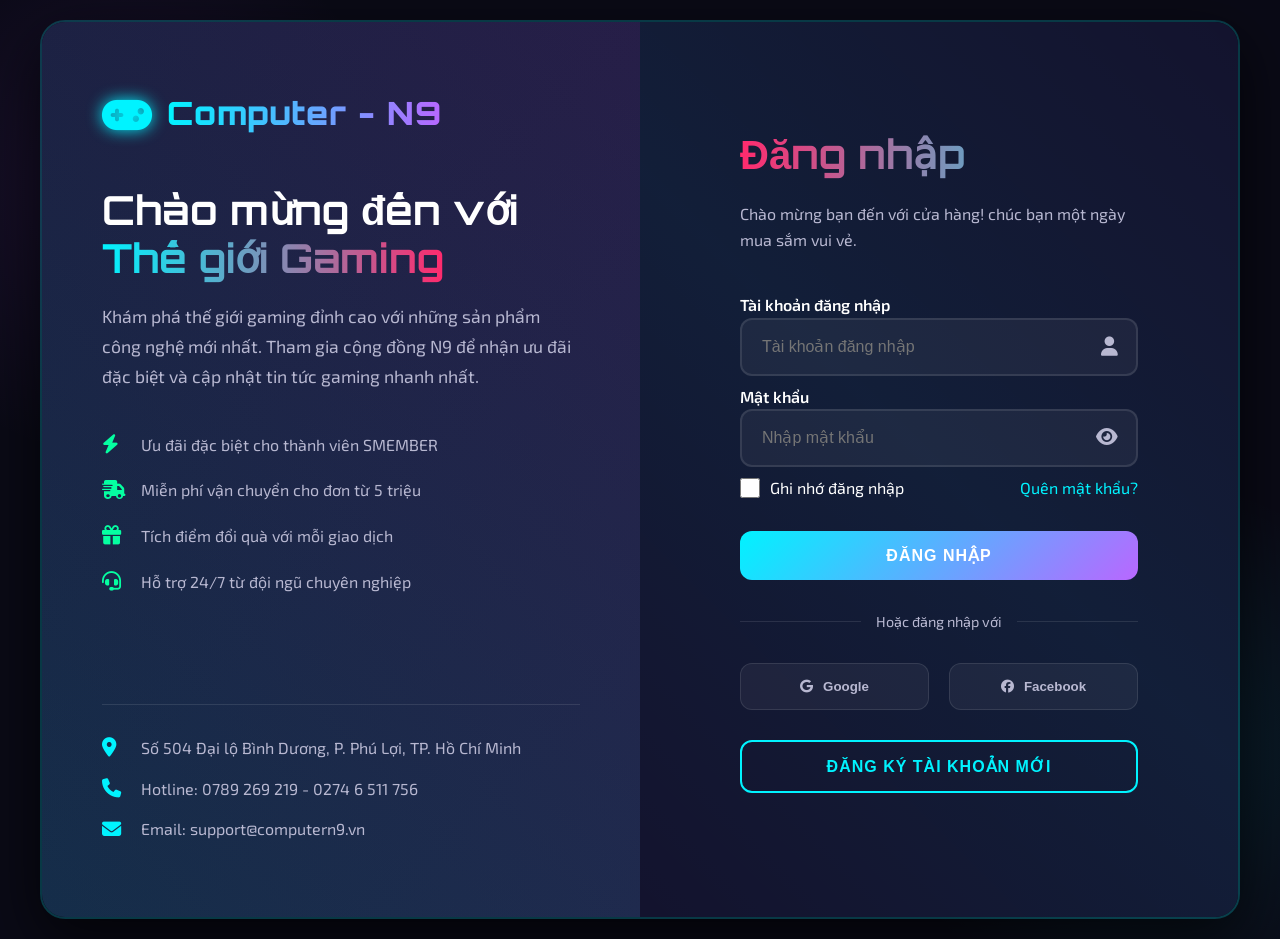
<file: index.html>
<!DOCTYPE html>
<html lang="vi">
<head>
    <meta charset="UTF-8">
    <meta name="viewport" content="width=device-width, initial-scale=1.0">
    <title>Computer - N9 | Đăng nhập & Đăng ký</title>
    <link rel="stylesheet" href="https://cdnjs.cloudflare.com/ajax/libs/font-awesome/6.4.0/css/all.min.css">
    <link href="https://fonts.googleapis.com/css2?family=Orbitron:wght@400;500;700;900&family=Exo+2:wght@300;400;500;600;700&display=swap" rel="stylesheet">
    <link rel="stylesheet" href="CSS/DangNhap.css">
    
</head>
<body>
    <div class="container">
        <div class="auth-container">
            <!-- Welcome Section -->
            <div class="welcome-section">
                <div class="logo">
                    <div class="logo-icon">
                        <i class="fas fa-gamepad"></i>
                    </div>
                    <div class="logo-text">Computer - N9</div>
                </div>
                
                <h1 class="welcome-title">Chào mừng đến với <span>Thế giới Gaming</span></h1>
                
                <p class="welcome-description">
                    Khám phá thế giới gaming đỉnh cao với những sản phẩm công nghệ mới nhất. 
                    Tham gia cộng đồng N9 để nhận ưu đãi đặc biệt và cập nhật tin tức gaming nhanh nhất.
                </p>
                
                <div class="features-list">
                    <div class="feature-item">
                        <i class="fas fa-bolt"></i>
                        <span>Ưu đãi đặc biệt cho thành viên SMEMBER</span>
                    </div>
                    <div class="feature-item">
                        <i class="fas fa-shipping-fast"></i>
                        <span>Miễn phí vận chuyển cho đơn từ 5 triệu</span>
                    </div>
                    <div class="feature-item">
                        <i class="fas fa-gift"></i>
                        <span>Tích điểm đổi quà với mỗi giao dịch</span>
                    </div>
                    <div class="feature-item">
                        <i class="fas fa-headset"></i>
                        <span>Hỗ trợ 24/7 từ đội ngũ chuyên nghiệp</span>
                    </div>
                </div>
                
                <div class="contact-info">
                    <div class="contact-item">
                        <i class="fas fa-map-marker-alt"></i>
                        <span>Số 504 Đại lộ Bình Dương, P. Phú Lợi, TP. Hồ Chí Minh</span>
                    </div>
                    <div class="contact-item">
                        <i class="fas fa-phone"></i>
                        <span>Hotline: 0789 269 219 - 0274 6 511 756</span>
                    </div>
                    <div class="contact-item">
                        <i class="fas fa-envelope"></i>
                        <span>Email: support@computern9.vn</span>
                    </div>
                </div>
            </div>
            
            <!-- Form Section -->
            <div class="form-section" id="form-section">
                <div class="form-container">
                    <!-- Login Form -->
                    <div class="login-form" id="login-form">
                        <h2 class="form-title">Đăng nhập</h2>
                        <p class="form-subtitle"> Chào mừng bạn đến với cửa hàng! chúc bạn một ngày mua sắm vui vẻ. </p>
                        
                        <div class="form-group">
                            <label class="form-label">Tài khoản đăng nhập</label>
                            <div class="input-with-icon">
                                <input type="text" class="form-input" id="login-identifier" placeholder="Tài khoản đăng nhập">
                                <i class="fas fa-user input-icon"></i>
                            </div>
                            <div class="error-message" id="login-identifier-error"></div>
                        </div>
                        
                        <div class="form-group">
                            <label class="form-label">Mật khẩu</label>
                            <div class="input-with-icon">
                                <input type="password" class="form-input" id="login-password" placeholder="Nhập mật khẩu">
                                <i class="fas fa-eye password-toggle input-icon" id="toggle-login-password"></i>
                            </div>
                            <div class="error-message" id="login-password-error"></div>
                        </div>
                        
                        <div class="form-options">
                            <label class="remember-me">
                                <input type="checkbox" class="checkbox" id="remember-me">
                                <span>Ghi nhớ đăng nhập</span>
                            </label>
                            <a href="#" class="forgot-password">Quên mật khẩu?</a>
                        </div>
                        
                        <button class="btn login-btn" id="login-submit">Đăng nhập</button>
                        
                        <div class="divider">
                            <span>Hoặc đăng nhập với</span>
                        </div>
                        
                        <div class="social-login">
                            <button class="social-btn google">
                                <i class="fab fa-google"></i>
                                Google
                            </button>
                            <button class="social-btn zalo">
                                <i class="fab fa-facebook"></i>
                                Facebook
                            </button>
                        </div>
                        
                        <button class="btn toggle-btn" id="show-register">Đăng ký tài khoản mới</button>
                    </div>
                    
                    <!-- Register Form -->
                    <div class="register-form" id="register-form">
                        <h2 class="register-title">Đăng ký trở thành SMEMBER</h2>
                        <!-- <div class="divider">
                            <span>Đăng ký bằng tài khoản mạng xã hội</span>
                        </div>
                        
                        <div class="social-login">
                            <button class="social-btn google">
                                <i class="fab fa-google"></i>
                                Google
                            </button>
                            <button class="social-btn zalo">
                                <i class="fab fa-facebook"></i>
                                Facebook
                            </button>
                        </div>
                        
                        <div class="divider">
                            <span>Hoặc điền thông tin sau</span>
                        </div> -->
                        
                        <form id="register-form-data">
                            <div class="form-row">
                                <div class="form-group">
                                    <label class="form-label">Họ và tên *</label>
                                    <input type="text" class="form-input" id="register-name" placeholder="Nhập họ và tên đầy đủ">
                                    <div class="error-message" id="register-name-error"></div>
                                </div>
                                <div class="form-group">
                                    <label class="form-label">Ngày sinh</label>
                                    <input type="date" class="form-input" id="register-birthday">
                                </div>
                            </div>
                            
                            <div class="form-row">
                                <div class="form-group">
                                    <label class="form-label">Số điện thoại *</label>
                                    <input type="tel" class="form-input" id="register-phone" placeholder="Nhập số điện thoại">
                                    <div class="error-message" id="register-phone-error"></div>
                                </div>
                                
                                <div class="form-group">
                                    <label class="form-label">Email *</label>
                                    <input type="email" class="form-input" id="register-email" placeholder="Nhập địa chỉ email">
                                    <div class="error-message" id="register-email-error"></div>
                                </div>
                            </div>
                            
                            <div class="form-group">
                                <label class="form-label">Tạo mật khẩu *</label>
                                <div class="input-with-icon">
                                    <input type="password" class="form-input" id="register-password" placeholder="Mật khẩu tối thiểu 6 ký tự, có ít nhất 1 chữ số">
                                    <i class="fas fa-eye password-toggle input-icon" id="toggle-register-password"></i>
                                </div>
                                
                                <div class="error-message" id="register-password-error"></div>
                            </div>
                            
                            <div class="form-group">
                                <label class="form-label">Xác nhận mật khẩu *</label>
                                <div class="input-with-icon">
                                    <input type="password" class="form-input" id="register-confirm-password" placeholder="Nhập lại mật khẩu">
                                    <i class="fas fa-eye password-toggle input-icon" id="toggle-confirm-password"></i>
                                </div>
                                <div class="error-message" id="register-confirm-password-error"></div>
                            </div>
                            
                            <div class="terms-agreement">
                                <input type="checkbox" class="checkbox" id="terms-agreement">
                                <span>Tôi đồng ý với <a href="#">Điều khoản dịch vụ</a> và <a href="#">Chính sách bảo mật</a> của Computer N9</span>
                            </div>
                            
                            <button type="submit" class="btn register-btn" id="register-submit">Đăng ký tài khoản</button>
                        </form>
                        
                        <a href="#" class="back-to-login" id="back-to-login">
                            <i class="fas fa-arrow-left"></i>
                            Quay lại đăng nhập
                        </a>
                    </div>
                </div>
            </div>
        </div>
    </div>

    <script src="JS/DangNhap.js"></script>
</body>
</html>
</file>
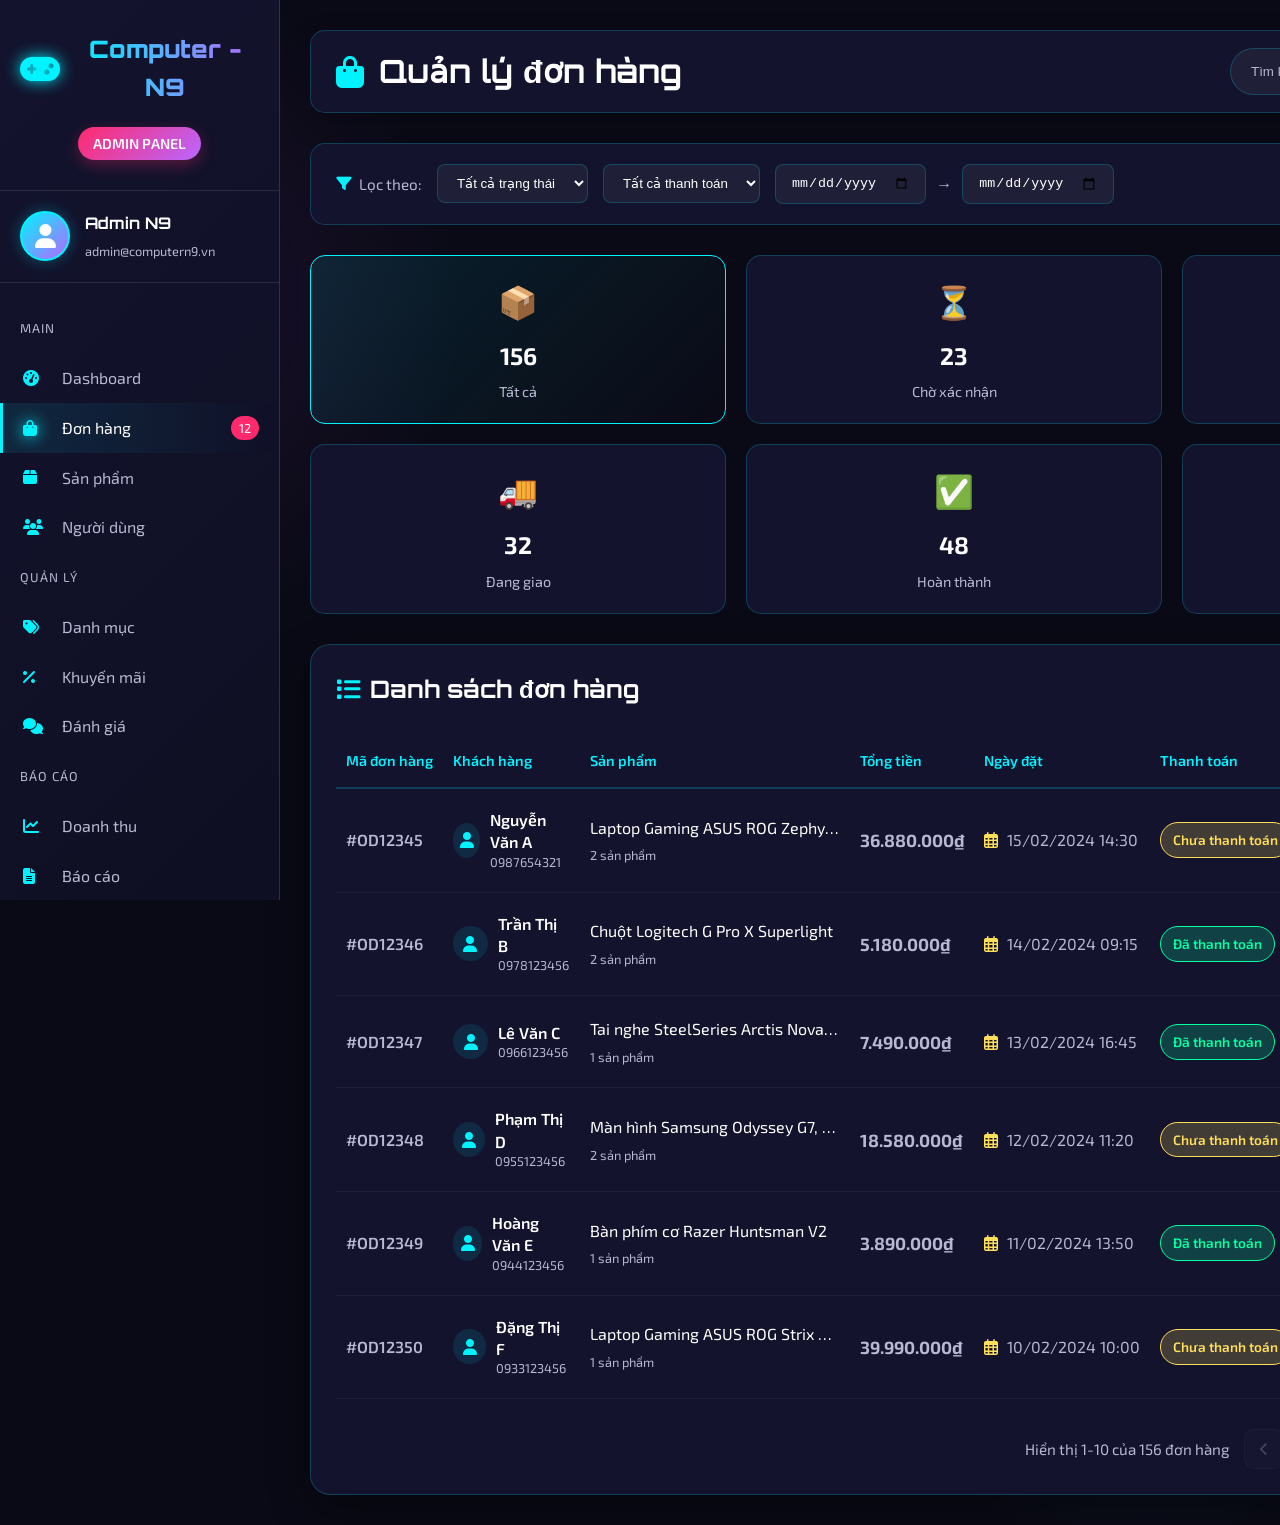
<file: admin_donhang.html>
<!DOCTYPE html>
<html lang="vi">
<head>
    <meta charset="UTF-8">
    <meta name="viewport" content="width=device-width, initial-scale=1.0">
    <title>Computer - N9 | Quản lý đơn hàng</title>
    <link rel="stylesheet" href="https://cdnjs.cloudflare.com/ajax/libs/font-awesome/6.4.0/css/all.min.css">
    <link href="https://fonts.googleapis.com/css2?family=Orbitron:wght@400;500;700;900&family=Exo+2:wght@300;400;500;600;700&display=swap" rel="stylesheet">
    <style>
        :root {
            --neon-blue: #00f3ff;
            --neon-purple: #b967ff;
            --neon-pink: #ff2a6d;
            --neon-green: #05ffa1;
            --neon-yellow: #ffde59;
            --neon-orange: #ff6b2b;
            --dark-bg: #0a0a16;
            --darker-bg: #050510;
            --card-bg: #13132e;
            --card-border: #1a1a3a;
            --text-primary: #ffffff;
            --text-secondary: #b8b8d1;
            --accent-glow: 0 0 15px currentColor;
            --transition-fast: 0.3s ease;
            --transition-slow: 0.6s cubic-bezier(0.175, 0.885, 0.32, 1.275);
            --sidebar-width: 280px;
        }

        * {
            margin: 0;
            padding: 0;
            box-sizing: border-box;
        }

        body {
            background-color: var(--dark-bg);
            color: var(--text-primary);
            font-family: 'Exo 2', sans-serif;
            line-height: 1.6;
            overflow-x: hidden;
            background-image: 
                radial-gradient(circle at 10% 20%, rgba(180, 70, 255, 0.1) 0%, transparent 20%),
                radial-gradient(circle at 90% 80%, rgba(0, 243, 255, 0.1) 0%, transparent 20%);
            min-height: 100vh;
        }

        h1, h2, h3, h4, .logo-text {
            font-family: 'Orbitron', sans-serif;
            font-weight: 700;
        }

        /* Admin Container */
        .admin-container {
            display: flex;
            min-height: 100vh;
        }

        /* Sidebar */
        .admin-sidebar {
            width: var(--sidebar-width);
            background: linear-gradient(135deg, var(--card-bg), #0f0f23);
            border-right: 1px solid rgba(0, 243, 255, 0.2);
            position: fixed;
            left: 0;
            top: 0;
            bottom: 0;
            overflow-y: auto;
            z-index: 100;
            transition: var(--transition-fast);
        }

        .sidebar-header {
            padding: 30px 20px;
            text-align: center;
            border-bottom: 1px solid rgba(255, 255, 255, 0.1);
        }

        .logo {
            display: flex;
            align-items: center;
            justify-content: center;
            gap: 10px;
            margin-bottom: 20px;
        }

        .logo-icon {
            font-size: 32px;
            color: var(--neon-blue);
            text-shadow: var(--accent-glow);
            animation: pulse 2s infinite alternate;
        }

        @keyframes pulse {
            0% { text-shadow: 0 0 5px var(--neon-blue); }
            100% { text-shadow: 0 0 20px var(--neon-blue), 0 0 30px var(--neon-blue); }
        }

        .logo-text {
            font-size: 24px;
            font-weight: 900;
            background: linear-gradient(90deg, var(--neon-blue), var(--neon-purple));
            -webkit-background-clip: text;
            background-clip: text;
            color: transparent;
        }

        .admin-badge {
            display: inline-block;
            padding: 5px 15px;
            background: linear-gradient(135deg, var(--neon-pink), var(--neon-purple));
            border-radius: 20px;
            font-size: 0.9rem;
            font-weight: 600;
            color: white;
            box-shadow: 0 5px 15px rgba(255, 42, 109, 0.3);
        }

        .admin-info {
            padding: 20px;
            display: flex;
            align-items: center;
            gap: 15px;
            border-bottom: 1px solid rgba(255, 255, 255, 0.1);
        }

        .admin-avatar {
            width: 50px;
            height: 50px;
            border-radius: 50%;
            background: linear-gradient(135deg, var(--neon-blue), var(--neon-purple));
            display: flex;
            align-items: center;
            justify-content: center;
            font-size: 24px;
            color: white;
            border: 2px solid var(--neon-blue);
            box-shadow: 0 0 15px rgba(0, 243, 255, 0.3);
        }

        .admin-details h4 {
            font-size: 1rem;
            margin-bottom: 5px;
        }

        .admin-details p {
            font-size: 0.8rem;
            color: var(--text-secondary);
        }

        .sidebar-menu {
            padding: 20px 0;
        }

        .menu-category {
            padding: 15px 20px;
            font-size: 0.8rem;
            text-transform: uppercase;
            color: var(--text-secondary);
            letter-spacing: 1px;
        }

        .menu-item {
            display: flex;
            align-items: center;
            gap: 15px;
            padding: 12px 20px;
            color: var(--text-secondary);
            transition: var(--transition-fast);
            cursor: pointer;
            border-left: 3px solid transparent;
        }

        .menu-item i {
            width: 24px;
            color: var(--neon-blue);
        }

        .menu-item:hover, .menu-item.active {
            background: linear-gradient(90deg, rgba(0, 243, 255, 0.1), transparent);
            color: white;
            border-left-color: var(--neon-blue);
        }

        .menu-item:hover i, .menu-item.active i {
            color: var(--neon-blue);
            text-shadow: var(--accent-glow);
        }

        .badge {
            margin-left: auto;
            background: var(--neon-pink);
            color: white;
            padding: 2px 8px;
            border-radius: 15px;
            font-size: 0.8rem;
        }

        /* Main Content */
        .admin-main {
            flex: 1;
            margin-left: var(--sidebar-width);
            padding: 30px;
        }

        /* Top Bar */
        .top-bar {
            display: flex;
            justify-content: space-between;
            align-items: center;
            margin-bottom: 30px;
            padding: 15px 25px;
            background: var(--card-bg);
            border-radius: 15px;
            border: 1px solid rgba(0, 243, 255, 0.2);
            box-shadow: 0 10px 30px rgba(0, 0, 0, 0.2);
        }

        .page-title {
            font-size: 2rem;
            color: white;
            display: flex;
            align-items: center;
            gap: 15px;
        }

        .page-title i {
            color: var(--neon-blue);
        }

        .top-bar-actions {
            display: flex;
            align-items: center;
            gap: 20px;
        }

        .search-box {
            display: flex;
            align-items: center;
            background: rgba(255, 255, 255, 0.05);
            border-radius: 30px;
            padding: 5px;
            border: 1px solid rgba(0, 243, 255, 0.2);
        }

        .search-box input {
            background: transparent;
            border: none;
            padding: 10px 15px;
            color: white;
            outline: none;
            width: 250px;
        }

        .search-box input::placeholder {
            color: var(--text-secondary);
        }

        .search-box button {
            background: transparent;
            border: none;
            color: var(--neon-blue);
            padding: 10px 15px;
            cursor: pointer;
            transition: var(--transition-fast);
        }

        .search-box button:hover {
            color: var(--neon-purple);
        }

        .notification-btn {
            position: relative;
            font-size: 1.2rem;
            color: var(--text-secondary);
            cursor: pointer;
            transition: var(--transition-fast);
        }

        .notification-btn:hover {
            color: var(--neon-blue);
        }

        .notification-badge {
            position: absolute;
            top: -5px;
            right: -5px;
            background: var(--neon-pink);
            color: white;
            font-size: 0.7rem;
            width: 18px;
            height: 18px;
            border-radius: 50%;
            display: flex;
            align-items: center;
            justify-content: center;
        }

        /* Filter Section */
        .filter-section {
            background: var(--card-bg);
            border-radius: 15px;
            border: 1px solid rgba(0, 243, 255, 0.2);
            padding: 20px 25px;
            margin-bottom: 30px;
            display: flex;
            flex-wrap: wrap;
            gap: 20px;
            align-items: center;
            justify-content: space-between;
        }

        .filter-group {
            display: flex;
            align-items: center;
            gap: 15px;
            flex-wrap: wrap;
        }

        .filter-label {
            display: flex;
            align-items: center;
            gap: 8px;
            color: var(--text-secondary);
            font-size: 0.95rem;
        }

        .filter-label i {
            color: var(--neon-blue);
        }

        .filter-select {
            background: rgba(255, 255, 255, 0.05);
            border: 1px solid rgba(0, 243, 255, 0.2);
            border-radius: 8px;
            padding: 10px 15px;
            color: white;
            outline: none;
            cursor: pointer;
            min-width: 150px;
        }

        .filter-select option {
            background: var(--card-bg);
            color: white;
        }

        .date-range {
            display: flex;
            align-items: center;
            gap: 10px;
        }

        .date-input {
            background: rgba(255, 255, 255, 0.05);
            border: 1px solid rgba(0, 243, 255, 0.2);
            border-radius: 8px;
            padding: 10px 15px;
            color: white;
            outline: none;
        }

        .apply-filter-btn {
            padding: 10px 25px;
            background: linear-gradient(135deg, var(--neon-blue), var(--neon-purple));
            color: white;
            border: none;
            border-radius: 8px;
            font-weight: 600;
            cursor: pointer;
            transition: var(--transition-fast);
        }

        .apply-filter-btn:hover {
            background: linear-gradient(135deg, var(--neon-purple), var(--neon-pink));
            transform: translateY(-2px);
            box-shadow: 0 5px 15px rgba(185, 103, 255, 0.4);
        }

        .reset-filter {
            color: var(--neon-pink);
            cursor: pointer;
            font-size: 0.9rem;
            transition: var(--transition-fast);
        }

        .reset-filter:hover {
            text-decoration: underline;
        }

        /* Orders Stats */
        .orders-stats {
            display: grid;
            grid-template-columns: repeat(6, 1fr);
            gap: 20px;
            margin-bottom: 30px;
        }

        @media (max-width: 1400px) {
            .orders-stats {
                grid-template-columns: repeat(3, 1fr);
            }
        }

        @media (max-width: 768px) {
            .orders-stats {
                grid-template-columns: repeat(2, 1fr);
            }
        }

        .stat-item {
            background: var(--card-bg);
            padding: 20px;
            border-radius: 15px;
            border: 1px solid rgba(0, 243, 255, 0.2);
            text-align: center;
            transition: var(--transition-fast);
            cursor: pointer;
        }

        .stat-item:hover {
            transform: translateY(-5px);
            border-color: var(--neon-blue);
            box-shadow: 0 10px 25px rgba(0, 243, 255, 0.2);
        }

        .stat-item.active {
            border-color: var(--neon-blue);
            background: linear-gradient(135deg, rgba(0, 243, 255, 0.1), transparent);
        }

        .stat-icon {
            font-size: 2rem;
            margin-bottom: 10px;
        }

        .stat-value {
            font-size: 1.5rem;
            font-weight: 700;
            margin-bottom: 5px;
        }

        .stat-label {
            color: var(--text-secondary);
            font-size: 0.9rem;
        }

        /* Orders Table */
        .orders-table-container {
            background: var(--card-bg);
            border-radius: 20px;
            border: 1px solid rgba(0, 243, 255, 0.2);
            padding: 25px;
            box-shadow: 0 15px 40px rgba(0, 0, 0, 0.4);
            overflow-x: auto;
        }

        .orders-header {
            display: flex;
            justify-content: space-between;
            align-items: center;
            margin-bottom: 25px;
        }

        .orders-title {
            font-size: 1.5rem;
            display: flex;
            align-items: center;
            gap: 10px;
        }

        .orders-title i {
            color: var(--neon-blue);
        }

        .export-btn {
            display: flex;
            align-items: center;
            gap: 10px;
            padding: 12px 25px;
            background: linear-gradient(135deg, var(--neon-green), var(--neon-blue));
            color: white;
            border: none;
            border-radius: 10px;
            font-weight: 600;
            cursor: pointer;
            transition: var(--transition-fast);
        }

        .export-btn:hover {
            background: linear-gradient(135deg, var(--neon-blue), var(--neon-purple));
            transform: translateY(-3px);
            box-shadow: 0 10px 25px rgba(5, 255, 161, 0.4);
        }

        .orders-table {
            width: 100%;
            border-collapse: collapse;
            min-width: 1200px;
        }

        .orders-table th {
            text-align: left;
            padding: 15px 10px;
            color: var(--neon-blue);
            font-weight: 600;
            font-size: 0.9rem;
            border-bottom: 2px solid rgba(0, 243, 255, 0.2);
            white-space: nowrap;
        }

        .orders-table td {
            padding: 20px 10px;
            border-bottom: 1px solid rgba(255, 255, 255, 0.05);
            color: var(--text-secondary);
        }

        .orders-table tbody tr {
            transition: var(--transition-fast);
            cursor: pointer;
        }

        .orders-table tbody tr:hover {
            background: rgba(255, 255, 255, 0.02);
            transform: scale(1.01);
            box-shadow: 0 5px 15px rgba(0, 243, 255, 0.1);
        }

        .order-id {
            color: var(--neon-blue);
            font-weight: 600;
        }

        .customer-info {
            display: flex;
            align-items: center;
            gap: 10px;
        }

        .customer-avatar {
            width: 35px;
            height: 35px;
            border-radius: 50%;
            background: rgba(0, 243, 255, 0.1);
            display: flex;
            align-items: center;
            justify-content: center;
            color: var(--neon-blue);
        }

        .customer-details {
            line-height: 1.4;
        }

        .customer-name {
            font-weight: 600;
            color: white;
        }

        .customer-phone {
            font-size: 0.8rem;
            color: var(--text-secondary);
        }

        .product-info {
            max-width: 250px;
        }

        .product-name {
            color: white;
            margin-bottom: 5px;
            white-space: nowrap;
            overflow: hidden;
            text-overflow: ellipsis;
        }

        .product-qty {
            font-size: 0.8rem;
            color: var(--text-secondary);
        }

        .order-total {
            color: var(--neon-green);
            font-weight: 700;
            font-size: 1.1rem;
        }

        .order-date {
            white-space: nowrap;
        }

        .order-date i {
            margin-right: 5px;
            color: var(--neon-yellow);
        }

        .status-badge {
            padding: 6px 12px;
            border-radius: 20px;
            font-size: 0.85rem;
            font-weight: 600;
            display: inline-block;
            white-space: nowrap;
        }

        .status-pending {
            background: rgba(255, 222, 89, 0.2);
            color: var(--neon-yellow);
            border: 1px solid var(--neon-yellow);
        }

        .status-processing {
            background: rgba(0, 243, 255, 0.2);
            color: var(--neon-blue);
            border: 1px solid var(--neon-blue);
        }

        .status-shipping {
            background: rgba(185, 103, 255, 0.2);
            color: var(--neon-purple);
            border: 1px solid var(--neon-purple);
        }

        .status-completed {
            background: rgba(5, 255, 161, 0.2);
            color: var(--neon-green);
            border: 1px solid var(--neon-green);
        }

        .status-cancelled {
            background: rgba(255, 42, 109, 0.2);
            color: var(--neon-pink);
            border: 1px solid var(--neon-pink);
        }

        .status-refunded {
            background: rgba(255, 107, 43, 0.2);
            color: var(--neon-orange);
            border: 1px solid var(--neon-orange);
        }

        .action-buttons {
            display: flex;
            gap: 8px;
        }

        .action-btn {
            width: 35px;
            height: 35px;
            border-radius: 8px;
            background: rgba(255, 255, 255, 0.05);
            border: 1px solid rgba(255, 255, 255, 0.1);
            color: var(--text-secondary);
            cursor: pointer;
            transition: var(--transition-fast);
            display: flex;
            align-items: center;
            justify-content: center;
        }

        .action-btn:hover {
            transform: translateY(-2px);
        }

        .action-btn.view:hover {
            background: rgba(0, 243, 255, 0.2);
            color: var(--neon-blue);
            border-color: var(--neon-blue);
        }

        .action-btn.edit:hover {
            background: rgba(5, 255, 161, 0.2);
            color: var(--neon-green);
            border-color: var(--neon-green);
        }

        .action-btn.print:hover {
            background: rgba(255, 222, 89, 0.2);
            color: var(--neon-yellow);
            border-color: var(--neon-yellow);
        }

        /* Pagination */
        .pagination {
            display: flex;
            justify-content: flex-end;
            align-items: center;
            gap: 15px;
            margin-top: 30px;
        }

        .pagination-info {
            color: var(--text-secondary);
            font-size: 0.95rem;
        }

        .pagination-buttons {
            display: flex;
            gap: 8px;
        }

        .page-btn {
            width: 40px;
            height: 40px;
            border-radius: 10px;
            background: rgba(255, 255, 255, 0.05);
            border: 1px solid rgba(255, 255, 255, 0.1);
            color: var(--text-secondary);
            cursor: pointer;
            transition: var(--transition-fast);
            display: flex;
            align-items: center;
            justify-content: center;
        }

        .page-btn:hover, .page-btn.active {
            background: linear-gradient(135deg, var(--neon-blue), var(--neon-purple));
            color: white;
            border-color: transparent;
        }

        .page-btn:disabled {
            opacity: 0.3;
            cursor: not-allowed;
        }

        /* Modal */
        .modal {
            display: none;
            position: fixed;
            top: 0;
            left: 0;
            width: 100%;
            height: 100%;
            background: rgba(0, 0, 0, 0.8);
            backdrop-filter: blur(5px);
            z-index: 1000;
            align-items: center;
            justify-content: center;
        }

        .modal.active {
            display: flex;
            animation: fadeIn 0.3s ease;
        }

        .modal-content {
            background: var(--card-bg);
            border-radius: 20px;
            border: 2px solid rgba(0, 243, 255, 0.3);
            width: 90%;
            max-width: 800px;
            max-height: 90vh;
            overflow-y: auto;
            box-shadow: 0 20px 60px rgba(0, 0, 0, 0.7);
        }

        .modal-header {
            padding: 25px;
            border-bottom: 1px solid rgba(255, 255, 255, 0.1);
            display: flex;
            justify-content: space-between;
            align-items: center;
        }

        .modal-title {
            font-size: 1.5rem;
            display: flex;
            align-items: center;
            gap: 10px;
        }

        .modal-close {
            width: 40px;
            height: 40px;
            border-radius: 10px;
            background: rgba(255, 255, 255, 0.05);
            border: 1px solid rgba(255, 255, 255, 0.1);
            color: var(--text-secondary);
            cursor: pointer;
            transition: var(--transition-fast);
            display: flex;
            align-items: center;
            justify-content: center;
            font-size: 1.2rem;
        }

        .modal-close:hover {
            background: var(--neon-pink);
            color: white;
            border-color: var(--neon-pink);
        }

        .modal-body {
            padding: 25px;
        }

        /* Order Details */
        .order-detail-section {
            margin-bottom: 25px;
            padding: 20px;
            background: rgba(255, 255, 255, 0.02);
            border-radius: 15px;
            border: 1px solid rgba(0, 243, 255, 0.1);
        }

        .detail-title {
            font-size: 1.1rem;
            color: var(--neon-blue);
            margin-bottom: 15px;
            display: flex;
            align-items: center;
            gap: 10px;
        }

        .detail-grid {
            display: grid;
            grid-template-columns: repeat(2, 1fr);
            gap: 15px;
        }

        .detail-item {
            display: flex;
            flex-direction: column;
            gap: 5px;
        }

        .detail-label {
            font-size: 0.9rem;
            color: var(--text-secondary);
        }

        .detail-value {
            font-size: 1.1rem;
            font-weight: 600;
            color: white;
        }

        .status-select {
            background: rgba(255, 255, 255, 0.05);
            border: 1px solid rgba(0, 243, 255, 0.2);
            border-radius: 8px;
            padding: 10px;
            color: white;
            outline: none;
            width: 100%;
        }

        .modal-footer {
            padding: 20px 25px;
            border-top: 1px solid rgba(255, 255, 255, 0.1);
            display: flex;
            justify-content: flex-end;
            gap: 15px;
        }

        .modal-btn {
            padding: 12px 30px;
            border-radius: 10px;
            font-weight: 600;
            cursor: pointer;
            transition: var(--transition-fast);
            border: none;
        }

        .modal-btn.save {
            background: linear-gradient(135deg, var(--neon-blue), var(--neon-purple));
            color: white;
        }

        .modal-btn.save:hover {
            background: linear-gradient(135deg, var(--neon-purple), var(--neon-pink));
            transform: translateY(-2px);
            box-shadow: 0 5px 15px rgba(185, 103, 255, 0.4);
        }

        .modal-btn.cancel {
            background: transparent;
            color: var(--neon-pink);
            border: 1px solid var(--neon-pink);
        }

        .modal-btn.cancel:hover {
            background: rgba(255, 42, 109, 0.1);
            transform: translateY(-2px);
        }

        /* Notification */
        .notification {
            position: fixed;
            top: 30px;
            right: 30px;
            padding: 20px 25px;
            border-radius: 12px;
            font-weight: 600;
            z-index: 10000;
            animation: slideIn 0.5s cubic-bezier(0.175, 0.885, 0.32, 1.275);
            max-width: 350px;
            backdrop-filter: blur(10px);
            border: 1px solid rgba(255, 255, 255, 0.1);
        }

        .notification.success {
            background: linear-gradient(90deg, rgba(5, 255, 161, 0.1), rgba(10, 10, 22, 0.9));
            color: var(--neon-green);
            border-left: 4px solid var(--neon-green);
        }

        .notification.error {
            background: linear-gradient(90deg, rgba(255, 42, 109, 0.1), rgba(10, 10, 22, 0.9));
            color: var(--neon-pink);
            border-left: 4px solid var(--neon-pink);
        }

        .notification.info {
            background: linear-gradient(90deg, rgba(0, 243, 255, 0.1), rgba(10, 10, 22, 0.9));
            color: var(--neon-blue);
            border-left: 4px solid var(--neon-blue);
        }

        @keyframes slideIn {
            from { transform: translateX(100%); opacity: 0; }
            to { transform: translateX(0); opacity: 1; }
        }

        @keyframes fadeIn {
            from { opacity: 0; }
            to { opacity: 1; }
        }

        @keyframes fadeOut {
            from { opacity: 1; }
            to { opacity: 0; }
        }
    </style>
</head>
<body>
    <div class="admin-container">
        <!-- Sidebar -->
        <div class="admin-sidebar">
            <div class="sidebar-header">
                <div class="logo">
                    <div class="logo-icon">
                        <i class="fas fa-gamepad"></i>
                    </div>
                    <div class="logo-text">Computer - N9</div>
                </div>
                <span class="admin-badge">ADMIN PANEL</span>
            </div>

            <div class="admin-info">
                <div class="admin-avatar">
                    <i class="fas fa-user"></i>
                </div>
                <div class="admin-details">
                    <h4>Admin N9</h4>
                    <p>admin@computern9.vn</p>
                </div>
            </div>

            <div class="sidebar-menu">
                <div class="menu-category">Main</div>
                <div class="menu-item">
                    <i class="fas fa-tachometer-alt"></i>
                    <span>Dashboard</span>
                </div>
                <div class="menu-item active">
                    <i class="fas fa-shopping-bag"></i>
                    <span>Đơn hàng</span>
                    <span class="badge">12</span>
                </div>
                <div class="menu-item">
                    <i class="fas fa-box"></i>
                    <span>Sản phẩm</span>
                </div>
                <div class="menu-item">
                    <i class="fas fa-users"></i>
                    <span>Người dùng</span>
                </div>
                
                <div class="menu-category">Quản lý</div>
                <div class="menu-item">
                    <i class="fas fa-tags"></i>
                    <span>Danh mục</span>
                </div>
                <div class="menu-item">
                    <i class="fas fa-percent"></i>
                    <span>Khuyến mãi</span>
                </div>
                <div class="menu-item">
                    <i class="fas fa-comments"></i>
                    <span>Đánh giá</span>
                </div>
                
                <div class="menu-category">Báo cáo</div>
                <div class="menu-item">
                    <i class="fas fa-chart-line"></i>
                    <span>Doanh thu</span>
                </div>
                <div class="menu-item">
                    <i class="fas fa-file-alt"></i>
                    <span>Báo cáo</span>
                </div>
                
                <div class="menu-category">Cài đặt</div>
                <div class="menu-item">
                    <i class="fas fa-cog"></i>
                    <span>Cấu hình</span>
                </div>
                <div class="menu-item">
                    <i class="fas fa-shield-alt"></i>
                    <span>Bảo mật</span>
                </div>
            </div>
        </div>

        <!-- Main Content -->
        <div class="admin-main">
            <!-- Top Bar -->
            <div class="top-bar">
                <h1 class="page-title">
                    <i class="fas fa-shopping-bag"></i>
                    Quản lý đơn hàng
                </h1>
                <div class="top-bar-actions">
                    <div class="search-box">
                        <input type="text" placeholder="Tìm kiếm đơn hàng...">
                        <button><i class="fas fa-search"></i></button>
                    </div>
                    <div class="notification-btn">
                        <i class="far fa-bell"></i>
                        <span class="notification-badge">3</span>
                    </div>
                </div>
            </div>

            <!-- Filter Section -->
            <div class="filter-section">
                <div class="filter-group">
                    <div class="filter-label">
                        <i class="fas fa-filter"></i>
                        <span>Lọc theo:</span>
                    </div>
                    
                    <select class="filter-select" id="statusFilter">
                        <option value="all">Tất cả trạng thái</option>
                        <option value="pending">Chờ xác nhận</option>
                        <option value="processing">Đang xử lý</option>
                        <option value="shipping">Đang giao</option>
                        <option value="completed">Hoàn thành</option>
                        <option value="cancelled">Đã hủy</option>
                        <option value="refunded">Hoàn tiền</option>
                    </select>

                    <select class="filter-select" id="paymentFilter">
                        <option value="all">Tất cả thanh toán</option>
                        <option value="cod">COD</option>
                        <option value="bank">Chuyển khoản</option>
                        <option value="card">Thẻ tín dụng</option>
                        <option value="momo">Momo</option>
                    </select>

                    <div class="date-range">
                        <input type="date" class="date-input" id="fromDate" placeholder="Từ ngày">
                        <span style="color: var(--text-secondary);">→</span>
                        <input type="date" class="date-input" id="toDate" placeholder="Đến ngày">
                    </div>
                </div>

                <div class="filter-group">
                    <button class="apply-filter-btn" onclick="applyFilters()">Áp dụng</button>
                    <span class="reset-filter" onclick="resetFilters()">Đặt lại</span>
                </div>
            </div>

            <!-- Orders Stats -->
            <div class="orders-stats">
                <div class="stat-item active" onclick="filterByStatus('all')">
                    <div class="stat-icon">📦</div>
                    <div class="stat-value">156</div>
                    <div class="stat-label">Tất cả</div>
                </div>
                <div class="stat-item" onclick="filterByStatus('pending')">
                    <div class="stat-icon">⏳</div>
                    <div class="stat-value">23</div>
                    <div class="stat-label">Chờ xác nhận</div>
                </div>
                <div class="stat-item" onclick="filterByStatus('processing')">
                    <div class="stat-icon">⚙️</div>
                    <div class="stat-value">45</div>
                    <div class="stat-label">Đang xử lý</div>
                </div>
                <div class="stat-item" onclick="filterByStatus('shipping')">
                    <div class="stat-icon">🚚</div>
                    <div class="stat-value">32</div>
                    <div class="stat-label">Đang giao</div>
                </div>
                <div class="stat-item" onclick="filterByStatus('completed')">
                    <div class="stat-icon">✅</div>
                    <div class="stat-value">48</div>
                    <div class="stat-label">Hoàn thành</div>
                </div>
                <div class="stat-item" onclick="filterByStatus('cancelled')">
                    <div class="stat-icon">❌</div>
                    <div class="stat-value">8</div>
                    <div class="stat-label">Đã hủy</div>
                </div>
            </div>

            <!-- Orders Table -->
            <div class="orders-table-container">
                <div class="orders-header">
                    <h3 class="orders-title">
                        <i class="fas fa-list"></i>
                        Danh sách đơn hàng
                    </h3>
                    <button class="export-btn" onclick="exportOrders()">
                        <i class="fas fa-file-export"></i>
                        Xuất Excel
                    </button>
                </div>

                <table class="orders-table">
                    <thead>
                        <tr>
                            <th>Mã đơn hàng</th>
                            <th>Khách hàng</th>
                            <th>Sản phẩm</th>
                            <th>Tổng tiền</th>
                            <th>Ngày đặt</th>
                            <th>Thanh toán</th>
                            <th>Trạng thái</th>
                            <th>Thao tác</th>
                        </tr>
                    </thead>
                    <tbody id="ordersTableBody">
                        <!-- Order rows will be dynamically loaded here -->
                    </tbody>
                </table>

                <!-- Pagination -->
                <div class="pagination">
                    <div class="pagination-info">
                        Hiển thị 1-10 của 156 đơn hàng
                    </div>
                    <div class="pagination-buttons">
                        <button class="page-btn" disabled><i class="fas fa-chevron-left"></i></button>
                        <button class="page-btn active">1</button>
                        <button class="page-btn">2</button>
                        <button class="page-btn">3</button>
                        <button class="page-btn">4</button>
                        <button class="page-btn">5</button>
                        <button class="page-btn"><i class="fas fa-chevron-right"></i></button>
                    </div>
                </div>
            </div>
        </div>
    </div>

    <!-- Order Detail Modal -->
    <div class="modal" id="orderModal">
        <div class="modal-content">
            <div class="modal-header">
                <h3 class="modal-title">
                    <i class="fas fa-shopping-bag" style="color: var(--neon-blue);"></i>
                    Chi tiết đơn hàng #OD12345
                </h3>
                <div class="modal-close" onclick="closeModal()">
                    <i class="fas fa-times"></i>
                </div>
            </div>
            <div class="modal-body">
                <!-- Customer Info -->
                <div class="order-detail-section">
                    <div class="detail-title">
                        <i class="fas fa-user"></i>
                        Thông tin khách hàng
                    </div>
                    <div class="detail-grid">
                        <div class="detail-item">
                            <span class="detail-label">Họ tên:</span>
                            <span class="detail-value">Nguyễn Văn A</span>
                        </div>
                        <div class="detail-item">
                            <span class="detail-label">Số điện thoại:</span>
                            <span class="detail-value">0987654321</span>
                        </div>
                        <div class="detail-item">
                            <span class="detail-label">Email:</span>
                            <span class="detail-value">nguyenvana@email.com</span>
                        </div>
                        <div class="detail-item">
                            <span class="detail-label">Địa chỉ:</span>
                            <span class="detail-value">Số 504 Đại lộ Bình Dương, P. Phú Lợi, TP. HCM</span>
                        </div>
                    </div>
                </div>

                <!-- Order Info -->
                <div class="order-detail-section">
                    <div class="detail-title">
                        <i class="fas fa-info-circle"></i>
                        Thông tin đơn hàng
                    </div>
                    <div class="detail-grid">
                        <div class="detail-item">
                            <span class="detail-label">Mã đơn hàng:</span>
                            <span class="detail-value">#OD12345</span>
                        </div>
                        <div class="detail-item">
                            <span class="detail-label">Ngày đặt:</span>
                            <span class="detail-value">15/02/2024 14:30</span>
                        </div>
                        <div class="detail-item">
                            <span class="detail-label">Phương thức thanh toán:</span>
                            <span class="detail-value">COD</span>
                        </div>
                        <div class="detail-item">
                            <span class="detail-label">Trạng thái thanh toán:</span>
                            <span class="detail-value status-badge status-pending">Chưa thanh toán</span>
                        </div>
                        <div class="detail-item">
                            <span class="detail-label">Trạng thái đơn hàng:</span>
                            <select class="status-select" id="orderStatusSelect">
                                <option value="pending">Chờ xác nhận</option>
                                <option value="processing">Đang xử lý</option>
                                <option value="shipping">Đang giao</option>
                                <option value="completed">Hoàn thành</option>
                                <option value="cancelled">Đã hủy</option>
                                <option value="refunded">Hoàn tiền</option>
                            </select>
                        </div>
                    </div>
                </div>

                <!-- Products List -->
                <div class="order-detail-section">
                    <div class="detail-title">
                        <i class="fas fa-box"></i>
                        Sản phẩm đã đặt
                    </div>
                    <table style="width: 100%; border-collapse: collapse;">
                        <thead>
                            <tr style="border-bottom: 1px solid rgba(255,255,255,0.1);">
                                <th style="padding: 10px 0; text-align: left; color: var(--neon-blue);">Sản phẩm</th>
                                <th style="padding: 10px; text-align: center; color: var(--neon-blue);">SL</th>
                                <th style="padding: 10px; text-align: right; color: var(--neon-blue);">Đơn giá</th>
                                <th style="padding: 10px; text-align: right; color: var(--neon-blue);">Thành tiền</th>
                            </tr>
                        </thead>
                        <tbody>
                            <tr>
                                <td style="padding: 15px 0;">Laptop Gaming ASUS ROG Zephyrus G14</td>
                                <td style="padding: 15px; text-align: center;">1</td>
                                <td style="padding: 15px; text-align: right;">32.990.000₫</td>
                                <td style="padding: 15px; text-align: right;">32.990.000₫</td>
                            </tr>
                            <tr>
                                <td style="padding: 15px 0;">Bàn phím cơ Razer Huntsman V2</td>
                                <td style="padding: 15px; text-align: center;">1</td>
                                <td style="padding: 15px; text-align: right;">3.890.000₫</td>
                                <td style="padding: 15px; text-align: right;">3.890.000₫</td>
                            </tr>
                        </tbody>
                        <tfoot>
                            <tr style="border-top: 1px solid rgba(255,255,255,0.1);">
                                <td colspan="3" style="padding: 15px 0; text-align: right; font-weight: 600;">Tổng cộng:</td>
                                <td style="padding: 15px; text-align: right; color: var(--neon-green); font-weight: 700; font-size: 1.2rem;">36.880.000₫</td>
                            </tr>
                        </tfoot>
                    </table>
                </div>
            </div>
            <div class="modal-footer">
                <button class="modal-btn cancel" onclick="closeModal()">Đóng</button>
                <button class="modal-btn save" onclick="saveOrderChanges()">Lưu thay đổi</button>
            </div>
        </div>
    </div>

    <script>
        // Sample orders data
        const orders = [
            {
                id: 'OD12345',
                customer: 'Nguyễn Văn A',
                phone: '0987654321',
                products: [
                    { name: 'Laptop Gaming ASUS ROG Zephyrus G14', qty: 1, price: 32990000 },
                    { name: 'Bàn phím cơ Razer Huntsman V2', qty: 1, price: 3890000 }
                ],
                total: 36880000,
                date: '15/02/2024 14:30',
                payment: 'COD',
                paymentStatus: 'pending',
                status: 'processing',
                address: 'Số 504 Đại lộ Bình Dương, P. Phú Lợi, TP. HCM'
            },
            {
                id: 'OD12346',
                customer: 'Trần Thị B',
                phone: '0978123456',
                products: [
                    { name: 'Chuột Logitech G Pro X Superlight', qty: 2, price: 2590000 }
                ],
                total: 5180000,
                date: '14/02/2024 09:15',
                payment: 'Bank',
                paymentStatus: 'paid',
                status: 'shipping',
                address: '123 Nguyễn Trãi, Q.1, TP. HCM'
            },
            {
                id: 'OD12347',
                customer: 'Lê Văn C',
                phone: '0966123456',
                products: [
                    { name: 'Tai nghe SteelSeries Arctis Nova Pro', qty: 1, price: 7490000 }
                ],
                total: 7490000,
                date: '13/02/2024 16:45',
                payment: 'Momo',
                paymentStatus: 'paid',
                status: 'completed',
                address: '456 Lê Lợi, Q.3, TP. HCM'
            },
            {
                id: 'OD12348',
                customer: 'Phạm Thị D',
                phone: '0955123456',
                products: [
                    { name: 'Màn hình Samsung Odyssey G7', qty: 1, price: 15990000 },
                    { name: 'Chuột Logitech G Pro', qty: 1, price: 2590000 }
                ],
                total: 18580000,
                date: '12/02/2024 11:20',
                payment: 'COD',
                paymentStatus: 'pending',
                status: 'pending',
                address: '789 Võ Văn Tần, Q.5, TP. HCM'
            },
            {
                id: 'OD12349',
                customer: 'Hoàng Văn E',
                phone: '0944123456',
                products: [
                    { name: 'Bàn phím cơ Razer Huntsman V2', qty: 1, price: 3890000 }
                ],
                total: 3890000,
                date: '11/02/2024 13:50',
                payment: 'Card',
                paymentStatus: 'paid',
                status: 'cancelled',
                address: '321 Nguyễn Huệ, Q.1, TP. HCM'
            },
            {
                id: 'OD12350',
                customer: 'Đặng Thị F',
                phone: '0933123456',
                products: [
                    { name: 'Laptop Gaming ASUS ROG Strix G16', qty: 1, price: 39990000 }
                ],
                total: 39990000,
                date: '10/02/2024 10:00',
                payment: 'COD',
                paymentStatus: 'pending',
                status: 'refunded',
                address: '654 Điện Biên Phủ, Q.10, TP. HCM'
            }
        ];

        // DOM Elements
        const ordersTableBody = document.getElementById('ordersTableBody');
        const orderModal = document.getElementById('orderModal');

        // Initialize page
        document.addEventListener('DOMContentLoaded', function() {
            renderOrdersTable(orders);
        });

        // Render orders table
        function renderOrdersTable(ordersArray) {
            let html = '';
            
            ordersArray.forEach(order => {
                const totalProducts = order.products.reduce((sum, p) => sum + p.qty, 0);
                const productNames = order.products.map(p => p.name).join(', ');
                
                // Determine status class
                let statusClass = '';
                let statusText = '';
                
                switch(order.status) {
                    case 'pending':
                        statusClass = 'status-pending';
                        statusText = 'Chờ xác nhận';
                        break;
                    case 'processing':
                        statusClass = 'status-processing';
                        statusText = 'Đang xử lý';
                        break;
                    case 'shipping':
                        statusClass = 'status-shipping';
                        statusText = 'Đang giao';
                        break;
                    case 'completed':
                        statusClass = 'status-completed';
                        statusText = 'Hoàn thành';
                        break;
                    case 'cancelled':
                        statusClass = 'status-cancelled';
                        statusText = 'Đã hủy';
                        break;
                    case 'refunded':
                        statusClass = 'status-refunded';
                        statusText = 'Hoàn tiền';
                        break;
                }

                html += `
                    <tr onclick="viewOrderDetails('${order.id}')">
                        <td class="order-id">#${order.id}</td>
                        <td>
                            <div class="customer-info">
                                <div class="customer-avatar">
                                    <i class="fas fa-user"></i>
                                </div>
                                <div class="customer-details">
                                    <div class="customer-name">${order.customer}</div>
                                    <div class="customer-phone">${order.phone}</div>
                                </div>
                            </div>
                        </td>
                        <td>
                            <div class="product-info">
                                <div class="product-name">${productNames}</div>
                                <div class="product-qty">${totalProducts} sản phẩm</div>
                            </div>
                        </td>
                        <td class="order-total">${formatPrice(order.total)}</td>
                        <td class="order-date">
                            <i class="far fa-calendar-alt"></i>
                            ${order.date}
                        </td>
                        <td>
                            <span class="status-badge ${order.paymentStatus === 'paid' ? 'status-completed' : 'status-pending'}">
                                ${order.paymentStatus === 'paid' ? 'Đã thanh toán' : 'Chưa thanh toán'}
                            </span>
                        </td>
                        <td>
                            <span class="status-badge ${statusClass}">${statusText}</span>
                        </td>
                        <td onclick="event.stopPropagation()">
                            <div class="action-buttons">
                                <div class="action-btn view" onclick="viewOrderDetails('${order.id}')">
                                    <i class="fas fa-eye"></i>
                                </div>
                                <div class="action-btn edit" onclick="editOrder('${order.id}')">
                                    <i class="fas fa-edit"></i>
                                </div>
                                <div class="action-btn print" onclick="printOrder('${order.id}')">
                                    <i class="fas fa-print"></i>
                                </div>
                            </div>
                        </td>
                    </tr>
                `;
            });

            ordersTableBody.innerHTML = html;
        }

        // Format price
        function formatPrice(price) {
            return price.toString().replace(/\B(?=(\d{3})+(?!\d))/g, ".") + '₫';
    }

        // Filter by status
        function filterByStatus(status) {
            document.querySelectorAll('.stat-item').forEach(item => item.classList.remove('active'));
            event.currentTarget.classList.add('active');
            
            let filteredOrders = orders;
            if (status !== 'all') {
                filteredOrders = orders.filter(order => order.status === status);
            }
            
            renderOrdersTable(filteredOrders);
            showNotification(`Đã lọc đơn hàng theo trạng thái`, 'info');
        }

        // Apply filters
        function applyFilters() {
            const status = document.getElementById('statusFilter').value;
            const payment = document.getElementById('paymentFilter').value;
            const fromDate = document.getElementById('fromDate').value;
            const toDate = document.getElementById('toDate').value;

            let filteredOrders = orders;

            if (status !== 'all') {
                filteredOrders = filteredOrders.filter(order => order.status === status);
            }

            // Add more filter logic here

            renderOrdersTable(filteredOrders);
            showNotification('Đã áp dụng bộ lọc', 'success');
        }

        // Reset filters
        function resetFilters() {
            document.getElementById('statusFilter').value = 'all';
            document.getElementById('paymentFilter').value = 'all';
            document.getElementById('fromDate').value = '';
            document.getElementById('toDate').value = '';
            
            renderOrdersTable(orders);
            showNotification('Đã đặt lại bộ lọc', 'info');
        }

        // View order details
        function viewOrderDetails(orderId) {
            const order = orders.find(o => o.id === orderId);
            if (order) {
                // Update modal with order data
                document.querySelector('.modal-title').innerHTML = `
                    <i class="fas fa-shopping-bag" style="color: var(--neon-blue);"></i>
                    Chi tiết đơn hàng #${orderId}
                `;
                
                // Show modal
                orderModal.classList.add('active');
            }
        }

        // Edit order
        function editOrder(orderId) {
            viewOrderDetails(orderId);
            // Enable editing mode
        }

        // Print order
        function printOrder(orderId) {
            showNotification(`Đang in đơn hàng #${orderId}`, 'info');
        }

        // Export orders
        function exportOrders() {
            showNotification('Đang xuất file Excel...', 'info');
            setTimeout(() => {
                showNotification('Xuất file thành công!', 'success');
            }, 1500);
        }

        // Close modal
        function closeModal() {
            orderModal.classList.remove('active');
        }

        // Save order changes
        function saveOrderChanges() {
            const newStatus = document.getElementById('orderStatusSelect').value;
            showNotification('Đã cập nhật trạng thái đơn hàng', 'success');
            setTimeout(() => {
                closeModal();
            }, 1500);
        }

        // Show notification
        function showNotification(message, type = 'success') {
            const existingNotifications = document.querySelectorAll('.notification');
            existingNotifications.forEach(notification => notification.remove());

            const notification = document.createElement('div');
            notification.className = `notification ${type}`;
            
            let icon = '';
            if (type === 'success') icon = '<i class="fas fa-check-circle"></i> ';
            else if (type === 'error') icon = '<i class="fas fa-exclamation-circle"></i> ';
            else if (type === 'info') icon = '<i class="fas fa-info-circle"></i> ';
            
            notification.innerHTML = icon + message;
            document.body.appendChild(notification);
            
            setTimeout(() => {
                if (notification.parentNode) {
                    notification.style.animation = 'fadeOut 0.5s ease';
                    setTimeout(() => notification.remove(), 500);
                }
            }, 3000);
        }

        // Handle sidebar navigation
        document.querySelectorAll('.menu-item').forEach(item => {
            item.addEventListener('click', function() {
                if (!this.classList.contains('active')) {
                    document.querySelectorAll('.menu-item').forEach(mi => mi.classList.remove('active'));
                    this.classList.add('active');
                    showNotification(`Đang chuyển đến ${this.querySelector('span').textContent}`, 'info');
                }
            });
        });

        // Handle search
        document.querySelector('.search-box button').addEventListener('click', function() {
            const searchTerm = document.querySelector('.search-box input').value;
            if (searchTerm) {
                const filteredOrders = orders.filter(order => 
                    order.id.includes(searchTerm) || 
                    order.customer.toLowerCase().includes(searchTerm.toLowerCase())
                );
                renderOrdersTable(filteredOrders);
                showNotification(`Tìm thấy ${filteredOrders.length} đơn hàng`, 'info');
            }
        });

        // Handle notification button
        document.querySelector('.notification-btn').addEventListener('click', function() {
            showNotification('Bạn có 3 thông báo mới về đơn hàng', 'info');
        });

        // Handle click outside modal to close
        window.onclick = function(event) {
            if (event.target === orderModal) {
                closeModal();
            }
        };

        // Add fadeOut animation
        const style = document.createElement('style');
        style.textContent = `
            @keyframes fadeOut {
                from { opacity: 1; }
                to { opacity: 0; }
            }
        `;
        document.head.appendChild(style);
    </script>
</body>
</html>
</file>
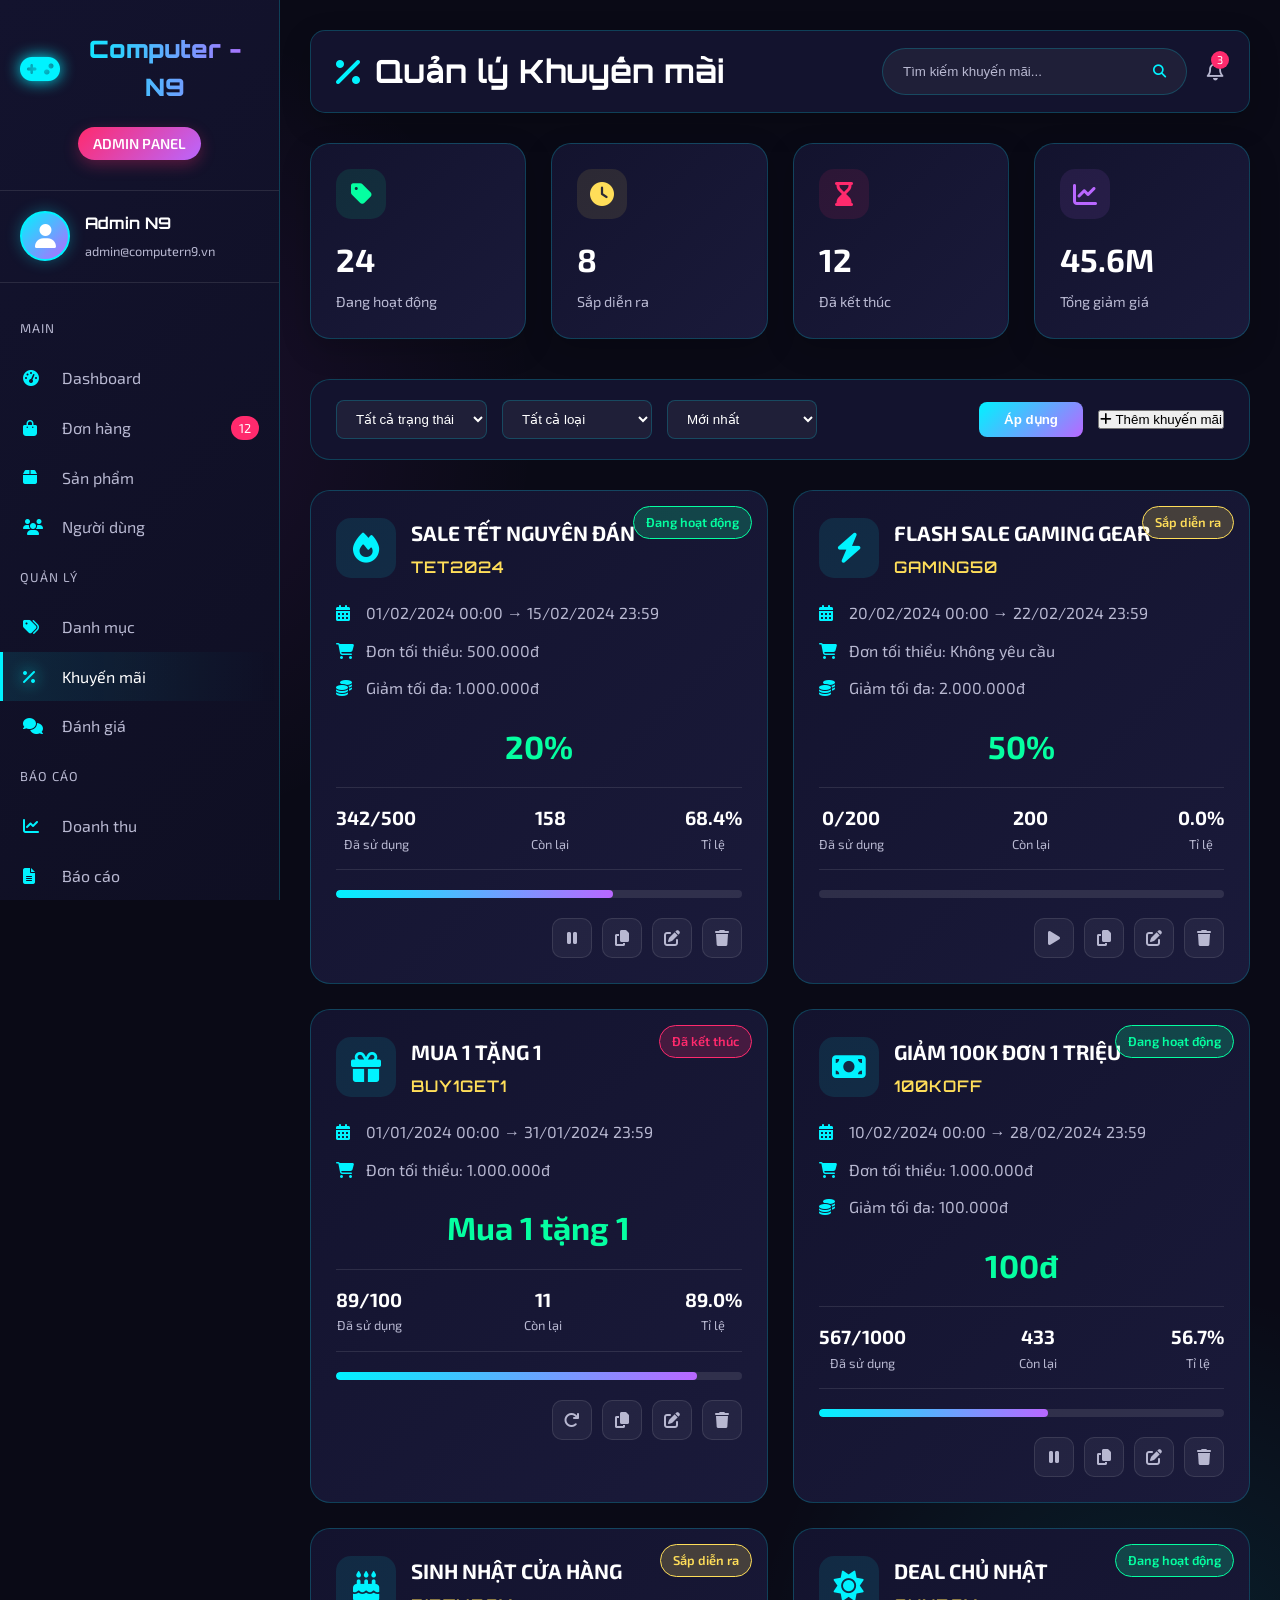
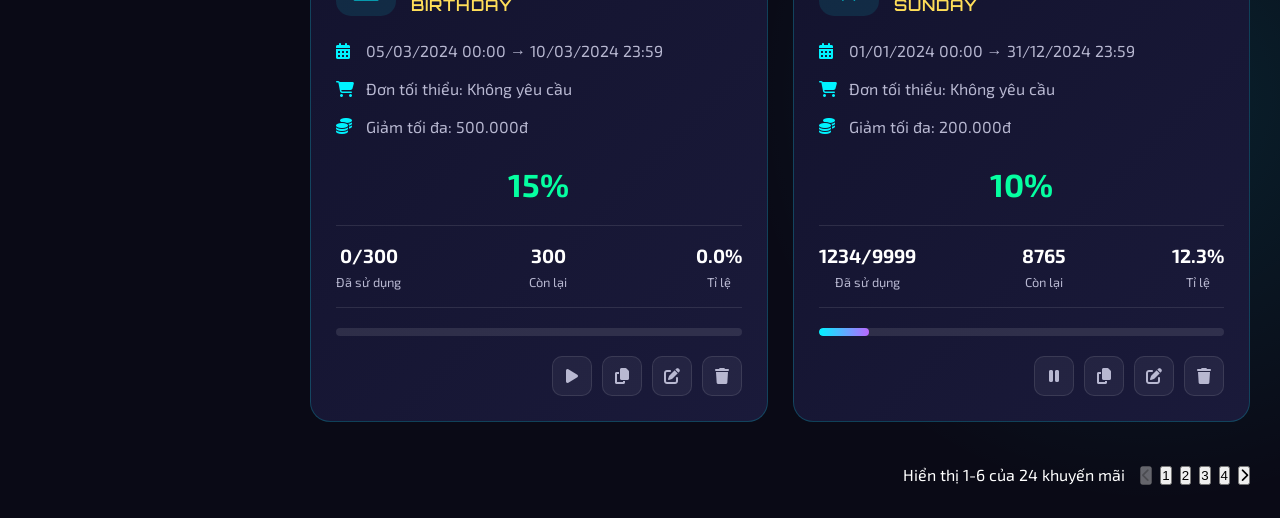
<file: admin_khuyenMai.html>
<!DOCTYPE html>
<html lang="vi">
<head>
    <meta charset="UTF-8">
    <meta name="viewport" content="width=device-width, initial-scale=1.0">
    <title>Computer - N9 | Quản lý Khuyến mãi</title>
    <link rel="stylesheet" href="https://cdnjs.cloudflare.com/ajax/libs/font-awesome/6.4.0/css/all.min.css">
    <link href="https://fonts.googleapis.com/css2?family=Orbitron:wght@400;500;700;900&family=Exo+2:wght@300;400;500;600;700&display=swap" rel="stylesheet">
    <style>
        :root {
            --neon-blue: #00f3ff;
            --neon-purple: #b967ff;
            --neon-pink: #ff2a6d;
            --neon-green: #05ffa1;
            --neon-yellow: #ffde59;
            --neon-orange: #ff6b2b;
            --dark-bg: #0a0a16;
            --darker-bg: #050510;
            --card-bg: #13132e;
            --card-border: #1a1a3a;
            --text-primary: #ffffff;
            --text-secondary: #b8b8d1;
            --accent-glow: 0 0 15px currentColor;
            --transition-fast: 0.3s ease;
            --transition-slow: 0.6s cubic-bezier(0.175, 0.885, 0.32, 1.275);
            --sidebar-width: 280px;
        }

        * {
            margin: 0;
            padding: 0;
            box-sizing: border-box;
        }

        body {
            background-color: var(--dark-bg);
            color: var(--text-primary);
            font-family: 'Exo 2', sans-serif;
            line-height: 1.6;
            overflow-x: hidden;
            background-image: 
                radial-gradient(circle at 10% 20%, rgba(180, 70, 255, 0.1) 0%, transparent 20%),
                radial-gradient(circle at 90% 80%, rgba(0, 243, 255, 0.1) 0%, transparent 20%);
            min-height: 100vh;
        }

        h1, h2, h3, h4, .logo-text {
            font-family: 'Orbitron', sans-serif;
            font-weight: 700;
        }

        /* Admin Container */
        .admin-container {
            display: flex;
            min-height: 100vh;
        }

        /* Sidebar */
        .admin-sidebar {
            width: var(--sidebar-width);
            background: linear-gradient(135deg, var(--card-bg), #0f0f23);
            border-right: 1px solid rgba(0, 243, 255, 0.2);
            position: fixed;
            left: 0;
            top: 0;
            bottom: 0;
            overflow-y: auto;
            z-index: 100;
            transition: var(--transition-fast);
        }

        .sidebar-header {
            padding: 30px 20px;
            text-align: center;
            border-bottom: 1px solid rgba(255, 255, 255, 0.1);
        }

        .logo {
            display: flex;
            align-items: center;
            justify-content: center;
            gap: 10px;
            margin-bottom: 20px;
        }

        .logo-icon {
            font-size: 32px;
            color: var(--neon-blue);
            text-shadow: var(--accent-glow);
            animation: pulse 2s infinite alternate;
        }

        @keyframes pulse {
            0% { text-shadow: 0 0 5px var(--neon-blue); }
            100% { text-shadow: 0 0 20px var(--neon-blue), 0 0 30px var(--neon-blue); }
        }

        .logo-text {
            font-size: 24px;
            font-weight: 900;
            background: linear-gradient(90deg, var(--neon-blue), var(--neon-purple));
            -webkit-background-clip: text;
            background-clip: text;
            color: transparent;
        }

        .admin-badge {
            display: inline-block;
            padding: 5px 15px;
            background: linear-gradient(135deg, var(--neon-pink), var(--neon-purple));
            border-radius: 20px;
            font-size: 0.9rem;
            font-weight: 600;
            color: white;
            box-shadow: 0 5px 15px rgba(255, 42, 109, 0.3);
        }

        .admin-info {
            padding: 20px;
            display: flex;
            align-items: center;
            gap: 15px;
            border-bottom: 1px solid rgba(255, 255, 255, 0.1);
        }

        .admin-avatar {
            width: 50px;
            height: 50px;
            border-radius: 50%;
            background: linear-gradient(135deg, var(--neon-blue), var(--neon-purple));
            display: flex;
            align-items: center;
            justify-content: center;
            font-size: 24px;
            color: white;
            border: 2px solid var(--neon-blue);
            box-shadow: 0 0 15px rgba(0, 243, 255, 0.3);
        }

        .admin-details h4 {
            font-size: 1rem;
            margin-bottom: 5px;
        }

        .admin-details p {
            font-size: 0.8rem;
            color: var(--text-secondary);
        }

        .sidebar-menu {
            padding: 20px 0;
        }

        .menu-category {
            padding: 15px 20px;
            font-size: 0.8rem;
            text-transform: uppercase;
            color: var(--text-secondary);
            letter-spacing: 1px;
        }

        .menu-item {
            display: flex;
            align-items: center;
            gap: 15px;
            padding: 12px 20px;
            color: var(--text-secondary);
            transition: var(--transition-fast);
            cursor: pointer;
            border-left: 3px solid transparent;
        }

        .menu-item i {
            width: 24px;
            color: var(--neon-blue);
        }

        .menu-item:hover, .menu-item.active {
            background: linear-gradient(90deg, rgba(0, 243, 255, 0.1), transparent);
            color: white;
            border-left-color: var(--neon-blue);
        }

        .menu-item:hover i, .menu-item.active i {
            color: var(--neon-blue);
            text-shadow: var(--accent-glow);
        }

        .badge {
            margin-left: auto;
            background: var(--neon-pink);
            color: white;
            padding: 2px 8px;
            border-radius: 15px;
            font-size: 0.8rem;
        }

        /* Main Content */
        .admin-main {
            flex: 1;
            margin-left: var(--sidebar-width);
            padding: 30px;
        }

        /* Top Bar */
        .top-bar {
            display: flex;
            justify-content: space-between;
            align-items: center;
            margin-bottom: 30px;
            padding: 15px 25px;
            background: var(--card-bg);
            border-radius: 15px;
            border: 1px solid rgba(0, 243, 255, 0.2);
            box-shadow: 0 10px 30px rgba(0, 0, 0, 0.2);
        }

        .page-title {
            font-size: 2rem;
            color: white;
            display: flex;
            align-items: center;
            gap: 15px;
        }

        .page-title i {
            color: var(--neon-blue);
        }

        .top-bar-actions {
            display: flex;
            align-items: center;
            gap: 20px;
        }

        .search-box {
            display: flex;
            align-items: center;
            background: rgba(255, 255, 255, 0.05);
            border-radius: 30px;
            padding: 5px;
            border: 1px solid rgba(0, 243, 255, 0.2);
        }

        .search-box input {
            background: transparent;
            border: none;
            padding: 10px 15px;
            color: white;
            outline: none;
            width: 250px;
        }

        .search-box input::placeholder {
            color: var(--text-secondary);
        }

        .search-box button {
            background: transparent;
            border: none;
            color: var(--neon-blue);
            padding: 10px 15px;
            cursor: pointer;
            transition: var(--transition-fast);
        }

        .search-box button:hover {
            color: var(--neon-purple);
        }

        .notification-btn {
            position: relative;
            font-size: 1.2rem;
            color: var(--text-secondary);
            cursor: pointer;
            transition: var(--transition-fast);
        }

        .notification-btn:hover {
            color: var(--neon-blue);
        }

        .notification-badge {
            position: absolute;
            top: -5px;
            right: -5px;
            background: var(--neon-pink);
            color: white;
            font-size: 0.7rem;
            width: 18px;
            height: 18px;
            border-radius: 50%;
            display: flex;
            align-items: center;
            justify-content: center;
        }

        /* Stats Cards */
        .stats-grid {
            display: grid;
            grid-template-columns: repeat(4, 1fr);
            gap: 25px;
            margin-bottom: 40px;
        }

        @media (max-width: 1200px) {
            .stats-grid {
                grid-template-columns: repeat(2, 1fr);
            }
        }

        @media (max-width: 768px) {
            .stats-grid {
                grid-template-columns: 1fr;
            }
        }

        .stat-card {
            background: linear-gradient(135deg, var(--card-bg), #1a1a3a);
            padding: 25px;
            border-radius: 20px;
            border: 1px solid rgba(0, 243, 255, 0.2);
            transition: var(--transition-fast);
            position: relative;
            overflow: hidden;
            box-shadow: 0 10px 30px rgba(0, 0, 0, 0.2);
        }

        .stat-card:hover {
            transform: translateY(-5px);
            border-color: var(--neon-blue);
            box-shadow: 0 15px 35px rgba(0, 243, 255, 0.15);
        }

        .stat-header {
            display: flex;
            justify-content: space-between;
            align-items: center;
            margin-bottom: 15px;
        }

        .stat-icon {
            width: 50px;
            height: 50px;
            border-radius: 15px;
            display: flex;
            align-items: center;
            justify-content: center;
            font-size: 24px;
        }

        .stat-icon.blue {
            background: rgba(0, 243, 255, 0.1);
            color: var(--neon-blue);
        }

        .stat-icon.purple {
            background: rgba(185, 103, 255, 0.1);
            color: var(--neon-purple);
        }

        .stat-icon.green {
            background: rgba(5, 255, 161, 0.1);
            color: var(--neon-green);
        }

        .stat-icon.pink {
            background: rgba(255, 42, 109, 0.1);
            color: var(--neon-pink);
        }

        .stat-icon.yellow {
            background: rgba(255, 222, 89, 0.1);
            color: var(--neon-yellow);
        }

        .stat-value {
            font-size: 2rem;
            font-weight: 700;
            margin-bottom: 5px;
        }

        .stat-label {
            color: var(--text-secondary);
            font-size: 0.9rem;
        }

        /* Filter Section */
        .filter-section {
            background: var(--card-bg);
            border-radius: 20px;
            border: 1px solid rgba(0, 243, 255, 0.2);
            padding: 20px 25px;
            margin-bottom: 30px;
            display: flex;
            flex-wrap: wrap;
            gap: 20px;
            align-items: center;
            justify-content: space-between;
        }

        .filter-group {
            display: flex;
            align-items: center;
            gap: 15px;
            flex-wrap: wrap;
        }

        .filter-select {
            background: rgba(255, 255, 255, 0.05);
            border: 1px solid rgba(0, 243, 255, 0.2);
            border-radius: 8px;
            padding: 10px 15px;
            color: white;
            outline: none;
            cursor: pointer;
            min-width: 150px;
        }

        .filter-select option {
            background: var(--card-bg);
            color: white;
        }

        .apply-filter-btn {
            padding: 10px 25px;
            background: linear-gradient(135deg, var(--neon-blue), var(--neon-purple));
            color: white;
            border: none;
            border-radius: 8px;
            font-weight: 600;
            cursor: pointer;
            transition: var(--transition-fast);
        }

        .apply-filter-btn:hover {
            background: linear-gradient(135deg, var(--neon-purple), var(--neon-pink));
            transform: translateY(-2px);
            box-shadow: 0 5px 15px rgba(185, 103, 255, 0.4);
        }

        /* Promotions Grid */
        .promotions-grid {
            display: grid;
            grid-template-columns: repeat(auto-fill, minmax(350px, 1fr));
            gap: 25px;
            margin-bottom: 40px;
        }

        .promo-card {
            background: linear-gradient(135deg, var(--card-bg), #1a1a3a);
            border-radius: 20px;
            border: 1px solid rgba(0, 243, 255, 0.2);
            padding: 25px;
            transition: var(--transition-fast);
            position: relative;
            overflow: hidden;
        }

        .promo-card:hover {
            transform: translateY(-5px);
            border-color: var(--neon-blue);
            box-shadow: 0 15px 35px rgba(0, 243, 255, 0.15);
        }

        .promo-badge {
            position: absolute;
            top: 15px;
            right: 15px;
            padding: 5px 12px;
            border-radius: 20px;
            font-size: 0.8rem;
            font-weight: 600;
        }

        .badge-active {
            background: rgba(5, 255, 161, 0.2);
            color: var(--neon-green);
            border: 1px solid var(--neon-green);
        }

        .badge-scheduled {
            background: rgba(255, 222, 89, 0.2);
            color: var(--neon-yellow);
            border: 1px solid var(--neon-yellow);
        }

        .badge-expired {
            background: rgba(255, 42, 109, 0.2);
            color: var(--neon-pink);
            border: 1px solid var(--neon-pink);
        }

        .promo-header {
            display: flex;
            align-items: center;
            gap: 15px;
            margin-bottom: 20px;
        }

        .promo-icon {
            width: 60px;
            height: 60px;
            border-radius: 15px;
            background: rgba(0, 243, 255, 0.1);
            display: flex;
            align-items: center;
            justify-content: center;
            font-size: 30px;
            color: var(--neon-blue);
        }

        .promo-title {
            flex: 1;
        }

        .promo-name {
            font-size: 1.3rem;
            font-weight: 700;
            margin-bottom: 5px;
            color: white;
        }

        .promo-code {
            font-family: 'Orbitron', monospace;
            color: var(--neon-yellow);
            font-weight: 600;
            letter-spacing: 1px;
        }

        .promo-details {
            margin-bottom: 20px;
        }

        .promo-detail {
            display: flex;
            align-items: center;
            gap: 10px;
            margin-bottom: 12px;
            color: var(--text-secondary);
        }

        .promo-detail i {
            width: 20px;
            color: var(--neon-blue);
        }

        .promo-value {
            font-size: 2rem;
            font-weight: 700;
            color: var(--neon-green);
            margin: 15px 0;
            text-align: center;
        }

        .promo-stats {
            display: flex;
            justify-content: space-between;
            padding: 15px 0;
            border-top: 1px solid rgba(255, 255, 255, 0.1);
            border-bottom: 1px solid rgba(255, 255, 255, 0.1);
            margin-bottom: 20px;
        }

        .promo-stat {
            text-align: center;
        }

        .promo-stat-value {
            font-size: 1.2rem;
            font-weight: 700;
            color: white;
        }

        .promo-stat-label {
            font-size: 0.8rem;
            color: var(--text-secondary);
        }

        .progress-bar {
            height: 8px;
            background: rgba(255, 255, 255, 0.1);
            border-radius: 4px;
            overflow: hidden;
            margin: 15px 0;
        }

        .progress-fill {
            height: 100%;
            background: linear-gradient(90deg, var(--neon-blue), var(--neon-purple));
            border-radius: 4px;
            transition: width 0.5s ease;
        }

        .promo-footer {
            display: flex;
            justify-content: flex-end;
            gap: 10px;
            margin-top: 20px;
        }

        .promo-action-btn {
            width: 40px;
            height: 40px;
            border-radius: 10px;
            background: rgba(255, 255, 255, 0.05);
            border: 1px solid rgba(255, 255, 255, 0.1);
            color: var(--text-secondary);
            cursor: pointer;
            transition: var(--transition-fast);
            display: flex;
            align-items: center;
            justify-content: center;
        }

        .promo-action-btn:hover {
            transform: translateY(-2px);
        }

        .promo-action-btn.edit:hover {
            background: rgba(0, 243, 255, 0.2);
            color: var(--neon-blue);
            border-color: var(--neon-blue);
        }

        .promo-action-btn.delete:hover {
            background: rgba(255, 42, 109, 0.2);
            color: var(--neon-pink);
            border-color: var(--neon-pink);
        }

        .promo-action-btn.duplicate:hover {
            background: rgba(5, 255, 161, 0.2);
            color: var(--neon-green);
            border-color: var(--neon-green);
        }

        .promo-action-btn.status:hover {
            background: rgba(255, 222, 89, 0.2);
            color: var(--neon-yellow);
            border-color: var(--neon-yellow);
        }

        /* Modal */
        .modal {
            display: none;
            position: fixed;
            top: 0;
            left: 0;
            width: 100%;
            height: 100%;
            background: rgba(0, 0, 0, 0.8);
            backdrop-filter: blur(5px);
            z-index: 1000;
            align-items: center;
            justify-content: center;
        }

        .modal.active {
            display: flex;
            animation: fadeIn 0.3s ease;
        }

        .modal-content {
            background: var(--card-bg);
            border-radius: 20px;
            border: 2px solid rgba(0, 243, 255, 0.3);
            width: 90%;
            max-width: 700px;
            max-height: 90vh;
            overflow-y: auto;
            box-shadow: 0 20px 60px rgba(0, 0, 0, 0.7);
        }

        .modal-header {
            padding: 25px;
            border-bottom: 1px solid rgba(255, 255, 255, 0.1);
            display: flex;
            justify-content: space-between;
            align-items: center;
        }

        .modal-title {
            font-size: 1.5rem;
            display: flex;
            align-items: center;
            gap: 10px;
        }

        .modal-close {
            width: 40px;
            height: 40px;
            border-radius: 10px;
            background: rgba(255, 255, 255, 0.05);
            border: 1px solid rgba(255, 255, 255, 0.1);
            color: var(--text-secondary);
            cursor: pointer;
            transition: var(--transition-fast);
            display: flex;
            align-items: center;
            justify-content: center;
            font-size: 1.2rem;
        }

        .modal-close:hover {
            background: var(--neon-pink);
            color: white;
            border-color: var(--neon-pink);
        }

        .modal-body {
            padding: 25px;
        }

        .form-group {
            margin-bottom: 20px;
        }

        .form-label {
            display: block;
            margin-bottom: 8px;
            color: var(--text-primary);
            font-weight: 600;
        }

        .form-input {
            width: 100%;
            padding: 12px 15px;
            background: rgba(255, 255, 255, 0.05);
            border: 1px solid rgba(0, 243, 255, 0.2);
            border-radius: 8px;
            color: white;
            outline: none;
            transition: var(--transition-fast);
        }

        .form-input:focus {
            border-color: var(--neon-blue);
            box-shadow: 0 0 15px rgba(0, 243, 255, 0.2);
        }

        .form-row {
            display: flex;
            gap: 15px;
            margin-bottom: 20px;
        }

        .form-row .form-group {
            flex: 1;
            margin-bottom: 0;
        }

        .form-textarea {
            width: 100%;
            padding: 12px 15px;
            background: rgba(255, 255, 255, 0.05);
            border: 1px solid rgba(0, 243, 255, 0.2);
            border-radius: 8px;
            color: white;
            outline: none;
            min-height: 100px;
            resize: vertical;
        }

        .radio-group {
            display: flex;
            gap: 20px;
            margin-top: 10px;
        }

        .radio-item {
            display: flex;
            align-items: center;
            gap: 8px;
        }

        .radio-item input[type="radio"] {
            accent-color: var(--neon-blue);
            width: 18px;
            height: 18px;
        }

        .modal-footer {
            padding: 20px 25px;
            border-top: 1px solid rgba(255, 255, 255, 0.1);
            display: flex;
            justify-content: flex-end;
            gap: 15px;
        }

        .modal-btn {
            padding: 12px 30px;
            border-radius: 10px;
            font-weight: 600;
            cursor: pointer;
            transition: var(--transition-fast);
            border: none;
        }

        .modal-btn.save {
            background: linear-gradient(135deg, var(--neon-blue), var(--neon-purple));
            color: white;
        }

        .modal-btn.save:hover {
            background: linear-gradient(135deg, var(--neon-purple), var(--neon-pink));
            transform: translateY(-2px);
            box-shadow: 0 5px 15px rgba(185, 103, 255, 0.4);
        }

        .modal-btn.cancel {
            background: transparent;
            color: var(--neon-pink);
            border: 1px solid var(--neon-pink);
        }

        .modal-btn.cancel:hover {
            background: rgba(255, 42, 109, 0.1);
            transform: translateY(-2px);
        }

        .modal-btn.delete {
            background: linear-gradient(135deg, var(--neon-pink), var(--neon-purple));
            color: white;
        }

        /* Notification */
        .notification {
            position: fixed;
            top: 30px;
            right: 30px;
            padding: 20px 25px;
            border-radius: 12px;
            font-weight: 600;
            z-index: 10000;
            animation: slideIn 0.5s cubic-bezier(0.175, 0.885, 0.32, 1.275);
            max-width: 350px;
            backdrop-filter: blur(10px);
            border: 1px solid rgba(255, 255, 255, 0.1);
        }

        .notification.success {
            background: linear-gradient(90deg, rgba(5, 255, 161, 0.1), rgba(10, 10, 22, 0.9));
            color: var(--neon-green);
            border-left: 4px solid var(--neon-green);
        }

        .notification.error {
            background: linear-gradient(90deg, rgba(255, 42, 109, 0.1), rgba(10, 10, 22, 0.9));
            color: var(--neon-pink);
            border-left: 4px solid var(--neon-pink);
        }

        .notification.info {
            background: linear-gradient(90deg, rgba(0, 243, 255, 0.1), rgba(10, 10, 22, 0.9));
            color: var(--neon-blue);
            border-left: 4px solid var(--neon-blue);
        }

        @keyframes slideIn {
            from { transform: translateX(100%); opacity: 0; }
            to { transform: translateX(0); opacity: 1; }
        }

        @keyframes fadeIn {
            from { opacity: 0; }
            to { opacity: 1; }
        }

        @keyframes fadeOut {
            from { opacity: 1; }
            to { opacity: 0; }
        }
    </style>
</head>
<body>
    <div class="admin-container">
        <!-- Sidebar -->
        <div class="admin-sidebar">
            <div class="sidebar-header">
                <div class="logo">
                    <div class="logo-icon">
                        <i class="fas fa-gamepad"></i>
                    </div>
                    <div class="logo-text">Computer - N9</div>
                </div>
                <span class="admin-badge">ADMIN PANEL</span>
            </div>

            <div class="admin-info">
                <div class="admin-avatar">
                    <i class="fas fa-user"></i>
                </div>
                <div class="admin-details">
                    <h4>Admin N9</h4>
                    <p>admin@computern9.vn</p>
                </div>
            </div>

            <div class="sidebar-menu">
                <div class="menu-category">Main</div>
                <div class="menu-item">
                    <i class="fas fa-tachometer-alt"></i>
                    <span>Dashboard</span>
                </div>
                <div class="menu-item">
                    <i class="fas fa-shopping-bag"></i>
                    <span>Đơn hàng</span>
                    <span class="badge">12</span>
                </div>
                <div class="menu-item">
                    <i class="fas fa-box"></i>
                    <span>Sản phẩm</span>
                </div>
                <div class="menu-item">
                    <i class="fas fa-users"></i>
                    <span>Người dùng</span>
                </div>
                
                <div class="menu-category">Quản lý</div>
                <div class="menu-item">
                    <i class="fas fa-tags"></i>
                    <span>Danh mục</span>
                </div>
                <div class="menu-item active">
                    <i class="fas fa-percent"></i>
                    <span>Khuyến mãi</span>
                </div>
                <div class="menu-item">
                    <i class="fas fa-comments"></i>
                    <span>Đánh giá</span>
                </div>
                
                <div class="menu-category">Báo cáo</div>
                <div class="menu-item">
                    <i class="fas fa-chart-line"></i>
                    <span>Doanh thu</span>
                </div>
                <div class="menu-item">
                    <i class="fas fa-file-alt"></i>
                    <span>Báo cáo</span>
                </div>
                
                <div class="menu-category">Cài đặt</div>
                <div class="menu-item">
                    <i class="fas fa-cog"></i>
                    <span>Cấu hình</span>
                </div>
                <div class="menu-item">
                    <i class="fas fa-shield-alt"></i>
                    <span>Bảo mật</span>
                </div>
            </div>
        </div>

        <!-- Main Content -->
        <div class="admin-main">
            <!-- Top Bar -->
            <div class="top-bar">
                <h1 class="page-title">
                    <i class="fas fa-percent"></i>
                    Quản lý Khuyến mãi
                </h1>
                <div class="top-bar-actions">
                    <div class="search-box">
                        <input type="text" placeholder="Tìm kiếm khuyến mãi...">
                        <button><i class="fas fa-search"></i></button>
                    </div>
                    <div class="notification-btn">
                        <i class="far fa-bell"></i>
                        <span class="notification-badge">3</span>
                    </div>
                </div>
            </div>

            <!-- Stats Cards -->
            <div class="stats-grid">
                <div class="stat-card">
                    <div class="stat-header">
                        <div class="stat-icon green">
                            <i class="fas fa-tag"></i>
                        </div>
                    </div>
                    <div class="stat-value">24</div>
                    <div class="stat-label">Đang hoạt động</div>
                </div>
                <div class="stat-card">
                    <div class="stat-header">
                        <div class="stat-icon yellow">
                            <i class="fas fa-clock"></i>
                        </div>
                    </div>
                    <div class="stat-value">8</div>
                    <div class="stat-label">Sắp diễn ra</div>
                </div>
                <div class="stat-card">
                    <div class="stat-header">
                        <div class="stat-icon pink">
                            <i class="fas fa-hourglass-end"></i>
                        </div>
                    </div>
                    <div class="stat-value">12</div>
                    <div class="stat-label">Đã kết thúc</div>
                </div>
                <div class="stat-card">
                    <div class="stat-header">
                        <div class="stat-icon purple">
                            <i class="fas fa-chart-line"></i>
                        </div>
                    </div>
                    <div class="stat-value">45.6M</div>
                    <div class="stat-label">Tổng giảm giá</div>
                </div>
            </div>

            <!-- Filter Section -->
            <div class="filter-section">
                <div class="filter-group">
                    <select class="filter-select" id="statusFilter">
                        <option value="all">Tất cả trạng thái</option>
                        <option value="active">Đang hoạt động</option>
                        <option value="scheduled">Sắp diễn ra</option>
                        <option value="expired">Đã kết thúc</option>
                    </select>
                    
                    <select class="filter-select" id="typeFilter">
                        <option value="all">Tất cả loại</option>
                        <option value="percent">Giảm %</option>
                        <option value="fixed">Giảm tiền</option>
                        <option value="voucher">Voucher</option>
                        <option value="flashsale">Flash Sale</option>
                    </select>
                    
                    <select class="filter-select" id="sortFilter">
                        <option value="newest">Mới nhất</option>
                        <option value="oldest">Cũ nhất</option>
                        <option value="ending">Sắp kết thúc</option>
                        <option value="popular">Phổ biến nhất</option>
                    </select>
                </div>
                
                <div class="filter-group">
                    <button class="apply-filter-btn" onclick="applyFilters()">Áp dụng</button>
                    <button class="add-btn" onclick="openAddPromoModal()">
                        <i class="fas fa-plus"></i>
                        Thêm khuyến mãi
                    </button>
                </div>
            </div>

            <!-- Promotions Grid -->
            <div class="promotions-grid" id="promotionsGrid">
                <!-- Promotions will be dynamically loaded here -->
            </div>

            <!-- Pagination -->
            <div class="pagination" style="display: flex; justify-content: flex-end; align-items: center; gap: 15px;">
                <div class="pagination-info">
                    Hiển thị 1-6 của 24 khuyến mãi
                </div>
                <div class="pagination-buttons" style="display: flex; gap: 8px;">
                    <button class="page-btn" disabled><i class="fas fa-chevron-left"></i></button>
                    <button class="page-btn active">1</button>
                    <button class="page-btn">2</button>
                    <button class="page-btn">3</button>
                    <button class="page-btn">4</button>
                    <button class="page-btn"><i class="fas fa-chevron-right"></i></button>
                </div>
            </div>
        </div>
    </div>

    <!-- Promotion Modal -->
    <div class="modal" id="promoModal">
        <div class="modal-content">
            <div class="modal-header">
                <h3 class="modal-title" id="promoModalTitle">
                    <i class="fas fa-tag"></i>
                    Thêm khuyến mãi mới
                </h3>
                <div class="modal-close" onclick="closePromoModal()">
                    <i class="fas fa-times"></i>
                </div>
            </div>
            <div class="modal-body">
                <form id="promoForm">
                    <div class="form-row">
                        <div class="form-group">
                            <label class="form-label">Tên khuyến mãi</label>
                            <input type="text" class="form-input" id="promoName" placeholder="VD: Sale mừng năm mới">
                        </div>
                        <div class="form-group">
                            <label class="form-label">Mã khuyến mãi</label>
                            <input type="text" class="form-input" id="promoCode" placeholder="VD: TET2024">
                        </div>
                    </div>

                    <div class="form-row">
                        <div class="form-group">
                            <label class="form-label">Loại khuyến mãi</label>
                            <select class="form-input" id="promoType">
                                <option value="percent">Giảm theo phần trăm</option>
                                <option value="fixed">Giảm tiền mặt</option>
                                <option value="voucher">Voucher</option>
                                <option value="flashsale">Flash Sale</option>
                            </select>
                        </div>
                        <div class="form-group">
                            <label class="form-label">Giá trị</label>
                            <input type="text" class="form-input" id="promoValue" placeholder="VD: 10% hoặc 100.000">
                        </div>
                    </div>

                    <div class="form-row">
                        <div class="form-group">
                            <label class="form-label">Ngày bắt đầu</label>
                            <input type="datetime-local" class="form-input" id="promoStartDate">
                        </div>
                        <div class="form-group">
                            <label class="form-label">Ngày kết thúc</label>
                            <input type="datetime-local" class="form-input" id="promoEndDate">
                        </div>
                    </div>

                    <div class="form-row">
                        <div class="form-group">
                            <label class="form-label">Số lượng</label>
                            <input type="number" class="form-input" id="promoQuantity" placeholder="VD: 100">
                        </div>
                        <div class="form-group">
                            <label class="form-label">Đã sử dụng</label>
                            <input type="number" class="form-input" id="promoUsed" value="0" readonly>
                        </div>
                    </div>

                    <div class="form-group">
                        <label class="form-label">Điều kiện áp dụng</label>
                        <div class="form-row">
                            <div class="form-group">
                                <input type="number" class="form-input" id="promoMinOrder" placeholder="Giá trị đơn hàng tối thiểu">
                            </div>
                            <div class="form-group">
                                <input type="number" class="form-input" id="promoMaxDiscount" placeholder="Giảm tối đa">
                            </div>
                        </div>
                    </div>

                    <div class="form-group">
                        <label class="form-label">Áp dụng cho</label>
                        <div class="radio-group">
                            <div class="radio-item">
                                <input type="radio" name="applyTo" value="all" checked> Tất cả sản phẩm
                            </div>
                            <div class="radio-item">
                                <input type="radio" name="applyTo" value="category"> Theo danh mục
                            </div>
                            <div class="radio-item">
                                <input type="radio" name="applyTo" value="specific"> Sản phẩm cụ thể
                            </div>
                        </div>
                    </div>

                    <div class="form-group">
                        <label class="form-label">Mô tả</label>
                        <textarea class="form-textarea" id="promoDesc" placeholder="Nhập mô tả chi tiết về chương trình khuyến mãi..."></textarea>
                    </div>

                    <div class="form-group">
                        <label class="form-label">Trạng thái</label>
                        <select class="form-input" id="promoStatus">
                            <option value="active">Kích hoạt ngay</option>
                            <option value="scheduled">Lên lịch sau</option>
                            <option value="draft">Lưu nháp</option>
                        </select>
                    </div>
                </form>
            </div>
            <div class="modal-footer">
                <button class="modal-btn cancel" onclick="closePromoModal()">Hủy</button>
                <button class="modal-btn save" onclick="savePromo()">Đăng khuyến mãi</button>
            </div>
        </div>
    </div>

    <!-- Delete Confirmation Modal -->
    <div class="modal" id="deleteModal">
        <div class="modal-content" style="max-width: 400px;">
            <div class="modal-header">
                <h3 class="modal-title">
                    <i class="fas fa-exclamation-triangle" style="color: var(--neon-pink);"></i>
                    Xác nhận xóa
                </h3>
                <div class="modal-close" onclick="closeDeleteModal()">
                    <i class="fas fa-times"></i>
                </div>
            </div>
            <div class="modal-body" style="text-align: center;">
                <p style="margin-bottom: 20px; color: var(--text-secondary);">Bạn có chắc muốn xóa chương trình khuyến mãi này? Hành động này không thể hoàn tác.</p>
            </div>
            <div class="modal-footer">
                <button class="modal-btn cancel" onclick="closeDeleteModal()">Hủy</button>
                <button class="modal-btn delete" onclick="confirmDelete()">Xóa</button>
            </div>
        </div>
    </div>

    <script>
        // Sample promotions data
        let promotions = [
            {
                id: 1,
                name: 'SALE TẾT NGUYÊN ĐÁN',
                code: 'TET2024',
                type: 'percent',
                value: '20%',
                startDate: '01/02/2024 00:00',
                endDate: '15/02/2024 23:59',
                quantity: 500,
                used: 342,
                minOrder: 500000,
                maxDiscount: 1000000,
                status: 'active',
                description: 'Giảm 20% cho tất cả sản phẩm, áp dụng cho đơn hàng từ 500k',
                icon: 'fas fa-fire'
            },
            {
                id: 2,
                name: 'FLASH SALE GAMING GEAR',
                code: 'GAMING50',
                type: 'flashsale',
                value: '50%',
                startDate: '20/02/2024 00:00',
                endDate: '22/02/2024 23:59',
                quantity: 200,
                used: 0,
                minOrder: 0,
                maxDiscount: 2000000,
                status: 'scheduled',
                description: 'Flash sale 50% cho các sản phẩm gaming gear chọn lọc',
                icon: 'fas fa-bolt'
            },
            {
                id: 3,
                name: 'MUA 1 TẶNG 1',
                code: 'BUY1GET1',
                type: 'voucher',
                value: 'Mua 1 tặng 1',
                startDate: '01/01/2024 00:00',
                endDate: '31/01/2024 23:59',
                quantity: 100,
                used: 89,
                minOrder: 1000000,
                maxDiscount: 0,
                status: 'expired',
                description: 'Mua 1 tặng 1 cho các sản phẩm chuột gaming',
                icon: 'fas fa-gift'
            },
            {
                id: 4,
                name: 'GIẢM 100K ĐƠN 1 TRIỆU',
                code: '100KOFF',
                type: 'fixed',
                value: '100.000đ',
                startDate: '10/02/2024 00:00',
                endDate: '28/02/2024 23:59',
                quantity: 1000,
                used: 567,
                minOrder: 1000000,
                maxDiscount: 100000,
                status: 'active',
                description: 'Giảm 100.000đ cho đơn hàng từ 1 triệu đồng',
                icon: 'fas fa-money-bill'
            },
            {
                id: 5,
                name: 'SINH NHẬT CỬA HÀNG',
                code: 'BIRTHDAY',
                type: 'percent',
                value: '15%',
                startDate: '05/03/2024 00:00',
                endDate: '10/03/2024 23:59',
                quantity: 300,
                used: 0,
                minOrder: 0,
                maxDiscount: 500000,
                status: 'scheduled',
                description: 'Giảm 15% nhân dịp sinh nhật cửa hàng',
                icon: 'fas fa-birthday-cake'
            },
            {
                id: 6,
                name: 'DEAL CHỦ NHẬT',
                code: 'SUNDAY',
                type: 'percent',
                value: '10%',
                startDate: '01/01/2024 00:00',
                endDate: '31/12/2024 23:59',
                quantity: 9999,
                used: 1234,
                minOrder: 0,
                maxDiscount: 200000,
                status: 'active',
                description: 'Giảm 10% mỗi chủ nhật',
                icon: 'fas fa-sun'
            }
        ];

        // DOM Elements
        const promotionsGrid = document.getElementById('promotionsGrid');
        const promoModal = document.getElementById('promoModal');
        const deleteModal = document.getElementById('deleteModal');

        let currentDeleteId = null;

        // Initialize page
        document.addEventListener('DOMContentLoaded', function() {
            renderPromotions();
        });

        // Render promotions
        function renderPromotions(filteredPromos = promotions) {
            let html = '';
            
            filteredPromos.forEach(promo => {
                // Determine status class and text
                let statusClass = '';
                let statusText = '';
                
                switch(promo.status) {
                    case 'active':
                        statusClass = 'badge-active';
                        statusText = 'Đang hoạt động';
                        break;
                    case 'scheduled':
                        statusClass = 'badge-scheduled';
                        statusText = 'Sắp diễn ra';
                        break;
                    case 'expired':
                        statusClass = 'badge-expired';
                        statusText = 'Đã kết thúc';
                        break;
                }

                // Calculate usage percentage
                const usagePercent = (promo.used / promo.quantity) * 100;

                // Format value display
                let valueDisplay = promo.value;
                if (promo.type === 'fixed') {
                    valueDisplay = formatPrice(parseInt(promo.value)) + 'đ';
                }

                html += `
                    <div class="promo-card">
                        <div class="promo-badge ${statusClass}">${statusText}</div>
                        
                        <div class="promo-header">
                            <div class="promo-icon">
                                <i class="${promo.icon}"></i>
                            </div>
                            <div class="promo-title">
                                <div class="promo-name">${promo.name}</div>
                                <div class="promo-code">${promo.code}</div>
                            </div>
                        </div>

                        <div class="promo-details">
                            <div class="promo-detail">
                                <i class="fas fa-calendar-alt"></i>
                                <span>${promo.startDate} → ${promo.endDate}</span>
                            </div>
                            <div class="promo-detail">
                                <i class="fas fa-shopping-cart"></i>
                                <span>Đơn tối thiểu: ${promo.minOrder > 0 ? formatPrice(promo.minOrder) + 'đ' : 'Không yêu cầu'}</span>
                            </div>
                            ${promo.maxDiscount > 0 ? `
                                <div class="promo-detail">
                                    <i class="fas fa-coins"></i>
                                    <span>Giảm tối đa: ${formatPrice(promo.maxDiscount)}đ</span>
                                </div>
                            ` : ''}
                        </div>

                        <div class="promo-value">
                            ${valueDisplay}
                        </div>

                        <div class="promo-stats">
                            <div class="promo-stat">
                                <div class="promo-stat-value">${promo.used}/${promo.quantity}</div>
                                <div class="promo-stat-label">Đã sử dụng</div>
                            </div>
                            <div class="promo-stat">
                                <div class="promo-stat-value">${promo.quantity - promo.used}</div>
                                <div class="promo-stat-label">Còn lại</div>
                            </div>
                            <div class="promo-stat">
                                <div class="promo-stat-value">${usagePercent.toFixed(1)}%</div>
                                <div class="promo-stat-label">Tỉ lệ</div>
                            </div>
                        </div>

                        <div class="progress-bar">
                            <div class="progress-fill" style="width: ${usagePercent}%"></div>
                        </div>

                        <div class="promo-footer">
                            <div class="promo-action-btn status" onclick="togglePromoStatus(${promo.id})" title="Đổi trạng thái">
                                <i class="fas ${promo.status === 'active' ? 'fa-pause' : promo.status === 'scheduled' ? 'fa-play' : 'fa-redo'}"></i>
                            </div>
                            <div class="promo-action-btn duplicate" onclick="duplicatePromo(${promo.id})" title="Nhân bản">
                                <i class="fas fa-copy"></i>
                            </div>
                            <div class="promo-action-btn edit" onclick="openEditPromoModal(${promo.id})" title="Sửa">
                                <i class="fas fa-edit"></i>
                            </div>
                            <div class="promo-action-btn delete" onclick="openDeleteModal(${promo.id})" title="Xóa">
                                <i class="fas fa-trash"></i>
                            </div>
                        </div>
                    </div>
                `;
            });

            promotionsGrid.innerHTML = html;
        }

        // Format price
        function formatPrice(price) {
            return price.toString().replace(/\B(?=(\d{3})+(?!\d))/g, ".");
        }

        // Apply filters
        function applyFilters() {
            const status = document.getElementById('statusFilter').value;
            const type = document.getElementById('typeFilter').value;
            const sort = document.getElementById('sortFilter').value;

            let filtered = [...promotions];

            if (status !== 'all') {
                filtered = filtered.filter(p => p.status === status);
            }

            if (type !== 'all') {
                filtered = filtered.filter(p => p.type === type);
            }

            // Sort
            if (sort === 'newest') {
                // Assuming newest first - in real app would sort by creation date
            } else if (sort === 'ending') {
                filtered.sort((a, b) => {
                    // Sort by end date (soonest first) - simplified
                    return 0;
                });
            }

            renderPromotions(filtered);
            showNotification('Đã áp dụng bộ lọc', 'success');
        }

        // Promo Modal Functions
        function openAddPromoModal() {
            document.getElementById('promoModalTitle').innerHTML = '<i class="fas fa-tag"></i> Thêm khuyến mãi mới';
            document.getElementById('promoForm').reset();
            promoModal.classList.add('active');
        }

        function openEditPromoModal(id) {
            const promo = promotions.find(p => p.id === id);
            if (promo) {
                document.getElementById('promoModalTitle').innerHTML = '<i class="fas fa-edit"></i> Sửa khuyến mãi';
                document.getElementById('promoName').value = promo.name;
                document.getElementById('promoCode').value = promo.code;
                document.getElementById('promoType').value = promo.type;
                document.getElementById('promoValue').value = promo.value;
                document.getElementById('promoQuantity').value = promo.quantity;
                document.getElementById('promoUsed').value = promo.used;
                document.getElementById('promoMinOrder').value = promo.minOrder;
                document.getElementById('promoMaxDiscount').value = promo.maxDiscount;
                document.getElementById('promoDesc').value = promo.description;
                document.getElementById('promoStatus').value = promo.status;
                promoModal.classList.add('active');
            }
        }

        function closePromoModal() {
            promoModal.classList.remove('active');
        }

        function savePromo() {
            const name = document.getElementById('promoName').value;
            const code = document.getElementById('promoCode').value;
            
            if (!name || !code) {
                showNotification('Vui lòng nhập đầy đủ thông tin', 'error');
                return;
            }

            showNotification('Đã đăng khuyến mãi thành công!', 'success');
            closePromoModal();
        }

        // Toggle promotion status
        function togglePromoStatus(id) {
            const promo = promotions.find(p => p.id === id);
            if (promo) {
                if (promo.status === 'active') {
                    promo.status = 'expired';
                    showNotification('Đã tạm dừng khuyến mãi', 'info');
                } else if (promo.status === 'scheduled') {
                    promo.status = 'active';
                    showNotification('Đã kích hoạt khuyến mãi', 'success');
                } else {
                    promo.status = 'scheduled';
                    showNotification('Đã lên lịch lại khuyến mãi', 'info');
                }
                renderPromotions();
            }
        }

        // Duplicate promotion
        function duplicatePromo(id) {
            const promo = promotions.find(p => p.id === id);
            if (promo) {
                const newPromo = {
                    ...promo,
                    id: promotions.length + 1,
                    name: promo.name + ' (Copy)',
                    code: promo.code + '_COPY',
                    used: 0,
                    status: 'scheduled'
                };
                promotions.push(newPromo);
                renderPromotions();
                showNotification('Đã nhân bản khuyến mãi', 'success');
            }
        }

        // Delete Modal Functions
        function openDeleteModal(id) {
            currentDeleteId = id;
            deleteModal.classList.add('active');
        }

        function closeDeleteModal() {
            deleteModal.classList.remove('active');
            currentDeleteId = null;
        }

        function confirmDelete() {
            promotions = promotions.filter(p => p.id !== currentDeleteId);
            renderPromotions();
            showNotification('Đã xóa khuyến mãi thành công!', 'success');
            closeDeleteModal();
        }

        // Search functionality
        document.querySelector('.search-box button').addEventListener('click', function() {
            const searchTerm = document.querySelector('.search-box input').value.toLowerCase();
            
            if (searchTerm) {
                const filtered = promotions.filter(p => 
                    p.name.toLowerCase().includes(searchTerm) || 
                    p.code.toLowerCase().includes(searchTerm)
                );
                renderPromotions(filtered);
                showNotification(`Tìm thấy ${filtered.length} khuyến mãi`, 'info');
            } else {
                renderPromotions(promotions);
            }
        });

        // Show notification
        function showNotification(message, type = 'success') {
            const existingNotifications = document.querySelectorAll('.notification');
            existingNotifications.forEach(notification => notification.remove());

            const notification = document.createElement('div');
            notification.className = `notification ${type}`;
            
            let icon = '';
            if (type === 'success') icon = '<i class="fas fa-check-circle"></i> ';
            else if (type === 'error') icon = '<i class="fas fa-exclamation-circle"></i> ';
            else if (type === 'info') icon = '<i class="fas fa-info-circle"></i> ';
            
            notification.innerHTML = icon + message;
            document.body.appendChild(notification);
            
            setTimeout(() => {
                if (notification.parentNode) {
                    notification.style.animation = 'fadeOut 0.5s ease';
                    setTimeout(() => notification.remove(), 500);
                }
            }, 3000);
        }

        // Handle sidebar navigation
        document.querySelectorAll('.menu-item').forEach(item => {
            item.addEventListener('click', function() {
                if (!this.classList.contains('active')) {
                    document.querySelectorAll('.menu-item').forEach(mi => mi.classList.remove('active'));
                    this.classList.add('active');
                    showNotification(`Đang chuyển đến ${this.querySelector('span').textContent}`, 'info');
                }
            });
        });

        // Handle notification button
        document.querySelector('.notification-btn').addEventListener('click', function() {
            showNotification('Bạn có 3 thông báo mới về khuyến mãi', 'info');
        });

        // Handle click outside modal to close
        window.onclick = function(event) {
            if (event.target === promoModal) {
                closePromoModal();
            }
            if (event.target === deleteModal) {
                closeDeleteModal();
            }
        };

        // Add fadeOut animation
        const style = document.createElement('style');
        style.textContent = `
            @keyframes fadeOut {
                from { opacity: 1; }
                to { opacity: 0; }
            }
        `;
        document.head.appendChild(style);
    </script>
</body>
</html>
</file>
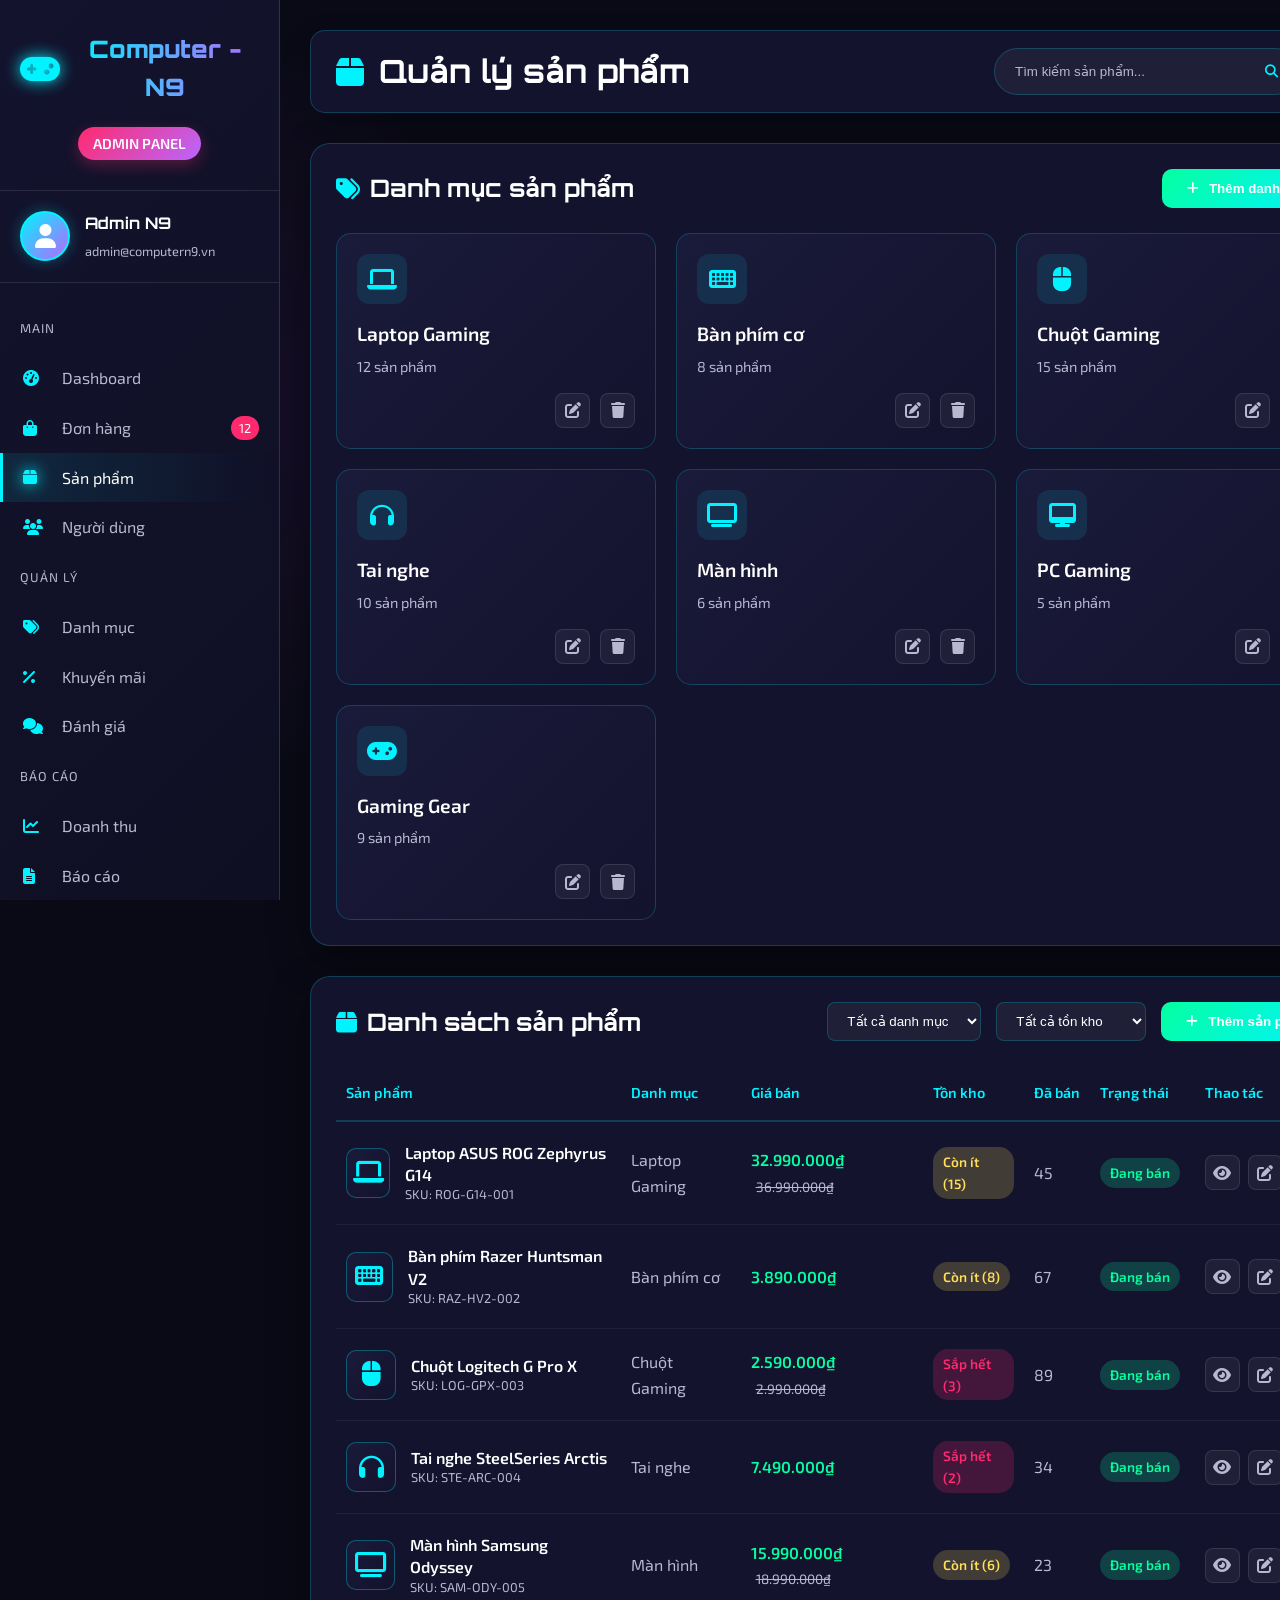
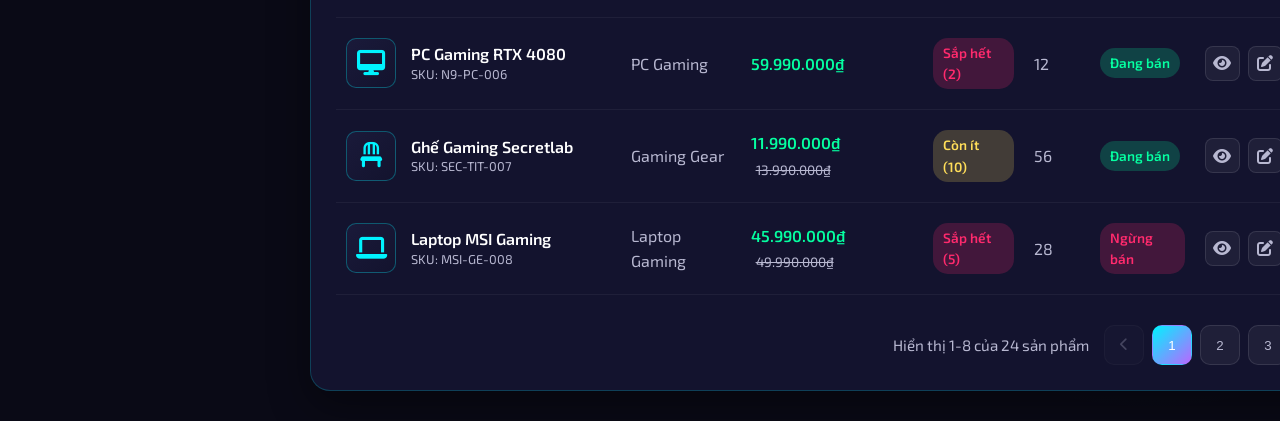
<file: admin_sanPham.html>
<!DOCTYPE html>
<html lang="vi">
<head>
    <meta charset="UTF-8">
    <meta name="viewport" content="width=device-width, initial-scale=1.0">
    <title>Computer - N9 | Quản lý sản phẩm</title>
    <link rel="stylesheet" href="https://cdnjs.cloudflare.com/ajax/libs/font-awesome/6.4.0/css/all.min.css">
    <link href="https://fonts.googleapis.com/css2?family=Orbitron:wght@400;500;700;900&family=Exo+2:wght@300;400;500;600;700&display=swap" rel="stylesheet">
    <style>
        :root {
            --neon-blue: #00f3ff;
            --neon-purple: #b967ff;
            --neon-pink: #ff2a6d;
            --neon-green: #05ffa1;
            --neon-yellow: #ffde59;
            --neon-orange: #ff6b2b;
            --dark-bg: #0a0a16;
            --darker-bg: #050510;
            --card-bg: #13132e;
            --card-border: #1a1a3a;
            --text-primary: #ffffff;
            --text-secondary: #b8b8d1;
            --accent-glow: 0 0 15px currentColor;
            --transition-fast: 0.3s ease;
            --transition-slow: 0.6s cubic-bezier(0.175, 0.885, 0.32, 1.275);
            --sidebar-width: 280px;
        }

        * {
            margin: 0;
            padding: 0;
            box-sizing: border-box;
        }

        body {
            background-color: var(--dark-bg);
            color: var(--text-primary);
            font-family: 'Exo 2', sans-serif;
            line-height: 1.6;
            overflow-x: hidden;
            background-image: 
                radial-gradient(circle at 10% 20%, rgba(180, 70, 255, 0.1) 0%, transparent 20%),
                radial-gradient(circle at 90% 80%, rgba(0, 243, 255, 0.1) 0%, transparent 20%);
            min-height: 100vh;
        }

        h1, h2, h3, h4, .logo-text {
            font-family: 'Orbitron', sans-serif;
            font-weight: 700;
        }

        /* Admin Container */
        .admin-container {
            display: flex;
            min-height: 100vh;
        }

        /* Sidebar */
        .admin-sidebar {
            width: var(--sidebar-width);
            background: linear-gradient(135deg, var(--card-bg), #0f0f23);
            border-right: 1px solid rgba(0, 243, 255, 0.2);
            position: fixed;
            left: 0;
            top: 0;
            bottom: 0;
            overflow-y: auto;
            z-index: 100;
            transition: var(--transition-fast);
        }

        .sidebar-header {
            padding: 30px 20px;
            text-align: center;
            border-bottom: 1px solid rgba(255, 255, 255, 0.1);
        }

        .logo {
            display: flex;
            align-items: center;
            justify-content: center;
            gap: 10px;
            margin-bottom: 20px;
        }

        .logo-icon {
            font-size: 32px;
            color: var(--neon-blue);
            text-shadow: var(--accent-glow);
            animation: pulse 2s infinite alternate;
        }

        @keyframes pulse {
            0% { text-shadow: 0 0 5px var(--neon-blue); }
            100% { text-shadow: 0 0 20px var(--neon-blue), 0 0 30px var(--neon-blue); }
        }

        .logo-text {
            font-size: 24px;
            font-weight: 900;
            background: linear-gradient(90deg, var(--neon-blue), var(--neon-purple));
            -webkit-background-clip: text;
            background-clip: text;
            color: transparent;
        }

        .admin-badge {
            display: inline-block;
            padding: 5px 15px;
            background: linear-gradient(135deg, var(--neon-pink), var(--neon-purple));
            border-radius: 20px;
            font-size: 0.9rem;
            font-weight: 600;
            color: white;
            box-shadow: 0 5px 15px rgba(255, 42, 109, 0.3);
        }

        .admin-info {
            padding: 20px;
            display: flex;
            align-items: center;
            gap: 15px;
            border-bottom: 1px solid rgba(255, 255, 255, 0.1);
        }

        .admin-avatar {
            width: 50px;
            height: 50px;
            border-radius: 50%;
            background: linear-gradient(135deg, var(--neon-blue), var(--neon-purple));
            display: flex;
            align-items: center;
            justify-content: center;
            font-size: 24px;
            color: white;
            border: 2px solid var(--neon-blue);
            box-shadow: 0 0 15px rgba(0, 243, 255, 0.3);
        }

        .admin-details h4 {
            font-size: 1rem;
            margin-bottom: 5px;
        }

        .admin-details p {
            font-size: 0.8rem;
            color: var(--text-secondary);
        }

        .sidebar-menu {
            padding: 20px 0;
        }

        .menu-category {
            padding: 15px 20px;
            font-size: 0.8rem;
            text-transform: uppercase;
            color: var(--text-secondary);
            letter-spacing: 1px;
        }

        .menu-item {
            display: flex;
            align-items: center;
            gap: 15px;
            padding: 12px 20px;
            color: var(--text-secondary);
            transition: var(--transition-fast);
            cursor: pointer;
            border-left: 3px solid transparent;
        }

        .menu-item i {
            width: 24px;
            color: var(--neon-blue);
        }

        .menu-item:hover, .menu-item.active {
            background: linear-gradient(90deg, rgba(0, 243, 255, 0.1), transparent);
            color: white;
            border-left-color: var(--neon-blue);
        }

        .menu-item:hover i, .menu-item.active i {
            color: var(--neon-blue);
            text-shadow: var(--accent-glow);
        }

        .badge {
            margin-left: auto;
            background: var(--neon-pink);
            color: white;
            padding: 2px 8px;
            border-radius: 15px;
            font-size: 0.8rem;
        }

        /* Main Content */
        .admin-main {
            flex: 1;
            margin-left: var(--sidebar-width);
            padding: 30px;
        }

        /* Top Bar */
        .top-bar {
            display: flex;
            justify-content: space-between;
            align-items: center;
            margin-bottom: 30px;
            padding: 15px 25px;
            background: var(--card-bg);
            border-radius: 15px;
            border: 1px solid rgba(0, 243, 255, 0.2);
            box-shadow: 0 10px 30px rgba(0, 0, 0, 0.2);
        }

        .page-title {
            font-size: 2rem;
            color: white;
            display: flex;
            align-items: center;
            gap: 15px;
        }

        .page-title i {
            color: var(--neon-blue);
        }

        .top-bar-actions {
            display: flex;
            align-items: center;
            gap: 20px;
        }

        .search-box {
            display: flex;
            align-items: center;
            background: rgba(255, 255, 255, 0.05);
            border-radius: 30px;
            padding: 5px;
            border: 1px solid rgba(0, 243, 255, 0.2);
        }

        .search-box input {
            background: transparent;
            border: none;
            padding: 10px 15px;
            color: white;
            outline: none;
            width: 250px;
        }

        .search-box input::placeholder {
            color: var(--text-secondary);
        }

        .search-box button {
            background: transparent;
            border: none;
            color: var(--neon-blue);
            padding: 10px 15px;
            cursor: pointer;
            transition: var(--transition-fast);
        }

        .search-box button:hover {
            color: var(--neon-purple);
        }

        .notification-btn {
            position: relative;
            font-size: 1.2rem;
            color: var(--text-secondary);
            cursor: pointer;
            transition: var(--transition-fast);
        }

        .notification-btn:hover {
            color: var(--neon-blue);
        }

        .notification-badge {
            position: absolute;
            top: -5px;
            right: -5px;
            background: var(--neon-pink);
            color: white;
            font-size: 0.7rem;
            width: 18px;
            height: 18px;
            border-radius: 50%;
            display: flex;
            align-items: center;
            justify-content: center;
        }

        /* Category Section */
        .category-section {
            background: var(--card-bg);
            border-radius: 20px;
            border: 1px solid rgba(0, 243, 255, 0.2);
            padding: 25px;
            margin-bottom: 30px;
            box-shadow: 0 15px 40px rgba(0, 0, 0, 0.4);
        }

        .section-header {
            display: flex;
            justify-content: space-between;
            align-items: center;
            margin-bottom: 25px;
        }

        .section-title {
            font-size: 1.5rem;
            display: flex;
            align-items: center;
            gap: 10px;
        }

        .section-title i {
            color: var(--neon-blue);
        }

        .add-btn {
            display: flex;
            align-items: center;
            gap: 10px;
            padding: 12px 25px;
            background: linear-gradient(135deg, var(--neon-green), var(--neon-blue));
            color: white;
            border: none;
            border-radius: 10px;
            font-weight: 600;
            cursor: pointer;
            transition: var(--transition-fast);
        }

        .add-btn:hover {
            background: linear-gradient(135deg, var(--neon-blue), var(--neon-purple));
            transform: translateY(-3px);
            box-shadow: 0 10px 25px rgba(5, 255, 161, 0.4);
        }

        .category-grid {
            display: grid;
            grid-template-columns: repeat(auto-fill, minmax(250px, 1fr));
            gap: 20px;
        }

        .category-card {
            background: linear-gradient(135deg, #1a1a3a, var(--card-bg));
            border-radius: 15px;
            border: 1px solid rgba(0, 243, 255, 0.2);
            padding: 20px;
            transition: var(--transition-fast);
            position: relative;
            overflow: hidden;
        }

        .category-card:hover {
            transform: translateY(-5px);
            border-color: var(--neon-blue);
            box-shadow: 0 10px 25px rgba(0, 243, 255, 0.2);
        }

        .category-icon {
            width: 50px;
            height: 50px;
            background: rgba(0, 243, 255, 0.1);
            border-radius: 12px;
            display: flex;
            align-items: center;
            justify-content: center;
            font-size: 24px;
            color: var(--neon-blue);
            margin-bottom: 15px;
        }

        .category-name {
            font-size: 1.2rem;
            font-weight: 600;
            margin-bottom: 5px;
            color: white;
        }

        .category-stats {
            color: var(--text-secondary);
            font-size: 0.9rem;
            margin-bottom: 15px;
        }

        .category-actions {
            display: flex;
            gap: 10px;
            justify-content: flex-end;
        }

        .cat-action-btn {
            width: 35px;
            height: 35px;
            border-radius: 8px;
            background: rgba(255, 255, 255, 0.05);
            border: 1px solid rgba(255, 255, 255, 0.1);
            color: var(--text-secondary);
            cursor: pointer;
            transition: var(--transition-fast);
            display: flex;
            align-items: center;
            justify-content: center;
        }

        .cat-action-btn:hover {
            transform: translateY(-2px);
        }

        .cat-action-btn.edit:hover {
            background: rgba(0, 243, 255, 0.2);
            color: var(--neon-blue);
            border-color: var(--neon-blue);
        }

        .cat-action-btn.delete:hover {
            background: rgba(255, 42, 109, 0.2);
            color: var(--neon-pink);
            border-color: var(--neon-pink);
        }

        /* Products Section */
        .products-section {
            background: var(--card-bg);
            border-radius: 20px;
            border: 1px solid rgba(0, 243, 255, 0.2);
            padding: 25px;
            box-shadow: 0 15px 40px rgba(0, 0, 0, 0.4);
        }

        .products-header {
            display: flex;
            justify-content: space-between;
            align-items: center;
            margin-bottom: 25px;
        }

        .filter-group {
            display: flex;
            gap: 15px;
            align-items: center;
        }

        .filter-select {
            background: rgba(255, 255, 255, 0.05);
            border: 1px solid rgba(0, 243, 255, 0.2);
            border-radius: 8px;
            padding: 10px 15px;
            color: white;
            outline: none;
            cursor: pointer;
            min-width: 150px;
        }

        .filter-select option {
            background: var(--card-bg);
            color: white;
        }

        /* Products Table */
        .products-table-container {
            overflow-x: auto;
        }

        .products-table {
            width: 100%;
            border-collapse: collapse;
            min-width: 1000px;
        }

        .products-table th {
            text-align: left;
            padding: 15px 10px;
            color: var(--neon-blue);
            font-weight: 600;
            font-size: 0.9rem;
            border-bottom: 2px solid rgba(0, 243, 255, 0.2);
            white-space: nowrap;
        }

        .products-table td {
            padding: 20px 10px;
            border-bottom: 1px solid rgba(255, 255, 255, 0.05);
            color: var(--text-secondary);
        }

        .products-table tbody tr {
            transition: var(--transition-fast);
        }

        .products-table tbody tr:hover {
            background: rgba(255, 255, 255, 0.02);
        }

        .product-cell {
            display: flex;
            align-items: center;
            gap: 15px;
        }

        .product-thumb {
            width: 50px;
            height: 50px;
            background: linear-gradient(135deg, #1a1a3a, var(--card-bg));
            border-radius: 10px;
            display: flex;
            align-items: center;
            justify-content: center;
            border: 1px solid rgba(0, 243, 255, 0.3);
        }

        .product-thumb i {
            font-size: 25px;
            color: var(--neon-blue);
        }

        .product-details {
            line-height: 1.4;
        }

        .product-name {
            font-weight: 600;
            color: white;
        }

        .product-sku {
            font-size: 0.8rem;
            color: var(--text-secondary);
        }

        .product-price {
            color: var(--neon-green);
            font-weight: 600;
        }

        .old-price {
            color: var(--text-secondary);
            text-decoration: line-through;
            font-size: 0.85rem;
            margin-left: 5px;
        }

        .stock-badge {
            padding: 4px 10px;
            border-radius: 15px;
            font-size: 0.85rem;
            font-weight: 600;
            display: inline-block;
        }

        .stock-high {
            background: rgba(5, 255, 161, 0.2);
            color: var(--neon-green);
        }

        .stock-medium {
            background: rgba(255, 222, 89, 0.2);
            color: var(--neon-yellow);
        }

        .stock-low {
            background: rgba(255, 42, 109, 0.2);
            color: var(--neon-pink);
        }

        .status-badge {
            padding: 4px 10px;
            border-radius: 15px;
            font-size: 0.85rem;
            font-weight: 600;
            display: inline-block;
        }

        .status-active {
            background: rgba(5, 255, 161, 0.2);
            color: var(--neon-green);
        }

        .status-inactive {
            background: rgba(255, 42, 109, 0.2);
            color: var(--neon-pink);
        }

        .product-actions {
            display: flex;
            gap: 8px;
        }

        .product-action-btn {
            width: 35px;
            height: 35px;
            border-radius: 8px;
            background: rgba(255, 255, 255, 0.05);
            border: 1px solid rgba(255, 255, 255, 0.1);
            color: var(--text-secondary);
            cursor: pointer;
            transition: var(--transition-fast);
            display: flex;
            align-items: center;
            justify-content: center;
        }

        .product-action-btn:hover {
            transform: translateY(-2px);
        }

        .product-action-btn.view:hover {
            background: rgba(0, 243, 255, 0.2);
            color: var(--neon-blue);
            border-color: var(--neon-blue);
        }

        .product-action-btn.edit:hover {
            background: rgba(5, 255, 161, 0.2);
            color: var(--neon-green);
            border-color: var(--neon-green);
        }

        .product-action-btn.delete:hover {
            background: rgba(255, 42, 109, 0.2);
            color: var(--neon-pink);
            border-color: var(--neon-pink);
        }

        /* Pagination */
        .pagination {
            display: flex;
            justify-content: flex-end;
            align-items: center;
            gap: 15px;
            margin-top: 30px;
        }

        .pagination-info {
            color: var(--text-secondary);
            font-size: 0.95rem;
        }

        .pagination-buttons {
            display: flex;
            gap: 8px;
        }

        .page-btn {
            width: 40px;
            height: 40px;
            border-radius: 10px;
            background: rgba(255, 255, 255, 0.05);
            border: 1px solid rgba(255, 255, 255, 0.1);
            color: var(--text-secondary);
            cursor: pointer;
            transition: var(--transition-fast);
            display: flex;
            align-items: center;
            justify-content: center;
        }

        .page-btn:hover, .page-btn.active {
            background: linear-gradient(135deg, var(--neon-blue), var(--neon-purple));
            color: white;
            border-color: transparent;
        }

        .page-btn:disabled {
            opacity: 0.3;
            cursor: not-allowed;
        }

        /* Modal */
        .modal {
            display: none;
            position: fixed;
            top: 0;
            left: 0;
            width: 100%;
            height: 100%;
            background: rgba(0, 0, 0, 0.8);
            backdrop-filter: blur(5px);
            z-index: 1000;
            align-items: center;
            justify-content: center;
        }

        .modal.active {
            display: flex;
            animation: fadeIn 0.3s ease;
        }

        .modal-content {
            background: var(--card-bg);
            border-radius: 20px;
            border: 2px solid rgba(0, 243, 255, 0.3);
            width: 90%;
            max-width: 600px;
            max-height: 90vh;
            overflow-y: auto;
            box-shadow: 0 20px 60px rgba(0, 0, 0, 0.7);
        }

        .modal-header {
            padding: 25px;
            border-bottom: 1px solid rgba(255, 255, 255, 0.1);
            display: flex;
            justify-content: space-between;
            align-items: center;
        }

        .modal-title {
            font-size: 1.5rem;
            display: flex;
            align-items: center;
            gap: 10px;
        }

        .modal-close {
            width: 40px;
            height: 40px;
            border-radius: 10px;
            background: rgba(255, 255, 255, 0.05);
            border: 1px solid rgba(255, 255, 255, 0.1);
            color: var(--text-secondary);
            cursor: pointer;
            transition: var(--transition-fast);
            display: flex;
            align-items: center;
            justify-content: center;
            font-size: 1.2rem;
        }

        .modal-close:hover {
            background: var(--neon-pink);
            color: white;
            border-color: var(--neon-pink);
        }

        .modal-body {
            padding: 25px;
        }

        .form-group {
            margin-bottom: 20px;
        }

        .form-label {
            display: block;
            margin-bottom: 8px;
            color: var(--text-primary);
            font-weight: 600;
        }

        .form-input {
            width: 100%;
            padding: 12px 15px;
            background: rgba(255, 255, 255, 0.05);
            border: 1px solid rgba(0, 243, 255, 0.2);
            border-radius: 8px;
            color: white;
            outline: none;
            transition: var(--transition-fast);
        }

        .form-input:focus {
            border-color: var(--neon-blue);
            box-shadow: 0 0 15px rgba(0, 243, 255, 0.2);
        }

        .form-row {
            display: flex;
            gap: 15px;
            margin-bottom: 20px;
        }

        .form-row .form-group {
            flex: 1;
            margin-bottom: 0;
        }

        .form-textarea {
            width: 100%;
            padding: 12px 15px;
            background: rgba(255, 255, 255, 0.05);
            border: 1px solid rgba(0, 243, 255, 0.2);
            border-radius: 8px;
            color: white;
            outline: none;
            min-height: 100px;
            resize: vertical;
        }

        .modal-footer {
            padding: 20px 25px;
            border-top: 1px solid rgba(255, 255, 255, 0.1);
            display: flex;
            justify-content: flex-end;
            gap: 15px;
        }

        .modal-btn {
            padding: 12px 30px;
            border-radius: 10px;
            font-weight: 600;
            cursor: pointer;
            transition: var(--transition-fast);
            border: none;
        }

        .modal-btn.save {
            background: linear-gradient(135deg, var(--neon-blue), var(--neon-purple));
            color: white;
        }

        .modal-btn.save:hover {
            background: linear-gradient(135deg, var(--neon-purple), var(--neon-pink));
            transform: translateY(-2px);
            box-shadow: 0 5px 15px rgba(185, 103, 255, 0.4);
        }

        .modal-btn.cancel {
            background: transparent;
            color: var(--neon-pink);
            border: 1px solid var(--neon-pink);
        }

        .modal-btn.cancel:hover {
            background: rgba(255, 42, 109, 0.1);
            transform: translateY(-2px);
        }

        .modal-btn.delete {
            background: linear-gradient(135deg, var(--neon-pink), var(--neon-purple));
            color: white;
        }

        /* Notification */
        .notification {
            position: fixed;
            top: 30px;
            right: 30px;
            padding: 20px 25px;
            border-radius: 12px;
            font-weight: 600;
            z-index: 10000;
            animation: slideIn 0.5s cubic-bezier(0.175, 0.885, 0.32, 1.275);
            max-width: 350px;
            backdrop-filter: blur(10px);
            border: 1px solid rgba(255, 255, 255, 0.1);
        }

        .notification.success {
            background: linear-gradient(90deg, rgba(5, 255, 161, 0.1), rgba(10, 10, 22, 0.9));
            color: var(--neon-green);
            border-left: 4px solid var(--neon-green);
        }

        .notification.error {
            background: linear-gradient(90deg, rgba(255, 42, 109, 0.1), rgba(10, 10, 22, 0.9));
            color: var(--neon-pink);
            border-left: 4px solid var(--neon-pink);
        }

        .notification.info {
            background: linear-gradient(90deg, rgba(0, 243, 255, 0.1), rgba(10, 10, 22, 0.9));
            color: var(--neon-blue);
            border-left: 4px solid var(--neon-blue);
        }

        @keyframes slideIn {
            from { transform: translateX(100%); opacity: 0; }
            to { transform: translateX(0); opacity: 1; }
        }

        @keyframes fadeIn {
            from { opacity: 0; }
            to { opacity: 1; }
        }

        @keyframes fadeOut {
            from { opacity: 1; }
            to { opacity: 0; }
        }
    </style>
</head>
<body>
    <div class="admin-container">
        <!-- Sidebar -->
        <div class="admin-sidebar">
            <div class="sidebar-header">
                <div class="logo">
                    <div class="logo-icon">
                        <i class="fas fa-gamepad"></i>
                    </div>
                    <div class="logo-text">Computer - N9</div>
                </div>
                <span class="admin-badge">ADMIN PANEL</span>
            </div>

            <div class="admin-info">
                <div class="admin-avatar">
                    <i class="fas fa-user"></i>
                </div>
                <div class="admin-details">
                    <h4>Admin N9</h4>
                    <p>admin@computern9.vn</p>
                </div>
            </div>

            <div class="sidebar-menu">
                <div class="menu-category">Main</div>
                <div class="menu-item">
                    <i class="fas fa-tachometer-alt"></i>
                    <span>Dashboard</span>
                </div>
                <div class="menu-item">
                    <i class="fas fa-shopping-bag"></i>
                    <span>Đơn hàng</span>
                    <span class="badge">12</span>
                </div>
                <div class="menu-item active">
                    <i class="fas fa-box"></i>
                    <span>Sản phẩm</span>
                </div>
                <div class="menu-item">
                    <i class="fas fa-users"></i>
                    <span>Người dùng</span>
                </div>
                
                <div class="menu-category">Quản lý</div>
                <div class="menu-item">
                    <i class="fas fa-tags"></i>
                    <span>Danh mục</span>
                </div>
                <div class="menu-item">
                    <i class="fas fa-percent"></i>
                    <span>Khuyến mãi</span>
                </div>
                <div class="menu-item">
                    <i class="fas fa-comments"></i>
                    <span>Đánh giá</span>
                </div>
                
                <div class="menu-category">Báo cáo</div>
                <div class="menu-item">
                    <i class="fas fa-chart-line"></i>
                    <span>Doanh thu</span>
                </div>
                <div class="menu-item">
                    <i class="fas fa-file-alt"></i>
                    <span>Báo cáo</span>
                </div>
                
                <div class="menu-category">Cài đặt</div>
                <div class="menu-item">
                    <i class="fas fa-cog"></i>
                    <span>Cấu hình</span>
                </div>
                <div class="menu-item">
                    <i class="fas fa-shield-alt"></i>
                    <span>Bảo mật</span>
                </div>
            </div>
        </div>

        <!-- Main Content -->
        <div class="admin-main">
            <!-- Top Bar -->
            <div class="top-bar">
                <h1 class="page-title">
                    <i class="fas fa-box"></i>
                    Quản lý sản phẩm
                </h1>
                <div class="top-bar-actions">
                    <div class="search-box">
                        <input type="text" placeholder="Tìm kiếm sản phẩm...">
                        <button><i class="fas fa-search"></i></button>
                    </div>
                    <div class="notification-btn">
                        <i class="far fa-bell"></i>
                        <span class="notification-badge">3</span>
                    </div>
                </div>
            </div>

            <!-- Category Section -->
            <div class="category-section">
                <div class="section-header">
                    <h3 class="section-title">
                        <i class="fas fa-tags"></i>
                        Danh mục sản phẩm
                    </h3>
                    <button class="add-btn" onclick="openAddCategoryModal()">
                        <i class="fas fa-plus"></i>
                        Thêm danh mục
                    </button>
                </div>

                <div class="category-grid" id="categoryGrid">
                    <!-- Categories will be dynamically loaded here -->
                </div>
            </div>

            <!-- Products Section -->
            <div class="products-section">
                <div class="products-header">
                    <h3 class="section-title">
                        <i class="fas fa-box"></i>
                        Danh sách sản phẩm
                    </h3>
                    <div class="filter-group">
                        <select class="filter-select" id="categoryFilter">
                            <option value="all">Tất cả danh mục</option>
                        </select>
                        <select class="filter-select" id="stockFilter">
                            <option value="all">Tất cả tồn kho</option>
                            <option value="high">Còn nhiều</option>
                            <option value="medium">Còn ít</option>
                            <option value="low">Sắp hết</option>
                        </select>
                        <button class="add-btn" onclick="openAddProductModal()">
                            <i class="fas fa-plus"></i>
                            Thêm sản phẩm
                        </button>
                    </div>
                </div>

                <div class="products-table-container">
                    <table class="products-table">
                        <thead>
                            <tr>
                                <th>Sản phẩm</th>
                                <th>Danh mục</th>
                                <th>Giá bán</th>
                                <th>Tồn kho</th>
                                <th>Đã bán</th>
                                <th>Trạng thái</th>
                                <th>Thao tác</th>
                            </tr>
                        </thead>
                        <tbody id="productsTableBody">
                            <!-- Products will be dynamically loaded here -->
                        </tbody>
                    </table>
                </div>

                <!-- Pagination -->
                <div class="pagination">
                    <div class="pagination-info">
                        Hiển thị 1-8 của 24 sản phẩm
                    </div>
                    <div class="pagination-buttons">
                        <button class="page-btn" disabled><i class="fas fa-chevron-left"></i></button>
                        <button class="page-btn active">1</button>
                        <button class="page-btn">2</button>
                        <button class="page-btn">3</button>
                        <button class="page-btn"><i class="fas fa-chevron-right"></i></button>
                    </div>
                </div>
            </div>
        </div>
    </div>

    <!-- Category Modal -->
    <div class="modal" id="categoryModal">
        <div class="modal-content">
            <div class="modal-header">
                <h3 class="modal-title" id="categoryModalTitle">
                    <i class="fas fa-tag"></i>
                    Thêm danh mục mới
                </h3>
                <div class="modal-close" onclick="closeCategoryModal()">
                    <i class="fas fa-times"></i>
                </div>
            </div>
            <div class="modal-body">
                <form id="categoryForm">
                    <div class="form-group">
                        <label class="form-label">Tên danh mục</label>
                        <input type="text" class="form-input" id="categoryName" placeholder="Nhập tên danh mục">
                    </div>
                    <div class="form-group">
                        <label class="form-label">Icon</label>
                        <select class="form-input" id="categoryIcon">
                            <option value="fas fa-laptop">Laptop</option>
                            <option value="fas fa-keyboard">Bàn phím</option>
                            <option value="fas fa-mouse">Chuột</option>
                            <option value="fas fa-headphones">Tai nghe</option>
                            <option value="fas fa-tv">Màn hình</option>
                            <option value="fas fa-desktop">PC</option>
                            <option value="fas fa-gamepad">Gaming Gear</option>
                        </select>
                    </div>
                    <div class="form-group">
                        <label class="form-label">Mô tả</label>
                        <textarea class="form-textarea" id="categoryDesc" placeholder="Nhập mô tả danh mục"></textarea>
                    </div>
                </form>
            </div>
            <div class="modal-footer">
                <button class="modal-btn cancel" onclick="closeCategoryModal()">Hủy</button>
                <button class="modal-btn save" onclick="saveCategory()">Lưu danh mục</button>
            </div>
        </div>
    </div>

    <!-- Product Modal -->
    <div class="modal" id="productModal">
        <div class="modal-content">
            <div class="modal-header">
                <h3 class="modal-title" id="productModalTitle">
                    <i class="fas fa-box"></i>
                    Thêm sản phẩm mới
                </h3>
                <div class="modal-close" onclick="closeProductModal()">
                    <i class="fas fa-times"></i>
                </div>
            </div>
            <div class="modal-body">
                <form id="productForm">
                    <div class="form-group">
                        <label class="form-label">Tên sản phẩm</label>
                        <input type="text" class="form-input" id="productName" placeholder="Nhập tên sản phẩm">
                    </div>
                    
                    <div class="form-row">
                        <div class="form-group">
                            <label class="form-label">Danh mục</label>
                            <select class="form-input" id="productCategory">
                                <option value="1">Laptop Gaming</option>
                                <option value="2">Bàn phím cơ</option>
                                <option value="3">Chuột Gaming</option>
                                <option value="4">Tai nghe</option>
                                <option value="5">Màn hình</option>
                            </select>
                        </div>
                        <div class="form-group">
                            <label class="form-label">SKU</label>
                            <input type="text" class="form-input" id="productSku" placeholder="Mã sản phẩm">
                        </div>
                    </div>

                    <div class="form-row">
                        <div class="form-group">
                            <label class="form-label">Giá bán</label>
                            <input type="number" class="form-input" id="productPrice" placeholder="0">
                        </div>
                        <div class="form-group">
                            <label class="form-label">Giá cũ</label>
                            <input type="number" class="form-input" id="productOldPrice" placeholder="0">
                        </div>
                    </div>

                    <div class="form-row">
                        <div class="form-group">
                            <label class="form-label">Tồn kho</label>
                            <input type="number" class="form-input" id="productStock" placeholder="0">
                        </div>
                        <div class="form-group">
                            <label class="form-label">Đã bán</label>
                            <input type="number" class="form-input" id="productSold" placeholder="0">
                        </div>
                    </div>

                    <div class="form-group">
                        <label class="form-label">Thông số kỹ thuật</label>
                        <textarea class="form-textarea" id="productSpecs" placeholder="Nhập thông số kỹ thuật (mỗi dòng một thông số)"></textarea>
                    </div>

                    <div class="form-group">
                        <label class="form-label">Mô tả sản phẩm</label>
                        <textarea class="form-textarea" id="productDesc" placeholder="Nhập mô tả sản phẩm"></textarea>
                    </div>

                    <div class="form-row">
                        <div class="form-group">
                            <label class="form-label">Trạng thái</label>
                            <select class="form-input" id="productStatus">
                                <option value="active">Đang bán</option>
                                <option value="inactive">Ngừng bán</option>
                            </select>
                        </div>
                        <div class="form-group">
                            <label class="form-label">Icon</label>
                            <select class="form-input" id="productIcon">
                                <option value="fas fa-laptop">Laptop</option>
                                <option value="fas fa-keyboard">Bàn phím</option>
                                <option value="fas fa-mouse">Chuột</option>
                                <option value="fas fa-headphones">Tai nghe</option>
                                <option value="fas fa-tv">Màn hình</option>
                            </select>
                        </div>
                    </div>
                </form>
            </div>
            <div class="modal-footer">
                <button class="modal-btn cancel" onclick="closeProductModal()">Hủy</button>
                <button class="modal-btn save" onclick="saveProduct()">Lưu sản phẩm</button>
            </div>
        </div>
    </div>

    <!-- Delete Confirmation Modal -->
    <div class="modal" id="deleteModal">
        <div class="modal-content" style="max-width: 400px;">
            <div class="modal-header">
                <h3 class="modal-title">
                    <i class="fas fa-exclamation-triangle" style="color: var(--neon-pink);"></i>
                    Xác nhận xóa
                </h3>
                <div class="modal-close" onclick="closeDeleteModal()">
                    <i class="fas fa-times"></i>
                </div>
            </div>
            <div class="modal-body" style="text-align: center;">
                <p style="margin-bottom: 20px; color: var(--text-secondary);">Bạn có chắc muốn xóa mục này? Hành động này không thể hoàn tác.</p>
            </div>
            <div class="modal-footer">
                <button class="modal-btn cancel" onclick="closeDeleteModal()">Hủy</button>
                <button class="modal-btn delete" onclick="confirmDelete()">Xóa</button>
            </div>
        </div>
    </div>

    <script>
        // Sample categories data
        let categories = [
            { id: 1, name: 'Laptop Gaming', icon: 'fas fa-laptop', desc: 'Laptop chuyên game', productCount: 12 },
            { id: 2, name: 'Bàn phím cơ', icon: 'fas fa-keyboard', desc: 'Bàn phím cơ RGB', productCount: 8 },
            { id: 3, name: 'Chuột Gaming', icon: 'fas fa-mouse', desc: 'Chuột chuyên game', productCount: 15 },
            { id: 4, name: 'Tai nghe', icon: 'fas fa-headphones', desc: 'Tai nghe gaming', productCount: 10 },
            { id: 5, name: 'Màn hình', icon: 'fas fa-tv', desc: 'Màn hình gaming', productCount: 6 },
            { id: 6, name: 'PC Gaming', icon: 'fas fa-desktop', desc: 'PC chơi game', productCount: 5 },
            { id: 7, name: 'Gaming Gear', icon: 'fas fa-gamepad', desc: 'Phụ kiện gaming', productCount: 9 }
        ];

        // Sample products data
        let products = [
            { id: 1, name: 'Laptop ASUS ROG Zephyrus G14', sku: 'ROG-G14-001', category: 'Laptop Gaming', price: 32990000, oldPrice: 36990000, stock: 15, sold: 45, status: 'active', icon: 'fas fa-laptop', specs: ['Ryzen 9', 'RTX 4060', '32GB RAM'] },
            { id: 2, name: 'Bàn phím Razer Huntsman V2', sku: 'RAZ-HV2-002', category: 'Bàn phím cơ', price: 3890000, oldPrice: 0, stock: 8, sold: 67, status: 'active', icon: 'fas fa-keyboard', specs: ['Switch Purple', 'RGB', 'Linear'] },
            { id: 3, name: 'Chuột Logitech G Pro X', sku: 'LOG-GPX-003', category: 'Chuột Gaming', price: 2590000, oldPrice: 2990000, stock: 3, sold: 89, status: 'active', icon: 'fas fa-mouse', specs: ['Không dây', '25K DPI', '63g'] },
            { id: 4, name: 'Tai nghe SteelSeries Arctis', sku: 'STE-ARC-004', category: 'Tai nghe', price: 7490000, oldPrice: 0, stock: 2, sold: 34, status: 'active', icon: 'fas fa-headphones', specs: ['Wireless', 'ANC', 'Dolby Atmos'] },
            { id: 5, name: 'Màn hình Samsung Odyssey', sku: 'SAM-ODY-005', category: 'Màn hình', price: 15990000, oldPrice: 18990000, stock: 6, sold: 23, status: 'active', icon: 'fas fa-tv', specs: ['32 inch', '240Hz', '1ms'] },
            { id: 6, name: 'PC Gaming RTX 4080', sku: 'N9-PC-006', category: 'PC Gaming', price: 59990000, oldPrice: 0, stock: 2, sold: 12, status: 'active', icon: 'fas fa-desktop', specs: ['Intel i9', 'RTX 4080', '32GB RAM'] },
            { id: 7, name: 'Ghế Gaming Secretlab', sku: 'SEC-TIT-007', category: 'Gaming Gear', price: 11990000, oldPrice: 13990000, stock: 10, sold: 56, status: 'active', icon: 'fas fa-chair', specs: ['Da PU', 'Điều chỉnh', 'Nặng 150kg'] },
            { id: 8, name: 'Laptop MSI Gaming', sku: 'MSI-GE-008', category: 'Laptop Gaming', price: 45990000, oldPrice: 49990000, stock: 5, sold: 28, status: 'inactive', icon: 'fas fa-laptop', specs: ['Intel i7', 'RTX 4070', '16GB RAM'] }
        ];

        // DOM Elements
        const categoryGrid = document.getElementById('categoryGrid');
        const productsTableBody = document.getElementById('productsTableBody');
        const categoryModal = document.getElementById('categoryModal');
        const productModal = document.getElementById('productModal');
        const deleteModal = document.getElementById('deleteModal');
        const categoryFilter = document.getElementById('categoryFilter');

        let currentDeleteId = null;
        let currentDeleteType = null;

        // Initialize page
        document.addEventListener('DOMContentLoaded', function() {
            renderCategories();
            renderProducts();
            populateCategoryFilter();
        });

        // Render categories
        function renderCategories() {
            let html = '';
            
            categories.forEach(cat => {
                html += `
                    <div class="category-card">
                        <div class="category-icon">
                            <i class="${cat.icon}"></i>
                        </div>
                        <div class="category-name">${cat.name}</div>
                        <div class="category-stats">${cat.productCount} sản phẩm</div>
                        <div class="category-actions">
                            <div class="cat-action-btn edit" onclick="openEditCategoryModal(${cat.id})">
                                <i class="fas fa-edit"></i>
                            </div>
                            <div class="cat-action-btn delete" onclick="openDeleteModal('category', ${cat.id})">
                                <i class="fas fa-trash"></i>
                            </div>
                        </div>
                    </div>
                `;
            });

            categoryGrid.innerHTML = html;
        }

        // Render products
        function renderProducts(filteredProducts = products) {
            let html = '';
            
            filteredProducts.forEach(prod => {
                // Determine stock class
                let stockClass = '';
                let stockText = '';
                
                if (prod.stock > 20) {
                    stockClass = 'stock-high';
                    stockText = 'Còn nhiều';
                } else if (prod.stock > 5) {
                    stockClass = 'stock-medium';
                    stockText = 'Còn ít';
                } else {
                    stockClass = 'stock-low';
                    stockText = 'Sắp hết';
                }

                html += `
                    <tr>
                        <td>
                            <div class="product-cell">
                                <div class="product-thumb">
                                    <i class="${prod.icon}"></i>
                                </div>
                                <div class="product-details">
                                    <div class="product-name">${prod.name}</div>
                                    <div class="product-sku">SKU: ${prod.sku}</div>
                                </div>
                            </div>
                        </td>
                        <td>${prod.category}</td>
                        <td>
                            <span class="product-price">${formatPrice(prod.price)}</span>
                            ${prod.oldPrice ? `<span class="old-price">${formatPrice(prod.oldPrice)}</span>` : ''}
                        </td>
                        <td><span class="stock-badge ${stockClass}">${stockText} (${prod.stock})</span></td>
                        <td>${prod.sold}</td>
                        <td>
                            <span class="status-badge ${prod.status === 'active' ? 'status-active' : 'status-inactive'}">
                                ${prod.status === 'active' ? 'Đang bán' : 'Ngừng bán'}
                            </span>
                        </td>
                        <td>
                            <div class="product-actions">
                                <div class="product-action-btn view" onclick="viewProduct(${prod.id})">
                                    <i class="fas fa-eye"></i>
                                </div>
                                <div class="product-action-btn edit" onclick="openEditProductModal(${prod.id})">
                                    <i class="fas fa-edit"></i>
                                </div>
                                <div class="product-action-btn delete" onclick="openDeleteModal('product', ${prod.id})">
                                    <i class="fas fa-trash"></i>
                                </div>
                            </div>
                        </td>
                    </tr>
                `;
            });

            productsTableBody.innerHTML = html;
        }

        // Populate category filter
        function populateCategoryFilter() {
            let options = '<option value="all">Tất cả danh mục</option>';
            
            categories.forEach(cat => {
                options += `<option value="${cat.name}">${cat.name}</option>`;
            });

            categoryFilter.innerHTML = options;
        }

        // Format price
        function formatPrice(price) {
            return price.toString().replace(/\B(?=(\d{3})+(?!\d))/g, ".") + '₫';
        }

        // Category Modal Functions
        function openAddCategoryModal() {
            document.getElementById('categoryModalTitle').innerHTML = '<i class="fas fa-tag"></i> Thêm danh mục mới';
            document.getElementById('categoryName').value = '';
            document.getElementById('categoryIcon').value = 'fas fa-laptop';
            document.getElementById('categoryDesc').value = '';
            categoryModal.classList.add('active');
        }

        function openEditCategoryModal(id) {
            const category = categories.find(c => c.id === id);
            if (category) {
                document.getElementById('categoryModalTitle').innerHTML = '<i class="fas fa-edit"></i> Sửa danh mục';
                document.getElementById('categoryName').value = category.name;
                document.getElementById('categoryIcon').value = category.icon;
                document.getElementById('categoryDesc').value = category.desc;
                categoryModal.classList.add('active');
            }
        }

        function closeCategoryModal() {
            categoryModal.classList.remove('active');
        }

        function saveCategory() {
            const name = document.getElementById('categoryName').value;
            const icon = document.getElementById('categoryIcon').value;
            const desc = document.getElementById('categoryDesc').value;

            if (!name) {
                showNotification('Vui lòng nhập tên danh mục', 'error');
                return;
            }

            // Simulate save
            showNotification('Đã lưu danh mục thành công!', 'success');
            closeCategoryModal();
        }

        // Product Modal Functions
        function openAddProductModal() {
            document.getElementById('productModalTitle').innerHTML = '<i class="fas fa-box"></i> Thêm sản phẩm mới';
            document.getElementById('productForm').reset();
            productModal.classList.add('active');
        }

        function openEditProductModal(id) {
            const product = products.find(p => p.id === id);
            if (product) {
                document.getElementById('productModalTitle').innerHTML = '<i class="fas fa-edit"></i> Sửa sản phẩm';
                document.getElementById('productName').value = product.name;
                document.getElementById('productSku').value = product.sku;
                document.getElementById('productPrice').value = product.price;
                document.getElementById('productOldPrice').value = product.oldPrice || '';
                document.getElementById('productStock').value = product.stock;
                document.getElementById('productSold').value = product.sold;
                document.getElementById('productSpecs').value = product.specs.join('\n');
                document.getElementById('productDesc').value = product.desc || '';
                document.getElementById('productStatus').value = product.status;
                document.getElementById('productIcon').value = product.icon;
                productModal.classList.add('active');
            }
        }

        function closeProductModal() {
            productModal.classList.remove('active');
        }

        function saveProduct() {
            const name = document.getElementById('productName').value;
            const sku = document.getElementById('productSku').value;
            const price = document.getElementById('productPrice').value;

            if (!name || !sku || !price) {
                showNotification('Vui lòng nhập đầy đủ thông tin bắt buộc', 'error');
                return;
            }

            // Simulate save
            showNotification('Đã lưu sản phẩm thành công!', 'success');
            closeProductModal();
        }

        // View product
        function viewProduct(id) {
            showNotification('Đang xem chi tiết sản phẩm', 'info');
        }

        // Delete Modal Functions
        function openDeleteModal(type, id) {
            currentDeleteType = type;
            currentDeleteId = id;
            deleteModal.classList.add('active');
        }

        function closeDeleteModal() {
            deleteModal.classList.remove('active');
            currentDeleteId = null;
            currentDeleteType = null;
        }

        function confirmDelete() {
            if (currentDeleteType === 'category') {
                // Delete category logic
                showNotification('Đã xóa danh mục thành công!', 'success');
            } else if (currentDeleteType === 'product') {
                // Delete product logic
                showNotification('Đã xóa sản phẩm thành công!', 'success');
            }
            closeDeleteModal();
        }

        // Filter products
        categoryFilter.addEventListener('change', function() {
            const category = this.value;
            if (category === 'all') {
                renderProducts(products);
            } else {
                const filtered = products.filter(p => p.category === category);
                renderProducts(filtered);
            }
        });

        document.getElementById('stockFilter').addEventListener('change', function() {
            const stock = this.value;
            let filtered = products;

            if (stock === 'high') {
                filtered = products.filter(p => p.stock > 20);
            } else if (stock === 'medium') {
                filtered = products.filter(p => p.stock > 5 && p.stock <= 20);
            } else if (stock === 'low') {
                filtered = products.filter(p => p.stock <= 5);
            }

            renderProducts(filtered);
        });

        // Search products
        document.querySelector('.search-box button').addEventListener('click', function() {
            const searchTerm = document.querySelector('.search-box input').value.toLowerCase();
            
            if (searchTerm) {
                const filtered = products.filter(p => 
                    p.name.toLowerCase().includes(searchTerm) || 
                    p.sku.toLowerCase().includes(searchTerm)
                );
                renderProducts(filtered);
                showNotification(`Tìm thấy ${filtered.length} sản phẩm`, 'info');
            } else {
                renderProducts(products);
            }
        });

        // Show notification
        function showNotification(message, type = 'success') {
            const existingNotifications = document.querySelectorAll('.notification');
            existingNotifications.forEach(notification => notification.remove());

            const notification = document.createElement('div');
            notification.className = `notification ${type}`;
            
            let icon = '';
            if (type === 'success') icon = '<i class="fas fa-check-circle"></i> ';
            else if (type === 'error') icon = '<i class="fas fa-exclamation-circle"></i> ';
            else if (type === 'info') icon = '<i class="fas fa-info-circle"></i> ';
            
            notification.innerHTML = icon + message;
            document.body.appendChild(notification);
            
            setTimeout(() => {
                if (notification.parentNode) {
                    notification.style.animation = 'fadeOut 0.5s ease';
                    setTimeout(() => notification.remove(), 500);
                }
            }, 3000);
        }

        // Handle sidebar navigation
        document.querySelectorAll('.menu-item').forEach(item => {
            item.addEventListener('click', function() {
                if (!this.classList.contains('active')) {
                    document.querySelectorAll('.menu-item').forEach(mi => mi.classList.remove('active'));
                    this.classList.add('active');
                    showNotification(`Đang chuyển đến ${this.querySelector('span').textContent}`, 'info');
                }
            });
        });

        // Handle notification button
        document.querySelector('.notification-btn').addEventListener('click', function() {
            showNotification('Bạn có 3 thông báo mới về sản phẩm', 'info');
        });

        // Handle click outside modal to close
        window.onclick = function(event) {
            if (event.target === categoryModal) {
                closeCategoryModal();
            }
            if (event.target === productModal) {
                closeProductModal();
            }
            if (event.target === deleteModal) {
                closeDeleteModal();
            }
        };

        // Add fadeOut animation
        const style = document.createElement('style');
        style.textContent = `
            @keyframes fadeOut {
                from { opacity: 1; }
                to { opacity: 0; }
            }
        `;
        document.head.appendChild(style);
    </script>
</body>
</html>
</file>
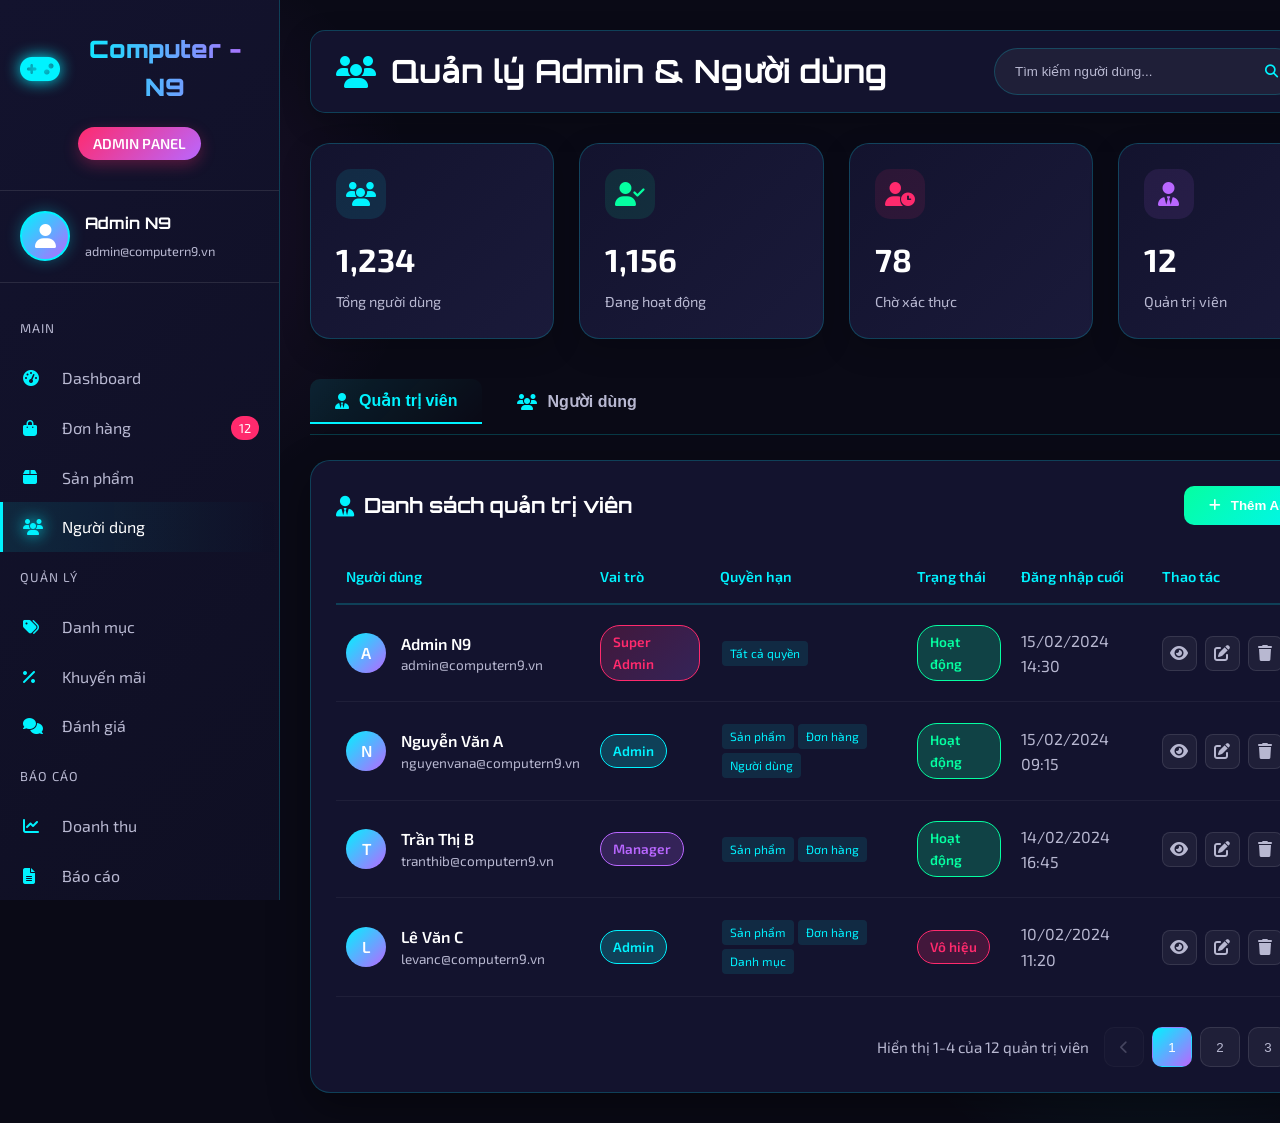
<file: admin_user.html>
<!DOCTYPE html>
<html lang="vi">
<head>
    <meta charset="UTF-8">
    <meta name="viewport" content="width=device-width, initial-scale=1.0">
    <title>Computer - N9 | Quản lý Admin & Người dùng</title>
    <link rel="stylesheet" href="https://cdnjs.cloudflare.com/ajax/libs/font-awesome/6.4.0/css/all.min.css">
    <link href="https://fonts.googleapis.com/css2?family=Orbitron:wght@400;500;700;900&family=Exo+2:wght@300;400;500;600;700&display=swap" rel="stylesheet">
    <style>
        :root {
            --neon-blue: #00f3ff;
            --neon-purple: #b967ff;
            --neon-pink: #ff2a6d;
            --neon-green: #05ffa1;
            --neon-yellow: #ffde59;
            --neon-orange: #ff6b2b;
            --dark-bg: #0a0a16;
            --darker-bg: #050510;
            --card-bg: #13132e;
            --card-border: #1a1a3a;
            --text-primary: #ffffff;
            --text-secondary: #b8b8d1;
            --accent-glow: 0 0 15px currentColor;
            --transition-fast: 0.3s ease;
            --transition-slow: 0.6s cubic-bezier(0.175, 0.885, 0.32, 1.275);
            --sidebar-width: 280px;
        }

        * {
            margin: 0;
            padding: 0;
            box-sizing: border-box;
        }

        body {
            background-color: var(--dark-bg);
            color: var(--text-primary);
            font-family: 'Exo 2', sans-serif;
            line-height: 1.6;
            overflow-x: hidden;
            background-image: 
                radial-gradient(circle at 10% 20%, rgba(180, 70, 255, 0.1) 0%, transparent 20%),
                radial-gradient(circle at 90% 80%, rgba(0, 243, 255, 0.1) 0%, transparent 20%);
            min-height: 100vh;
        }

        h1, h2, h3, h4, .logo-text {
            font-family: 'Orbitron', sans-serif;
            font-weight: 700;
        }

        /* Admin Container */
        .admin-container {
            display: flex;
            min-height: 100vh;
        }

        /* Sidebar */
        .admin-sidebar {
            width: var(--sidebar-width);
            background: linear-gradient(135deg, var(--card-bg), #0f0f23);
            border-right: 1px solid rgba(0, 243, 255, 0.2);
            position: fixed;
            left: 0;
            top: 0;
            bottom: 0;
            overflow-y: auto;
            z-index: 100;
            transition: var(--transition-fast);
        }

        .sidebar-header {
            padding: 30px 20px;
            text-align: center;
            border-bottom: 1px solid rgba(255, 255, 255, 0.1);
        }

        .logo {
            display: flex;
            align-items: center;
            justify-content: center;
            gap: 10px;
            margin-bottom: 20px;
        }

        .logo-icon {
            font-size: 32px;
            color: var(--neon-blue);
            text-shadow: var(--accent-glow);
            animation: pulse 2s infinite alternate;
        }

        @keyframes pulse {
            0% { text-shadow: 0 0 5px var(--neon-blue); }
            100% { text-shadow: 0 0 20px var(--neon-blue), 0 0 30px var(--neon-blue); }
        }

        .logo-text {
            font-size: 24px;
            font-weight: 900;
            background: linear-gradient(90deg, var(--neon-blue), var(--neon-purple));
            -webkit-background-clip: text;
            background-clip: text;
            color: transparent;
        }

        .admin-badge {
            display: inline-block;
            padding: 5px 15px;
            background: linear-gradient(135deg, var(--neon-pink), var(--neon-purple));
            border-radius: 20px;
            font-size: 0.9rem;
            font-weight: 600;
            color: white;
            box-shadow: 0 5px 15px rgba(255, 42, 109, 0.3);
        }

        .admin-info {
            padding: 20px;
            display: flex;
            align-items: center;
            gap: 15px;
            border-bottom: 1px solid rgba(255, 255, 255, 0.1);
        }

        .admin-avatar {
            width: 50px;
            height: 50px;
            border-radius: 50%;
            background: linear-gradient(135deg, var(--neon-blue), var(--neon-purple));
            display: flex;
            align-items: center;
            justify-content: center;
            font-size: 24px;
            color: white;
            border: 2px solid var(--neon-blue);
            box-shadow: 0 0 15px rgba(0, 243, 255, 0.3);
        }

        .admin-details h4 {
            font-size: 1rem;
            margin-bottom: 5px;
        }

        .admin-details p {
            font-size: 0.8rem;
            color: var(--text-secondary);
        }

        .sidebar-menu {
            padding: 20px 0;
        }

        .menu-category {
            padding: 15px 20px;
            font-size: 0.8rem;
            text-transform: uppercase;
            color: var(--text-secondary);
            letter-spacing: 1px;
        }

        .menu-item {
            display: flex;
            align-items: center;
            gap: 15px;
            padding: 12px 20px;
            color: var(--text-secondary);
            transition: var(--transition-fast);
            cursor: pointer;
            border-left: 3px solid transparent;
        }

        .menu-item i {
            width: 24px;
            color: var(--neon-blue);
        }

        .menu-item:hover, .menu-item.active {
            background: linear-gradient(90deg, rgba(0, 243, 255, 0.1), transparent);
            color: white;
            border-left-color: var(--neon-blue);
        }

        .menu-item:hover i, .menu-item.active i {
            color: var(--neon-blue);
            text-shadow: var(--accent-glow);
        }

        .badge {
            margin-left: auto;
            background: var(--neon-pink);
            color: white;
            padding: 2px 8px;
            border-radius: 15px;
            font-size: 0.8rem;
        }

        /* Main Content */
        .admin-main {
            flex: 1;
            margin-left: var(--sidebar-width);
            padding: 30px;
        }

        /* Top Bar */
        .top-bar {
            display: flex;
            justify-content: space-between;
            align-items: center;
            margin-bottom: 30px;
            padding: 15px 25px;
            background: var(--card-bg);
            border-radius: 15px;
            border: 1px solid rgba(0, 243, 255, 0.2);
            box-shadow: 0 10px 30px rgba(0, 0, 0, 0.2);
        }

        .page-title {
            font-size: 2rem;
            color: white;
            display: flex;
            align-items: center;
            gap: 15px;
        }

        .page-title i {
            color: var(--neon-blue);
        }

        .top-bar-actions {
            display: flex;
            align-items: center;
            gap: 20px;
        }

        .search-box {
            display: flex;
            align-items: center;
            background: rgba(255, 255, 255, 0.05);
            border-radius: 30px;
            padding: 5px;
            border: 1px solid rgba(0, 243, 255, 0.2);
        }

        .search-box input {
            background: transparent;
            border: none;
            padding: 10px 15px;
            color: white;
            outline: none;
            width: 250px;
        }

        .search-box input::placeholder {
            color: var(--text-secondary);
        }

        .search-box button {
            background: transparent;
            border: none;
            color: var(--neon-blue);
            padding: 10px 15px;
            cursor: pointer;
            transition: var(--transition-fast);
        }

        .search-box button:hover {
            color: var(--neon-purple);
        }

        .notification-btn {
            position: relative;
            font-size: 1.2rem;
            color: var(--text-secondary);
            cursor: pointer;
            transition: var(--transition-fast);
        }

        .notification-btn:hover {
            color: var(--neon-blue);
        }

        .notification-badge {
            position: absolute;
            top: -5px;
            right: -5px;
            background: var(--neon-pink);
            color: white;
            font-size: 0.7rem;
            width: 18px;
            height: 18px;
            border-radius: 50%;
            display: flex;
            align-items: center;
            justify-content: center;
        }

        /* Stats Cards */
        .stats-grid {
            display: grid;
            grid-template-columns: repeat(4, 1fr);
            gap: 25px;
            margin-bottom: 40px;
        }

        @media (max-width: 1200px) {
            .stats-grid {
                grid-template-columns: repeat(2, 1fr);
            }
        }

        @media (max-width: 768px) {
            .stats-grid {
                grid-template-columns: 1fr;
            }
        }

        .stat-card {
            background: linear-gradient(135deg, var(--card-bg), #1a1a3a);
            padding: 25px;
            border-radius: 20px;
            border: 1px solid rgba(0, 243, 255, 0.2);
            transition: var(--transition-fast);
            position: relative;
            overflow: hidden;
            box-shadow: 0 10px 30px rgba(0, 0, 0, 0.2);
        }

        .stat-card:hover {
            transform: translateY(-5px);
            border-color: var(--neon-blue);
            box-shadow: 0 15px 35px rgba(0, 243, 255, 0.15);
        }

        .stat-header {
            display: flex;
            justify-content: space-between;
            align-items: center;
            margin-bottom: 15px;
        }

        .stat-icon {
            width: 50px;
            height: 50px;
            border-radius: 15px;
            display: flex;
            align-items: center;
            justify-content: center;
            font-size: 24px;
        }

        .stat-icon.blue {
            background: rgba(0, 243, 255, 0.1);
            color: var(--neon-blue);
        }

        .stat-icon.purple {
            background: rgba(185, 103, 255, 0.1);
            color: var(--neon-purple);
        }

        .stat-icon.green {
            background: rgba(5, 255, 161, 0.1);
            color: var(--neon-green);
        }

        .stat-icon.pink {
            background: rgba(255, 42, 109, 0.1);
            color: var(--neon-pink);
        }

        .stat-value {
            font-size: 2rem;
            font-weight: 700;
            margin-bottom: 5px;
        }

        .stat-label {
            color: var(--text-secondary);
            font-size: 0.9rem;
        }

        /* Tabs */
        .tabs {
            display: flex;
            gap: 10px;
            margin-bottom: 25px;
            border-bottom: 1px solid rgba(0, 243, 255, 0.2);
            padding-bottom: 10px;
        }

        .tab-btn {
            padding: 12px 25px;
            background: transparent;
            border: none;
            color: var(--text-secondary);
            font-size: 1rem;
            font-weight: 600;
            cursor: pointer;
            transition: var(--transition-fast);
            border-radius: 10px 10px 0 0;
            display: flex;
            align-items: center;
            gap: 10px;
        }

        .tab-btn i {
            color: var(--neon-blue);
        }

        .tab-btn:hover {
            color: white;
        }

        .tab-btn.active {
            background: linear-gradient(135deg, rgba(0, 243, 255, 0.1), transparent);
            color: var(--neon-blue);
            border-bottom: 2px solid var(--neon-blue);
        }

        /* Tab Content */
        .tab-pane {
            display: none;
        }

        .tab-pane.active {
            display: block;
            animation: fadeIn 0.5s ease;
        }

        @keyframes fadeIn {
            from { opacity: 0; transform: translateY(20px); }
            to { opacity: 1; transform: translateY(0); }
        }

        /* Table Styles */
        .table-container {
            background: var(--card-bg);
            border-radius: 20px;
            border: 1px solid rgba(0, 243, 255, 0.2);
            padding: 25px;
            box-shadow: 0 15px 40px rgba(0, 0, 0, 0.4);
            overflow-x: auto;
        }

        .table-header {
            display: flex;
            justify-content: space-between;
            align-items: center;
            margin-bottom: 25px;
        }

        .table-title {
            font-size: 1.3rem;
            display: flex;
            align-items: center;
            gap: 10px;
        }

        .table-title i {
            color: var(--neon-blue);
        }

        .add-btn {
            display: flex;
            align-items: center;
            gap: 10px;
            padding: 12px 25px;
            background: linear-gradient(135deg, var(--neon-green), var(--neon-blue));
            color: white;
            border: none;
            border-radius: 10px;
            font-weight: 600;
            cursor: pointer;
            transition: var(--transition-fast);
        }

        .add-btn:hover {
            background: linear-gradient(135deg, var(--neon-blue), var(--neon-purple));
            transform: translateY(-3px);
            box-shadow: 0 10px 25px rgba(5, 255, 161, 0.4);
        }

        .admin-table {
            width: 100%;
            border-collapse: collapse;
            min-width: 1000px;
        }

        .admin-table th {
            text-align: left;
            padding: 15px 10px;
            color: var(--neon-blue);
            font-weight: 600;
            font-size: 0.9rem;
            border-bottom: 2px solid rgba(0, 243, 255, 0.2);
            white-space: nowrap;
        }

        .admin-table td {
            padding: 20px 10px;
            border-bottom: 1px solid rgba(255, 255, 255, 0.05);
            color: var(--text-secondary);
        }

        .admin-table tbody tr {
            transition: var(--transition-fast);
        }

        .admin-table tbody tr:hover {
            background: rgba(255, 255, 255, 0.02);
        }

        .user-cell {
            display: flex;
            align-items: center;
            gap: 15px;
        }

        .user-avatar {
            width: 40px;
            height: 40px;
            border-radius: 50%;
            background: linear-gradient(135deg, var(--neon-blue), var(--neon-purple));
            display: flex;
            align-items: center;
            justify-content: center;
            color: white;
            font-size: 16px;
            font-weight: 600;
        }

        .user-info {
            line-height: 1.4;
        }

        .user-name {
            font-weight: 600;
            color: white;
        }

        .user-email {
            font-size: 0.85rem;
            color: var(--text-secondary);
        }

        .role-badge {
            padding: 5px 12px;
            border-radius: 20px;
            font-size: 0.85rem;
            font-weight: 600;
            display: inline-block;
        }

        .role-super {
            background: linear-gradient(135deg, rgba(255, 42, 109, 0.2), rgba(185, 103, 255, 0.2));
            color: var(--neon-pink);
            border: 1px solid var(--neon-pink);
        }

        .role-admin {
            background: rgba(0, 243, 255, 0.2);
            color: var(--neon-blue);
            border: 1px solid var(--neon-blue);
        }

        .role-manager {
            background: rgba(185, 103, 255, 0.2);
            color: var(--neon-purple);
            border: 1px solid var(--neon-purple);
        }

        .role-user {
            background: rgba(5, 255, 161, 0.2);
            color: var(--neon-green);
            border: 1px solid var(--neon-green);
        }

        .status-badge {
            padding: 5px 12px;
            border-radius: 20px;
            font-size: 0.85rem;
            font-weight: 600;
            display: inline-block;
        }

        .status-active {
            background: rgba(5, 255, 161, 0.2);
            color: var(--neon-green);
            border: 1px solid var(--neon-green);
        }

        .status-inactive {
            background: rgba(255, 42, 109, 0.2);
            color: var(--neon-pink);
            border: 1px solid var(--neon-pink);
        }

        .permission-tag {
            display: inline-block;
            padding: 3px 8px;
            background: rgba(0, 243, 255, 0.1);
            border-radius: 4px;
            font-size: 0.75rem;
            color: var(--neon-blue);
            margin: 2px;
        }

        .action-buttons {
            display: flex;
            gap: 8px;
        }

        .action-btn {
            width: 35px;
            height: 35px;
            border-radius: 8px;
            background: rgba(255, 255, 255, 0.05);
            border: 1px solid rgba(255, 255, 255, 0.1);
            color: var(--text-secondary);
            cursor: pointer;
            transition: var(--transition-fast);
            display: flex;
            align-items: center;
            justify-content: center;
        }

        .action-btn:hover {
            transform: translateY(-2px);
        }

        .action-btn.view:hover {
            background: rgba(0, 243, 255, 0.2);
            color: var(--neon-blue);
            border-color: var(--neon-blue);
        }

        .action-btn.edit:hover {
            background: rgba(5, 255, 161, 0.2);
            color: var(--neon-green);
            border-color: var(--neon-green);
        }

        .action-btn.delete:hover {
            background: rgba(255, 42, 109, 0.2);
            color: var(--neon-pink);
            border-color: var(--neon-pink);
        }

        .action-btn.lock:hover {
            background: rgba(255, 222, 89, 0.2);
            color: var(--neon-yellow);
            border-color: var(--neon-yellow);
        }

        /* Pagination */
        .pagination {
            display: flex;
            justify-content: flex-end;
            align-items: center;
            gap: 15px;
            margin-top: 30px;
        }

        .pagination-info {
            color: var(--text-secondary);
            font-size: 0.95rem;
        }

        .pagination-buttons {
            display: flex;
            gap: 8px;
        }

        .page-btn {
            width: 40px;
            height: 40px;
            border-radius: 10px;
            background: rgba(255, 255, 255, 0.05);
            border: 1px solid rgba(255, 255, 255, 0.1);
            color: var(--text-secondary);
            cursor: pointer;
            transition: var(--transition-fast);
            display: flex;
            align-items: center;
            justify-content: center;
        }

        .page-btn:hover, .page-btn.active {
            background: linear-gradient(135deg, var(--neon-blue), var(--neon-purple));
            color: white;
            border-color: transparent;
        }

        .page-btn:disabled {
            opacity: 0.3;
            cursor: not-allowed;
        }

        /* Modal */
        .modal {
            display: none;
            position: fixed;
            top: 0;
            left: 0;
            width: 100%;
            height: 100%;
            background: rgba(0, 0, 0, 0.8);
            backdrop-filter: blur(5px);
            z-index: 1000;
            align-items: center;
            justify-content: center;
        }

        .modal.active {
            display: flex;
            animation: fadeIn 0.3s ease;
        }

        .modal-content {
            background: var(--card-bg);
            border-radius: 20px;
            border: 2px solid rgba(0, 243, 255, 0.3);
            width: 90%;
            max-width: 600px;
            max-height: 90vh;
            overflow-y: auto;
            box-shadow: 0 20px 60px rgba(0, 0, 0, 0.7);
        }

        .modal-header {
            padding: 25px;
            border-bottom: 1px solid rgba(255, 255, 255, 0.1);
            display: flex;
            justify-content: space-between;
            align-items: center;
        }

        .modal-title {
            font-size: 1.5rem;
            display: flex;
            align-items: center;
            gap: 10px;
        }

        .modal-close {
            width: 40px;
            height: 40px;
            border-radius: 10px;
            background: rgba(255, 255, 255, 0.05);
            border: 1px solid rgba(255, 255, 255, 0.1);
            color: var(--text-secondary);
            cursor: pointer;
            transition: var(--transition-fast);
            display: flex;
            align-items: center;
            justify-content: center;
            font-size: 1.2rem;
        }

        .modal-close:hover {
            background: var(--neon-pink);
            color: white;
            border-color: var(--neon-pink);
        }

        .modal-body {
            padding: 25px;
        }

        .form-group {
            margin-bottom: 20px;
        }

        .form-label {
            display: block;
            margin-bottom: 8px;
            color: var(--text-primary);
            font-weight: 600;
        }

        .form-input {
            width: 100%;
            padding: 12px 15px;
            background: rgba(255, 255, 255, 0.05);
            border: 1px solid rgba(0, 243, 255, 0.2);
            border-radius: 8px;
            color: white;
            outline: none;
            transition: var(--transition-fast);
        }

        .form-input:focus {
            border-color: var(--neon-blue);
            box-shadow: 0 0 15px rgba(0, 243, 255, 0.2);
        }

        .form-row {
            display: flex;
            gap: 15px;
            margin-bottom: 20px;
        }

        .form-row .form-group {
            flex: 1;
            margin-bottom: 0;
        }

        .permissions-grid {
            display: grid;
            grid-template-columns: repeat(2, 1fr);
            gap: 15px;
            margin-top: 15px;
        }

        .permission-item {
            display: flex;
            align-items: center;
            gap: 10px;
            padding: 10px;
            background: rgba(255, 255, 255, 0.02);
            border-radius: 8px;
        }

        .permission-checkbox {
            width: 18px;
            height: 18px;
            accent-color: var(--neon-blue);
            cursor: pointer;
        }

        .modal-footer {
            padding: 20px 25px;
            border-top: 1px solid rgba(255, 255, 255, 0.1);
            display: flex;
            justify-content: flex-end;
            gap: 15px;
        }

        .modal-btn {
            padding: 12px 30px;
            border-radius: 10px;
            font-weight: 600;
            cursor: pointer;
            transition: var(--transition-fast);
            border: none;
        }

        .modal-btn.save {
            background: linear-gradient(135deg, var(--neon-blue), var(--neon-purple));
            color: white;
        }

        .modal-btn.save:hover {
            background: linear-gradient(135deg, var(--neon-purple), var(--neon-pink));
            transform: translateY(-2px);
            box-shadow: 0 5px 15px rgba(185, 103, 255, 0.4);
        }

        .modal-btn.cancel {
            background: transparent;
            color: var(--neon-pink);
            border: 1px solid var(--neon-pink);
        }

        .modal-btn.cancel:hover {
            background: rgba(255, 42, 109, 0.1);
            transform: translateY(-2px);
        }

        .modal-btn.delete {
            background: linear-gradient(135deg, var(--neon-pink), var(--neon-purple));
            color: white;
        }

        /* Notification */
        .notification {
            position: fixed;
            top: 30px;
            right: 30px;
            padding: 20px 25px;
            border-radius: 12px;
            font-weight: 600;
            z-index: 10000;
            animation: slideIn 0.5s cubic-bezier(0.175, 0.885, 0.32, 1.275);
            max-width: 350px;
            backdrop-filter: blur(10px);
            border: 1px solid rgba(255, 255, 255, 0.1);
        }

        .notification.success {
            background: linear-gradient(90deg, rgba(5, 255, 161, 0.1), rgba(10, 10, 22, 0.9));
            color: var(--neon-green);
            border-left: 4px solid var(--neon-green);
        }

        .notification.error {
            background: linear-gradient(90deg, rgba(255, 42, 109, 0.1), rgba(10, 10, 22, 0.9));
            color: var(--neon-pink);
            border-left: 4px solid var(--neon-pink);
        }

        .notification.info {
            background: linear-gradient(90deg, rgba(0, 243, 255, 0.1), rgba(10, 10, 22, 0.9));
            color: var(--neon-blue);
            border-left: 4px solid var(--neon-blue);
        }

        @keyframes slideIn {
            from { transform: translateX(100%); opacity: 0; }
            to { transform: translateX(0); opacity: 1; }
        }

        @keyframes fadeOut {
            from { opacity: 1; }
            to { opacity: 0; }
        }
    </style>
</head>
<body>
    <div class="admin-container">
        <!-- Sidebar -->
        <div class="admin-sidebar">
            <div class="sidebar-header">
                <div class="logo">
                    <div class="logo-icon">
                        <i class="fas fa-gamepad"></i>
                    </div>
                    <div class="logo-text">Computer - N9</div>
                </div>
                <span class="admin-badge">ADMIN PANEL</span>
            </div>

            <div class="admin-info">
                <div class="admin-avatar">
                    <i class="fas fa-user"></i>
                </div>
                <div class="admin-details">
                    <h4>Admin N9</h4>
                    <p>admin@computern9.vn</p>
                </div>
            </div>

            <div class="sidebar-menu">
                <div class="menu-category">Main</div>
                <div class="menu-item">
                    <i class="fas fa-tachometer-alt"></i>
                    <span>Dashboard</span>
                </div>
                <div class="menu-item">
                    <i class="fas fa-shopping-bag"></i>
                    <span>Đơn hàng</span>
                    <span class="badge">12</span>
                </div>
                <div class="menu-item">
                    <i class="fas fa-box"></i>
                    <span>Sản phẩm</span>
                </div>
                <div class="menu-item active">
                    <i class="fas fa-users"></i>
                    <span>Người dùng</span>
                </div>
                
                <div class="menu-category">Quản lý</div>
                <div class="menu-item">
                    <i class="fas fa-tags"></i>
                    <span>Danh mục</span>
                </div>
                <div class="menu-item">
                    <i class="fas fa-percent"></i>
                    <span>Khuyến mãi</span>
                </div>
                <div class="menu-item">
                    <i class="fas fa-comments"></i>
                    <span>Đánh giá</span>
                </div>
                
                <div class="menu-category">Báo cáo</div>
                <div class="menu-item">
                    <i class="fas fa-chart-line"></i>
                    <span>Doanh thu</span>
                </div>
                <div class="menu-item">
                    <i class="fas fa-file-alt"></i>
                    <span>Báo cáo</span>
                </div>
                
                <div class="menu-category">Cài đặt</div>
                <div class="menu-item">
                    <i class="fas fa-cog"></i>
                    <span>Cấu hình</span>
                </div>
                <div class="menu-item">
                    <i class="fas fa-shield-alt"></i>
                    <span>Bảo mật</span>
                </div>
            </div>
        </div>

        <!-- Main Content -->
        <div class="admin-main">
            <!-- Top Bar -->
            <div class="top-bar">
                <h1 class="page-title">
                    <i class="fas fa-users"></i>
                    Quản lý Admin & Người dùng
                </h1>
                <div class="top-bar-actions">
                    <div class="search-box">
                        <input type="text" placeholder="Tìm kiếm người dùng...">
                        <button><i class="fas fa-search"></i></button>
                    </div>
                    <div class="notification-btn">
                        <i class="far fa-bell"></i>
                        <span class="notification-badge">3</span>
                    </div>
                </div>
            </div>

            <!-- Stats Cards -->
            <div class="stats-grid">
                <div class="stat-card">
                    <div class="stat-header">
                        <div class="stat-icon blue">
                            <i class="fas fa-users"></i>
                        </div>
                    </div>
                    <div class="stat-value">1,234</div>
                    <div class="stat-label">Tổng người dùng</div>
                </div>
                <div class="stat-card">
                    <div class="stat-header">
                        <div class="stat-icon green">
                            <i class="fas fa-user-check"></i>
                        </div>
                    </div>
                    <div class="stat-value">1,156</div>
                    <div class="stat-label">Đang hoạt động</div>
                </div>
                <div class="stat-card">
                    <div class="stat-header">
                        <div class="stat-icon pink">
                            <i class="fas fa-user-clock"></i>
                        </div>
                    </div>
                    <div class="stat-value">78</div>
                    <div class="stat-label">Chờ xác thực</div>
                </div>
                <div class="stat-card">
                    <div class="stat-header">
                        <div class="stat-icon purple">
                            <i class="fas fa-user-tie"></i>
                        </div>
                    </div>
                    <div class="stat-value">12</div>
                    <div class="stat-label">Quản trị viên</div>
                </div>
            </div>

            <!-- Tabs -->
            <div class="tabs">
                <button class="tab-btn active" onclick="switchTab('admins')">
                    <i class="fas fa-user-tie"></i>
                    Quản trị viên
                </button>
                <button class="tab-btn" onclick="switchTab('users')">
                    <i class="fas fa-users"></i>
                    Người dùng
                </button>
            </div>

            <!-- Admins Tab -->
            <div class="tab-pane active" id="adminsTab">
                <div class="table-container">
                    <div class="table-header">
                        <h3 class="table-title">
                            <i class="fas fa-user-tie"></i>
                            Danh sách quản trị viên
                        </h3>
                        <button class="add-btn" onclick="openAddAdminModal()">
                            <i class="fas fa-plus"></i>
                            Thêm Admin
                        </button>
                    </div>

                    <table class="admin-table">
                        <thead>
                            <tr>
                                <th>Người dùng</th>
                                <th>Vai trò</th>
                                <th>Quyền hạn</th>
                                <th>Trạng thái</th>
                                <th>Đăng nhập cuối</th>
                                <th>Thao tác</th>
                            </tr>
                        </thead>
                        <tbody id="adminsTableBody">
                            <!-- Admins will be dynamically loaded here -->
                        </tbody>
                    </table>

                    <!-- Pagination -->
                    <div class="pagination">
                        <div class="pagination-info">
                            Hiển thị 1-4 của 12 quản trị viên
                        </div>
                        <div class="pagination-buttons">
                            <button class="page-btn" disabled><i class="fas fa-chevron-left"></i></button>
                            <button class="page-btn active">1</button>
                            <button class="page-btn">2</button>
                            <button class="page-btn">3</button>
                            <button class="page-btn"><i class="fas fa-chevron-right"></i></button>
                        </div>
                    </div>
                </div>
            </div>

            <!-- Users Tab -->
            <div class="tab-pane" id="usersTab">
                <div class="table-container">
                    <div class="table-header">
                        <h3 class="table-title">
                            <i class="fas fa-users"></i>
                            Danh sách người dùng
                        </h3>
                        <button class="add-btn" onclick="openAddUserModal()">
                            <i class="fas fa-plus"></i>
                            Thêm người dùng
                        </button>
                    </div>

                    <table class="admin-table">
                        <thead>
                            <tr>
                                <th>Người dùng</th>
                                <th>Số điện thoại</th>
                                <th>Ngày tham gia</th>
                                <th>Tổng đơn</th>
                                <th>Chi tiêu</th>
                                <th>Trạng thái</th>
                                <th>Thao tác</th>
                            </tr>
                        </thead>
                        <tbody id="usersTableBody">
                            <!-- Users will be dynamically loaded here -->
                        </tbody>
                    </table>

                    <!-- Pagination -->
                    <div class="pagination">
                        <div class="pagination-info">
                            Hiển thị 1-8 của 156 người dùng
                        </div>
                        <div class="pagination-buttons">
                            <button class="page-btn" disabled><i class="fas fa-chevron-left"></i></button>
                            <button class="page-btn active">1</button>
                            <button class="page-btn">2</button>
                            <button class="page-btn">3</button>
                            <button class="page-btn">4</button>
                            <button class="page-btn">5</button>
                            <button class="page-btn"><i class="fas fa-chevron-right"></i></button>
                        </div>
                    </div>
                </div>
            </div>
        </div>
    </div>

    <!-- Admin Modal -->
    <div class="modal" id="adminModal">
        <div class="modal-content">
            <div class="modal-header">
                <h3 class="modal-title" id="adminModalTitle">
                    <i class="fas fa-user-tie"></i>
                    Thêm quản trị viên mới
                </h3>
                <div class="modal-close" onclick="closeAdminModal()">
                    <i class="fas fa-times"></i>
                </div>
            </div>
            <div class="modal-body">
                <form id="adminForm">
                    <div class="form-row">
                        <div class="form-group">
                            <label class="form-label">Họ và tên</label>
                            <input type="text" class="form-input" id="adminName" placeholder="Nhập họ tên">
                        </div>
                        <div class="form-group">
                            <label class="form-label">Email</label>
                            <input type="email" class="form-input" id="adminEmail" placeholder="Nhập email">
                        </div>
                    </div>

                    <div class="form-row">
                        <div class="form-group">
                            <label class="form-label">Mật khẩu</label>
                            <input type="password" class="form-input" id="adminPassword" placeholder="Nhập mật khẩu">
                        </div>
                        <div class="form-group">
                            <label class="form-label">Vai trò</label>
                            <select class="form-input" id="adminRole">
                                <option value="super">Super Admin</option>
                                <option value="admin">Admin</option>
                                <option value="manager">Manager</option>
                            </select>
                        </div>
                    </div>

                    <div class="form-group">
                        <label class="form-label">Quyền hạn</label>
                        <div class="permissions-grid">
                            <div class="permission-item">
                                <input type="checkbox" class="permission-checkbox" checked>
                                <span>Quản lý sản phẩm</span>
                            </div>
                            <div class="permission-item">
                                <input type="checkbox" class="permission-checkbox" checked>
                                <span>Quản lý đơn hàng</span>
                            </div>
                            <div class="permission-item">
                                <input type="checkbox" class="permission-checkbox" checked>
                                <span>Quản lý người dùng</span>
                            </div>
                            <div class="permission-item">
                                <input type="checkbox" class="permission-checkbox">
                                <span>Quản lý danh mục</span>
                            </div>
                            <div class="permission-item">
                                <input type="checkbox" class="permission-checkbox">
                                <span>Quản lý khuyến mãi</span>
                            </div>
                            <div class="permission-item">
                                <input type="checkbox" class="permission-checkbox">
                                <span>Xem báo cáo</span>
                            </div>
                            <div class="permission-item">
                                <input type="checkbox" class="permission-checkbox">
                                <span>Quản lý admin</span>
                            </div>
                            <div class="permission-item">
                                <input type="checkbox" class="permission-checkbox">
                                <span>Cài đặt hệ thống</span>
                            </div>
                        </div>
                    </div>

                    <div class="form-group">
                        <label class="form-label">Trạng thái</label>
                        <select class="form-input" id="adminStatus">
                            <option value="active">Hoạt động</option>
                            <option value="inactive">Vô hiệu hóa</option>
                        </select>
                    </div>
                </form>
            </div>
            <div class="modal-footer">
                <button class="modal-btn cancel" onclick="closeAdminModal()">Hủy</button>
                <button class="modal-btn save" onclick="saveAdmin()">Lưu</button>
            </div>
        </div>
    </div>

    <!-- User Modal -->
    <div class="modal" id="userModal">
        <div class="modal-content">
            <div class="modal-header">
                <h3 class="modal-title" id="userModalTitle">
                    <i class="fas fa-user"></i>
                    Thêm người dùng mới
                </h3>
                <div class="modal-close" onclick="closeUserModal()">
                    <i class="fas fa-times"></i>
                </div>
            </div>
            <div class="modal-body">
                <form id="userForm">
                    <div class="form-row">
                        <div class="form-group">
                            <label class="form-label">Họ và tên</label>
                            <input type="text" class="form-input" id="userName" placeholder="Nhập họ tên">
                        </div>
                        <div class="form-group">
                            <label class="form-label">Email</label>
                            <input type="email" class="form-input" id="userEmail" placeholder="Nhập email">
                        </div>
                    </div>

                    <div class="form-row">
                        <div class="form-group">
                            <label class="form-label">Số điện thoại</label>
                            <input type="tel" class="form-input" id="userPhone" placeholder="Nhập số điện thoại">
                        </div>
                        <div class="form-group">
                            <label class="form-label">Ngày sinh</label>
                            <input type="date" class="form-input" id="userBirthday">
                        </div>
                    </div>

                    <div class="form-row">
                        <div class="form-group">
                            <label class="form-label">Mật khẩu</label>
                            <input type="password" class="form-input" id="userPassword" placeholder="Nhập mật khẩu">
                        </div>
                        <div class="form-group">
                            <label class="form-label">Hạng thành viên</label>
                            <select class="form-input" id="userRank">
                                <option value="bronze">Bronze</option>
                                <option value="silver">Silver</option>
                                <option value="gold">Gold</option>
                                <option value="platinum">Platinum</option>
                            </select>
                        </div>
                    </div>

                    <div class="form-group">
                        <label class="form-label">Địa chỉ</label>
                        <input type="text" class="form-input" id="userAddress" placeholder="Nhập địa chỉ">
                    </div>

                    <div class="form-group">
                        <label class="form-label">Trạng thái</label>
                        <select class="form-input" id="userStatus">
                            <option value="active">Hoạt động</option>
                            <option value="inactive">Vô hiệu hóa</option>
                            <option value="pending">Chờ xác thực</option>
                        </select>
                    </div>
                </form>
            </div>
            <div class="modal-footer">
                <button class="modal-btn cancel" onclick="closeUserModal()">Hủy</button>
                <button class="modal-btn save" onclick="saveUser()">Lưu</button>
            </div>
        </div>
    </div>

    <!-- Delete Confirmation Modal -->
    <div class="modal" id="deleteModal">
        <div class="modal-content" style="max-width: 400px;">
            <div class="modal-header">
                <h3 class="modal-title">
                    <i class="fas fa-exclamation-triangle" style="color: var(--neon-pink);"></i>
                    Xác nhận xóa
                </h3>
                <div class="modal-close" onclick="closeDeleteModal()">
                    <i class="fas fa-times"></i>
                </div>
            </div>
            <div class="modal-body" style="text-align: center;">
                <p style="margin-bottom: 20px; color: var(--text-secondary);">Bạn có chắc muốn xóa người dùng này? Hành động này không thể hoàn tác.</p>
            </div>
            <div class="modal-footer">
                <button class="modal-btn cancel" onclick="closeDeleteModal()">Hủy</button>
                <button class="modal-btn delete" onclick="confirmDelete()">Xóa</button>
            </div>
        </div>
    </div>

    <!-- View User Details Modal -->
    <div class="modal" id="viewModal">
        <div class="modal-content">
            <div class="modal-header">
                <h3 class="modal-title">
                    <i class="fas fa-user"></i>
                    Chi tiết người dùng
                </h3>
                <div class="modal-close" onclick="closeViewModal()">
                    <i class="fas fa-times"></i>
                </div>
            </div>
            <div class="modal-body">
                <div style="display: flex; align-items: center; gap: 20px; margin-bottom: 30px;">
                    <div style="width: 80px; height: 80px; border-radius: 50%; background: linear-gradient(135deg, var(--neon-blue), var(--neon-purple)); display: flex; align-items: center; justify-content: center; font-size: 32px; color: white;">
                        <i class="fas fa-user"></i>
                    </div>
                    <div>
                        <h2 style="font-size: 1.8rem; margin-bottom: 5px;">Nguyễn Văn A</h2>
                        <p style="color: var(--text-secondary);">Thành viên từ: 15/01/2023</p>
                    </div>
                </div>

                <div style="display: grid; grid-template-columns: repeat(2, 1fr); gap: 20px;">
                    <div>
                        <p style="color: var(--text-secondary); margin-bottom: 5px;">Email</p>
                        <p style="font-weight: 600;">nguyenvana@email.com</p>
                    </div>
                    <div>
                        <p style="color: var(--text-secondary); margin-bottom: 5px;">Số điện thoại</p>
                        <p style="font-weight: 600;">0987654321</p>
                    </div>
                    <div>
                        <p style="color: var(--text-secondary); margin-bottom: 5px;">Ngày sinh</p>
                        <p style="font-weight: 600;">15/05/1995</p>
                    </div>
                    <div>
                        <p style="color: var(--text-secondary); margin-bottom: 5px;">Hạng thành viên</p>
                        <p><span class="role-badge role-user">Gold</span></p>
                    </div>
                    <div style="grid-column: span 2;">
                        <p style="color: var(--text-secondary); margin-bottom: 5px;">Địa chỉ</p>
                        <p style="font-weight: 600;">Số 504 Đại lộ Bình Dương, P. Phú Lợi, TP. Hồ Chí Minh</p>
                    </div>
                </div>

                <div style="margin-top: 30px;">
                    <h4 style="margin-bottom: 15px;">Thống kê</h4>
                    <div style="display: grid; grid-template-columns: repeat(3, 1fr); gap: 20px;">
                        <div style="text-align: center; padding: 15px; background: rgba(255,255,255,0.02); border-radius: 10px;">
                            <div style="font-size: 1.5rem; font-weight: 700; color: var(--neon-blue);">5</div>
                            <div style="color: var(--text-secondary);">Tổng đơn</div>
                        </div>
                        <div style="text-align: center; padding: 15px; background: rgba(255,255,255,0.02); border-radius: 10px;">
                            <div style="font-size: 1.5rem; font-weight: 700; color: var(--neon-green);">32.9M</div>
                            <div style="color: var(--text-secondary);">Chi tiêu</div>
                        </div>
                        <div style="text-align: center; padding: 15px; background: rgba(255,255,255,0.02); border-radius: 10px;">
                            <div style="font-size: 1.5rem; font-weight: 700; color: var(--neon-yellow);">350</div>
                            <div style="color: var(--text-secondary);">Điểm</div>
                        </div>
                    </div>
                </div>
            </div>
            <div class="modal-footer">
                <button class="modal-btn cancel" onclick="closeViewModal()">Đóng</button>
            </div>
        </div>
    </div>

    <script>
        // Sample admins data
        let admins = [
            { id: 1, name: 'Admin N9', email: 'admin@computern9.vn', role: 'super', permissions: ['all'], status: 'active', lastLogin: '15/02/2024 14:30' },
            { id: 2, name: 'Nguyễn Văn A', email: 'nguyenvana@computern9.vn', role: 'admin', permissions: ['products', 'orders', 'users'], status: 'active', lastLogin: '15/02/2024 09:15' },
            { id: 3, name: 'Trần Thị B', email: 'tranthib@computern9.vn', role: 'manager', permissions: ['products', 'orders'], status: 'active', lastLogin: '14/02/2024 16:45' },
            { id: 4, name: 'Lê Văn C', email: 'levanc@computern9.vn', role: 'admin', permissions: ['products', 'orders', 'categories'], status: 'inactive', lastLogin: '10/02/2024 11:20' }
        ];

        // Sample users data
        let users = [
            { id: 1, name: 'Nguyễn Văn A', email: 'nguyenvana@gmail.com', phone: '0987654321', joinDate: '15/01/2023', orders: 5, spent: 32900000, status: 'active', rank: 'gold' },
            { id: 2, name: 'Trần Thị B', email: 'tranthib@gmail.com', phone: '0978123456', joinDate: '20/02/2023', orders: 3, spent: 12500000, status: 'active', rank: 'silver' },
            { id: 3, name: 'Lê Văn C', email: 'levanc@gmail.com', phone: '0966123456', joinDate: '05/03/2023', orders: 8, spent: 45900000, status: 'active', rank: 'platinum' },
            { id: 4, name: 'Phạm Thị D', email: 'phamthid@gmail.com', phone: '0955123456', joinDate: '12/04/2023', orders: 2, spent: 8900000, status: 'inactive', rank: 'bronze' },
            { id: 5, name: 'Hoàng Văn E', email: 'hoangvane@gmail.com', phone: '0944123456', joinDate: '25/05/2023', orders: 1, spent: 3890000, status: 'pending', rank: 'bronze' },
            { id: 6, name: 'Đặng Thị F', email: 'dangthif@gmail.com', phone: '0933123456', joinDate: '08/06/2023', orders: 4, spent: 25600000, status: 'active', rank: 'silver' },
            { id: 7, name: 'Vũ Văn G', email: 'vuvang@gmail.com', phone: '0922123456', joinDate: '17/07/2023', orders: 6, spent: 38900000, status: 'active', rank: 'gold' },
            { id: 8, name: 'Ngô Thị H', email: 'ngothih@gmail.com', phone: '0911123456', joinDate: '29/08/2023', orders: 2, spent: 15900000, status: 'inactive', rank: 'bronze' }
        ];

        // DOM Elements
        const adminsTableBody = document.getElementById('adminsTableBody');
        const usersTableBody = document.getElementById('usersTableBody');
        const adminModal = document.getElementById('adminModal');
        const userModal = document.getElementById('userModal');
        const deleteModal = document.getElementById('deleteModal');
        const viewModal = document.getElementById('viewModal');

        let currentDeleteId = null;
        let currentDeleteType = null;

        // Initialize page
        document.addEventListener('DOMContentLoaded', function() {
            renderAdmins();
            renderUsers();
        });

        // Render admins table
        function renderAdmins() {
            let html = '';
            
            admins.forEach(admin => {
                // Get role class and text
                let roleClass = '';
                let roleText = '';
                
                switch(admin.role) {
                    case 'super':
                        roleClass = 'role-super';
                        roleText = 'Super Admin';
                        break;
                    case 'admin':
                        roleClass = 'role-admin';
                        roleText = 'Admin';
                        break;
                    case 'manager':
                        roleClass = 'role-manager';
                        roleText = 'Manager';
                        break;
                }

                // Get permissions display
                let permissionsHtml = '';
                if (admin.permissions.includes('all')) {
                    permissionsHtml = '<span class="permission-tag">Tất cả quyền</span>';
                } else {
                    admin.permissions.forEach(perm => {
                        let permText = '';
                        switch(perm) {
                            case 'products': permText = 'Sản phẩm'; break;
                            case 'orders': permText = 'Đơn hàng'; break;
                            case 'users': permText = 'Người dùng'; break;
                            case 'categories': permText = 'Danh mục'; break;
                            default: permText = perm;
                        }
                        permissionsHtml += `<span class="permission-tag">${permText}</span>`;
                    });
                }

                html += `
                    <tr>
                        <td>
                            <div class="user-cell">
                                <div class="user-avatar">${admin.name.charAt(0)}</div>
                                <div class="user-info">
                                    <div class="user-name">${admin.name}</div>
                                    <div class="user-email">${admin.email}</div>
                                </div>
                            </div>
                        </td>
                        <td><span class="role-badge ${roleClass}">${roleText}</span></td>
                        <td>${permissionsHtml}</td>
                        <td><span class="status-badge ${admin.status === 'active' ? 'status-active' : 'status-inactive'}">${admin.status === 'active' ? 'Hoạt động' : 'Vô hiệu'}</span></td>
                        <td>${admin.lastLogin}</td>
                        <td>
                            <div class="action-buttons">
                                <div class="action-btn view" onclick="viewAdmin(${admin.id})">
                                    <i class="fas fa-eye"></i>
                                </div>
                                <div class="action-btn edit" onclick="openEditAdminModal(${admin.id})">
                                    <i class="fas fa-edit"></i>
                                </div>
                                <div class="action-btn delete" onclick="openDeleteModal('admin', ${admin.id})">
                                    <i class="fas fa-trash"></i>
                                </div>
                                <div class="action-btn lock" onclick="toggleAdminStatus(${admin.id})">
                                    <i class="fas ${admin.status === 'active' ? 'fa-lock' : 'fa-unlock'}"></i>
                                </div>
                            </div>
                        </td>
                    </tr>
                `;
            });

            adminsTableBody.innerHTML = html;
        }

        // Render users table
        function renderUsers() {
            let html = '';
            
            users.forEach(user => {
                html += `
                    <tr>
                        <td>
                            <div class="user-cell">
                                <div class="user-avatar">${user.name.charAt(0)}</div>
                                <div class="user-info">
                                    <div class="user-name">${user.name}</div>
                                    <div class="user-email">${user.email}</div>
                                </div>
                            </div>
                        </td>
                        <td>${user.phone}</td>
                        <td>${user.joinDate}</td>
                        <td>${user.orders}</td>
                        <td style="color: var(--neon-green); font-weight: 600;">${formatPrice(user.spent)}</td>
                        <td>
                            <span class="status-badge ${user.status === 'active' ? 'status-active' : user.status === 'pending' ? 'status-pending' : 'status-inactive'}">
                                ${user.status === 'active' ? 'Hoạt động' : user.status === 'pending' ? 'Chờ xác thực' : 'Vô hiệu'}
                            </span>
                        </td>
                        <td>
                            <div class="action-buttons">
                                <div class="action-btn view" onclick="viewUser(${user.id})">
                                    <i class="fas fa-eye"></i>
                                </div>
                                <div class="action-btn edit" onclick="openEditUserModal(${user.id})">
                                    <i class="fas fa-edit"></i>
                                </div>
                                <div class="action-btn delete" onclick="openDeleteModal('user', ${user.id})">
                                    <i class="fas fa-trash"></i>
                                </div>
                                <div class="action-btn lock" onclick="toggleUserStatus(${user.id})">
                                    <i class="fas ${user.status === 'active' ? 'fa-lock' : 'fa-unlock'}"></i>
                                </div>
                            </div>
                        </td>
                    </tr>
                `;
            });

            usersTableBody.innerHTML = html;
        }

        // Format price
        function formatPrice(price) {
            return price.toString().replace(/\B(?=(\d{3})+(?!\d))/g, ".") + '₫';
        }

        // Tab switching
        function switchTab(tab) {
            document.querySelectorAll('.tab-btn').forEach(btn => btn.classList.remove('active'));
            document.querySelectorAll('.tab-pane').forEach(pane => pane.classList.remove('active'));
            
            if (tab === 'admins') {
                document.querySelectorAll('.tab-btn')[0].classList.add('active');
                document.getElementById('adminsTab').classList.add('active');
            } else {
                document.querySelectorAll('.tab-btn')[1].classList.add('active');
                document.getElementById('usersTab').classList.add('active');
            }
        }

        // Admin Modal Functions
        function openAddAdminModal() {
            document.getElementById('adminModalTitle').innerHTML = '<i class="fas fa-user-tie"></i> Thêm quản trị viên mới';
            document.getElementById('adminForm').reset();
            adminModal.classList.add('active');
        }

        function openEditAdminModal(id) {
            const admin = admins.find(a => a.id === id);
            if (admin) {
                document.getElementById('adminModalTitle').innerHTML = '<i class="fas fa-edit"></i> Sửa thông tin admin';
                document.getElementById('adminName').value = admin.name;
                document.getElementById('adminEmail').value = admin.email;
                document.getElementById('adminRole').value = admin.role;
                document.getElementById('adminStatus').value = admin.status;
                adminModal.classList.add('active');
            }
        }

        function closeAdminModal() {
            adminModal.classList.remove('active');
        }

        function saveAdmin() {
            const name = document.getElementById('adminName').value;
            const email = document.getElementById('adminEmail').value;
            
            if (!name || !email) {
                showNotification('Vui lòng nhập đầy đủ thông tin', 'error');
                return;
            }

            showNotification('Đã lưu thông tin admin thành công!', 'success');
            closeAdminModal();
        }

        // User Modal Functions
        function openAddUserModal() {
            document.getElementById('userModalTitle').innerHTML = '<i class="fas fa-user"></i> Thêm người dùng mới';
            document.getElementById('userForm').reset();
            userModal.classList.add('active');
        }

        function openEditUserModal(id) {
            const user = users.find(u => u.id === id);
            if (user) {
                document.getElementById('userModalTitle').innerHTML = '<i class="fas fa-edit"></i> Sửa thông tin người dùng';
                document.getElementById('userName').value = user.name;
                document.getElementById('userEmail').value = user.email;
                document.getElementById('userPhone').value = user.phone;
                userModal.classList.add('active');
            }
        }

        function closeUserModal() {
            userModal.classList.remove('active');
        }

        function saveUser() {
            const name = document.getElementById('userName').value;
            const email = document.getElementById('userEmail').value;
            const phone = document.getElementById('userPhone').value;
            
            if (!name || !email || !phone) {
                showNotification('Vui lòng nhập đầy đủ thông tin', 'error');
                return;
            }

            showNotification('Đã lưu thông tin người dùng thành công!', 'success');
            closeUserModal();
        }

        // View functions
        function viewAdmin(id) {
            showNotification('Đang xem chi tiết admin', 'info');
        }

        function viewUser(id) {
            viewModal.classList.add('active');
        }

        function closeViewModal() {
            viewModal.classList.remove('active');
        }

        // Toggle status functions
        function toggleAdminStatus(id) {
            const admin = admins.find(a => a.id === id);
            if (admin) {
                admin.status = admin.status === 'active' ? 'inactive' : 'active';
                renderAdmins();
                showNotification(`Đã ${admin.status === 'active' ? 'kích hoạt' : 'vô hiệu hóa'} admin`, 'success');
            }
        }

        function toggleUserStatus(id) {
            const user = users.find(u => u.id === id);
            if (user) {
                user.status = user.status === 'active' ? 'inactive' : 'active';
                renderUsers();
                showNotification(`Đã ${user.status === 'active' ? 'kích hoạt' : 'vô hiệu hóa'} người dùng`, 'success');
            }
        }

        // Delete Modal Functions
        function openDeleteModal(type, id) {
            currentDeleteType = type;
            currentDeleteId = id;
            deleteModal.classList.add('active');
        }

        function closeDeleteModal() {
            deleteModal.classList.remove('active');
            currentDeleteId = null;
            currentDeleteType = null;
        }

        function confirmDelete() {
            if (currentDeleteType === 'admin') {
                admins = admins.filter(a => a.id !== currentDeleteId);
                renderAdmins();
                showNotification('Đã xóa admin thành công!', 'success');
            } else if (currentDeleteType === 'user') {
                users = users.filter(u => u.id !== currentDeleteId);
                renderUsers();
                showNotification('Đã xóa người dùng thành công!', 'success');
            }
            closeDeleteModal();
        }

        // Search functionality
        document.querySelector('.search-box button').addEventListener('click', function() {
            const searchTerm = document.querySelector('.search-box input').value.toLowerCase();
            showNotification(`Đang tìm kiếm: "${searchTerm}"`, 'info');
        });

        // Show notification
        function showNotification(message, type = 'success') {
            const existingNotifications = document.querySelectorAll('.notification');
            existingNotifications.forEach(notification => notification.remove());

            const notification = document.createElement('div');
            notification.className = `notification ${type}`;
            
            let icon = '';
            if (type === 'success') icon = '<i class="fas fa-check-circle"></i> ';
            else if (type === 'error') icon = '<i class="fas fa-exclamation-circle"></i> ';
            else if (type === 'info') icon = '<i class="fas fa-info-circle"></i> ';
            
            notification.innerHTML = icon + message;
            document.body.appendChild(notification);
            
            setTimeout(() => {
                if (notification.parentNode) {
                    notification.style.animation = 'fadeOut 0.5s ease';
                    setTimeout(() => notification.remove(), 500);
                }
            }, 3000);
        }

        // Handle sidebar navigation
        document.querySelectorAll('.menu-item').forEach(item => {
            item.addEventListener('click', function() {
                if (!this.classList.contains('active')) {
                    document.querySelectorAll('.menu-item').forEach(mi => mi.classList.remove('active'));
                    this.classList.add('active');
                    showNotification(`Đang chuyển đến ${this.querySelector('span').textContent}`, 'info');
                }
            });
        });

        // Handle notification button
        document.querySelector('.notification-btn').addEventListener('click', function() {
            showNotification('Bạn có 3 thông báo mới về người dùng', 'info');
        });

        // Handle click outside modal to close
        window.onclick = function(event) {
            if (event.target === adminModal) {
                closeAdminModal();
            }
            if (event.target === userModal) {
                closeUserModal();
            }
            if (event.target === deleteModal) {
                closeDeleteModal();
            }
            if (event.target === viewModal) {
                closeViewModal();
            }
        };

        // Add fadeOut animation
        const style = document.createElement('style');
        style.textContent = `
            @keyframes fadeOut {
                from { opacity: 1; }
                to { opacity: 0; }
            }
        `;
        document.head.appendChild(style);
    </script>
</body>
</html>
</file>
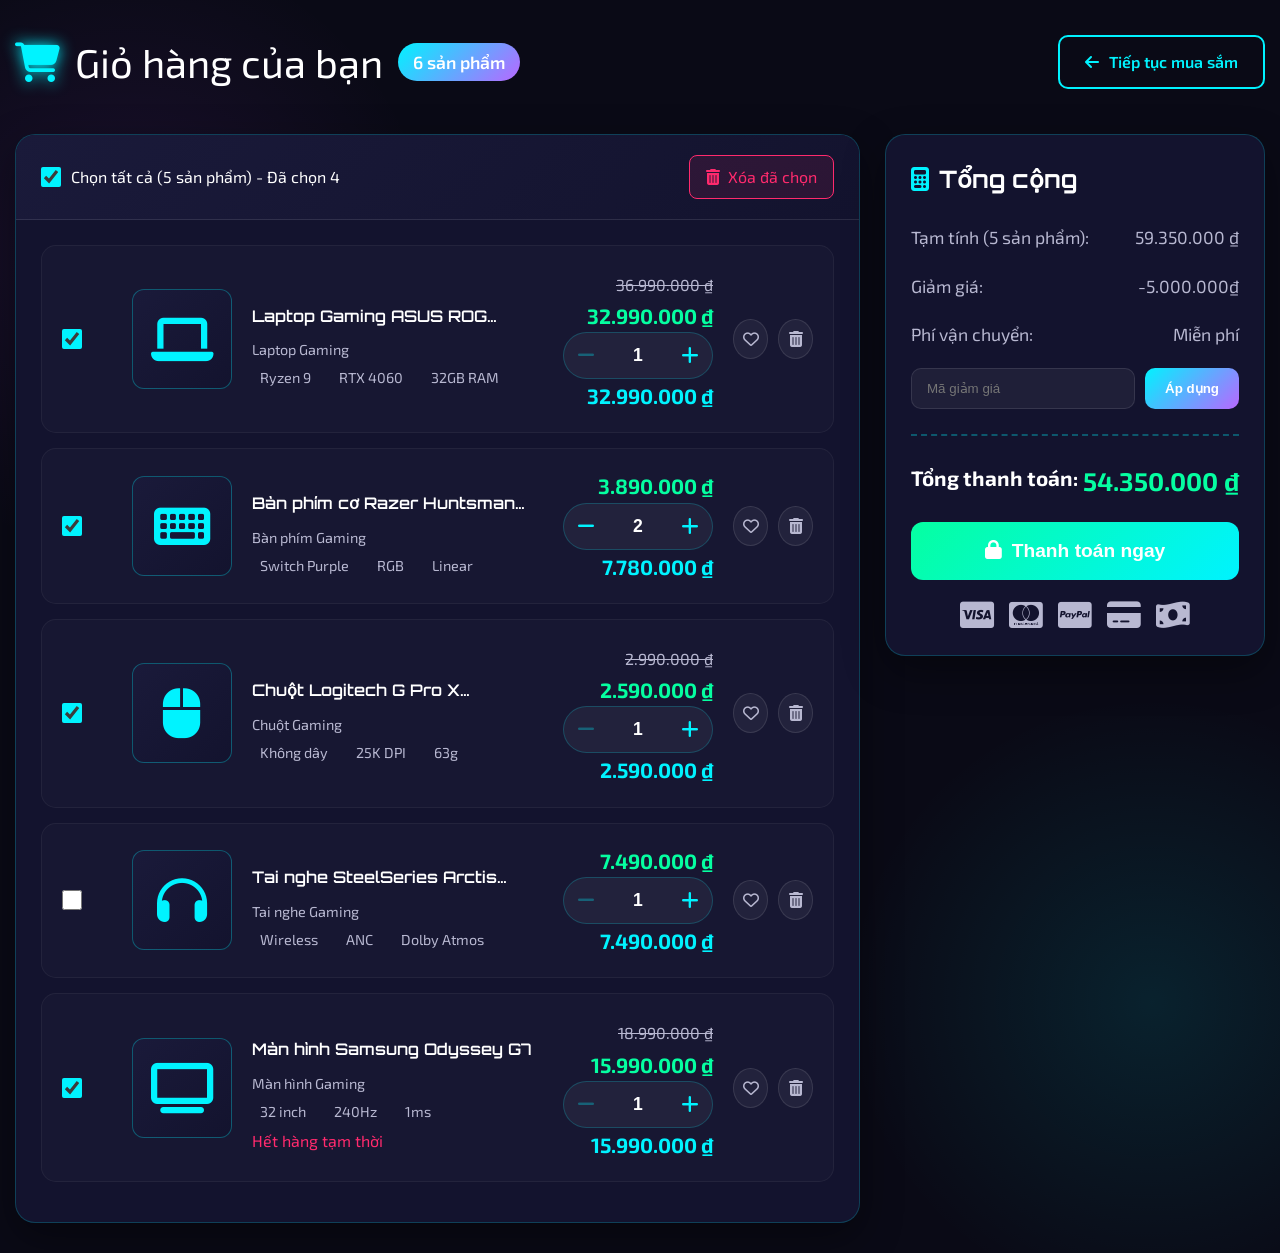
<file: GioHang.html>
<!DOCTYPE html>
<html lang="vi">
<head>
    <meta charset="UTF-8">
    <meta name="viewport" content="width=device-width, initial-scale=1.0">
    <title>Computer - N9 | Giỏ hàng</title>
    <link rel="stylesheet" href="https://cdnjs.cloudflare.com/ajax/libs/font-awesome/6.4.0/css/all.min.css">
    <link href="https://fonts.googleapis.com/css2?family=Orbitron:wght@400;500;700;900&family=Exo+2:wght@300;400;500;600;700&display=swap" rel="stylesheet">
    <link rel="stylesheet" href="CSS/GioHang.css">
    
</head>
<body>
    <div class="container">
        <!-- Cart Header -->
        <div class="cart-header">
            <div class="cart-title">
                <i class="fas fa-shopping-cart"></i>
                Giỏ hàng của bạn
                <span class="cart-count-badge" id="cart-count">5 sản phẩm</span>
            </div>
            <div class="continue-shopping" onclick="continueShopping()">
                <i class="fas fa-arrow-left"></i>
                Tiếp tục mua sắm
            </div>
        </div>

        <!-- Cart Container -->
        <div class="cart-container">
            <!-- Cart Items Section -->
            <div class="cart-items">
                <div class="cart-items-header">
                    <label class="select-all">
                        <input type="checkbox" class="select-all-checkbox" id="select-all" checked onchange="toggleSelectAll()">
                        <span>Chọn tất cả (5 sản phẩm)</span>
                    </label>
                    <div class="delete-selected" onclick="deleteSelected()">
                        <i class="fas fa-trash-alt"></i>
                        Xóa đã chọn
                    </div>
                </div>

                <div class="cart-items-body" id="cart-items-body">
                    <!-- Cart items will be dynamically loaded here -->
                </div>
            </div>

            <!-- Cart Summary -->
            <div class="cart-summary">
                <h3 class="summary-title">
                    <i class="fas fa-calculator"></i>
                    Tổng cộng
                </h3>

                <div class="summary-row">
                    <span>Tạm tính (5 sản phẩm):</span>
                    <span id="subtotal">53.050.000₫</span>
                </div>

                <div class="summary-row">
                    <span>Giảm giá:</span>
                    <span id="discount-amount">-5.000.000₫</span>
                </div>

                <div class="summary-row">
                    <span>Phí vận chuyển:</span>
                    <span id="shipping">Miễn phí</span>
                </div>

                <div class="discount-input">
                    <input type="text" placeholder="Mã giảm giá" id="discount-code">
                    <button class="apply-btn" onclick="applyDiscount()">Áp dụng</button>
                </div>

                <div class="summary-row total">
                    <span>Tổng thanh toán:</span>
                    <span id="total">48.050.000₫</span>
                </div>

                <button class="checkout-btn" onclick="checkout()">
                    <i class="fas fa-lock"></i>
                    Thanh toán ngay
                </button>

                <div class="payment-methods">
                    <i class="fab fa-cc-visa" title="Visa"></i>
                    <i class="fab fa-cc-mastercard" title="Mastercard"></i>
                    <i class="fab fa-cc-paypal" title="PayPal"></i>
                    <i class="fas fa-credit-card" title="Thẻ tín dụng"></i>
                    <i class="fas fa-money-bill-wave" title="Tiền mặt"></i>
                </div>
            </div>
        </div>
    </div>

    <script src="JS/GioHang.js"></script>
</body>
</html>
</file>
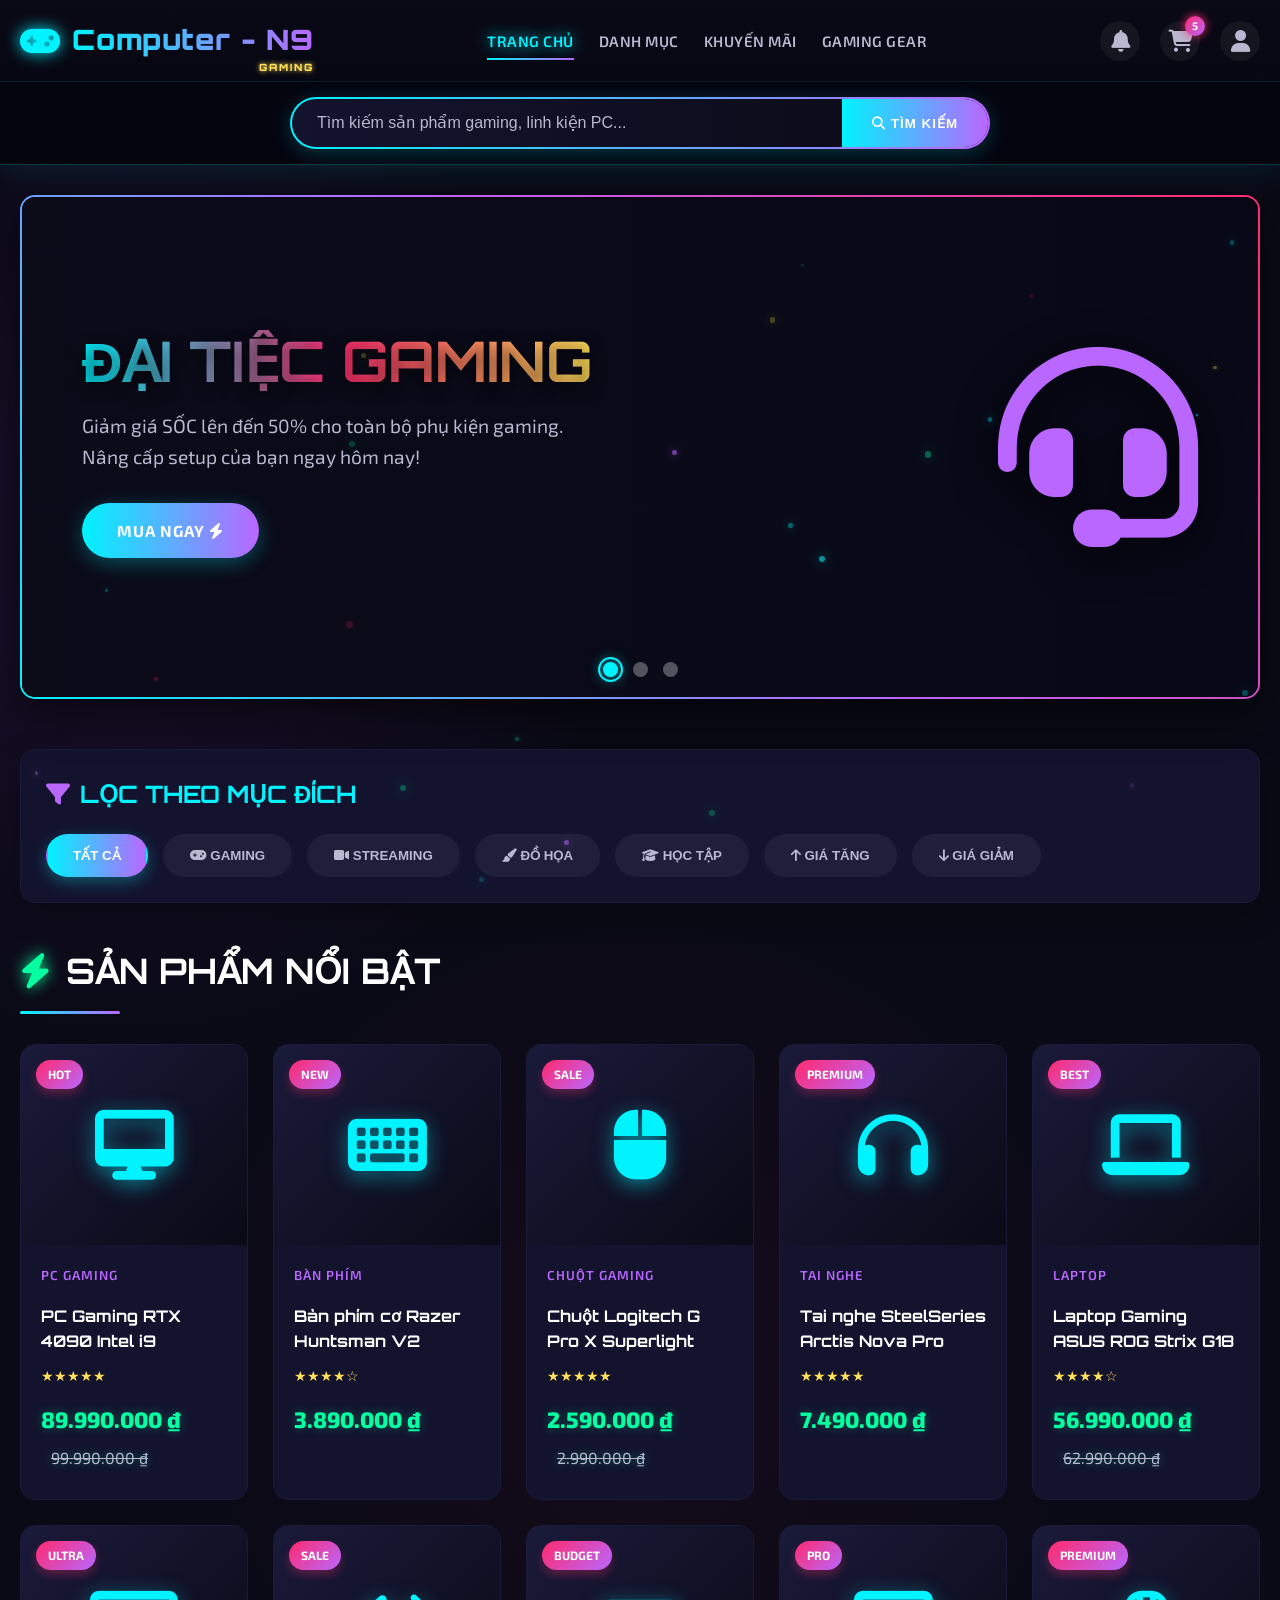
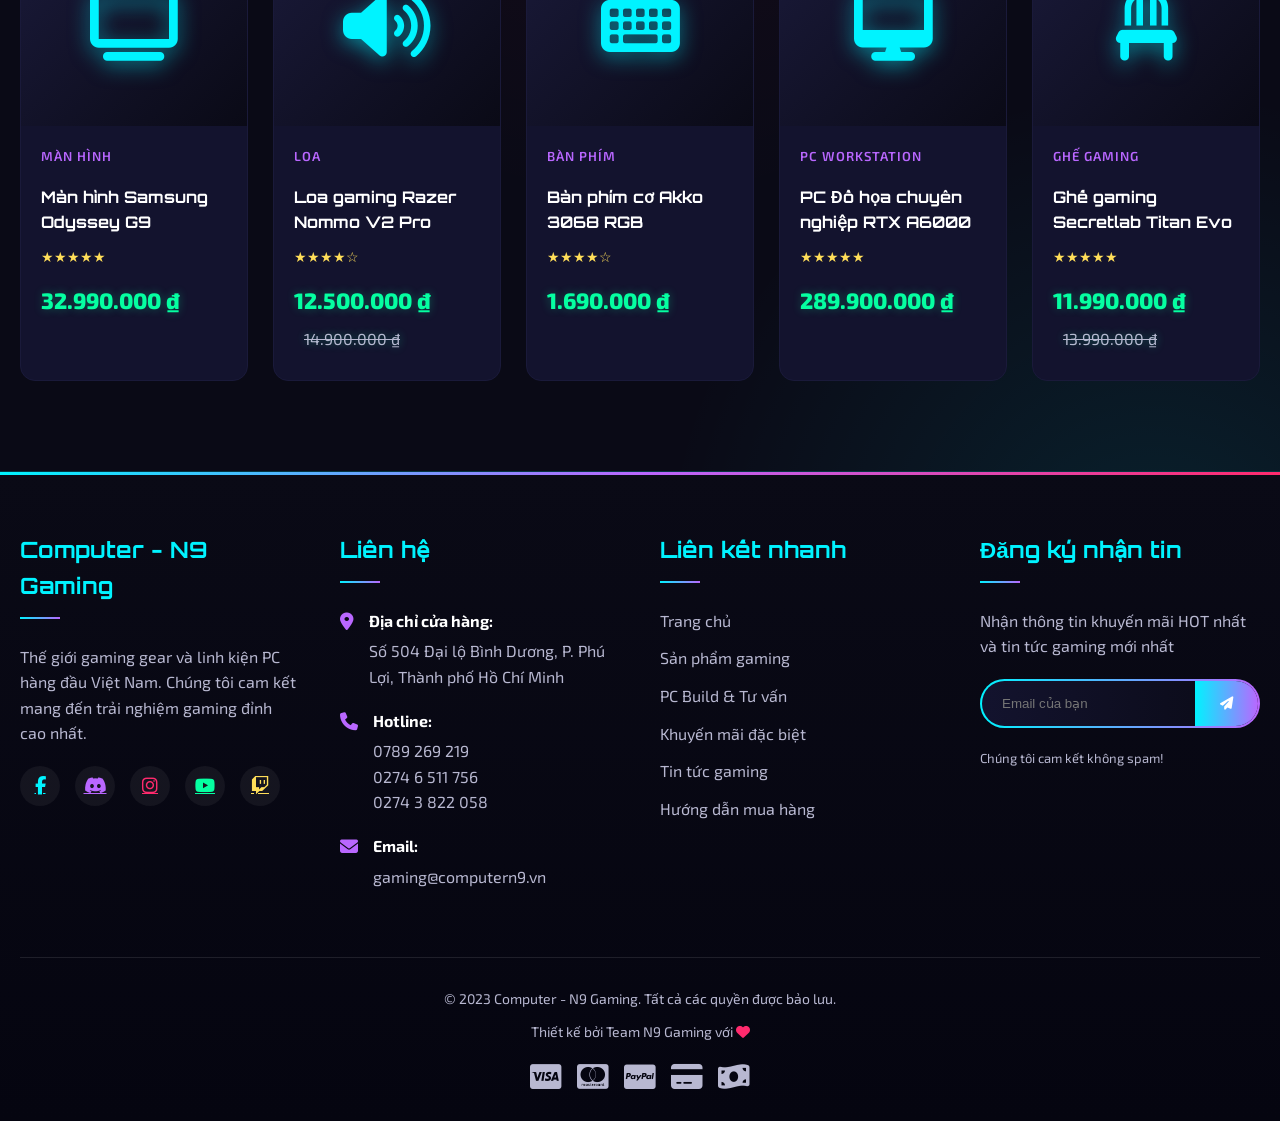
<file: TrangChu.html>
<!DOCTYPE html>
<html lang="vi">
<head>
    <meta charset="UTF-8">
    <meta name="viewport" content="width=device-width, initial-scale=1.0">
    <title>Computer - N9 | Gaming Gear & PC Components</title>
    <link rel="stylesheet" href="https://cdnjs.cloudflare.com/ajax/libs/font-awesome/6.4.0/css/all.min.css">
    <link href="https://fonts.googleapis.com/css2?family=Orbitron:wght@400;500;700;900&family=Exo+2:wght@300;400;500;600;700&display=swap" rel="stylesheet">
    <link rel="stylesheet" href="CSS/TrangChu.css">
    
</head>
<body>
    <!-- Particles Background -->
    <div id="particles-container"></div>
    
    <!-- Header -->
    <header>
        <div class="container">
            <div class="header-top">
                <a href="#" class="logo">
                    <div class="logo-icon">
                        <i class="fas fa-gamepad"></i>
                    </div>
                    <div class="logo-text">Computer - N9</div>
                </a>
                
                <nav>
                    <ul class="nav-menu">
                        <li><a href="#" class="nav-item active">Trang chủ</a></li>
                        <li class="nav-item">
                            Danh mục
                            <ul class="dropdown-menu">
                                <li><a href="#" class="dropdown-item"><i class="fas fa-headphones"></i> Tai nghe Gaming</a></li>
                                <li><a href="#" class="dropdown-item"><i class="fas fa-mouse"></i> Chuột chuyên game</a></li>
                                <li><a href="#" class="dropdown-item"><i class="fas fa-keyboard"></i> Bàn phím cơ</a></li>
                                <li><a href="#" class="dropdown-item"><i class="fas fa-volume-up"></i> Loa & Tai nghe</a></li>
                                <li><a href="#" class="dropdown-item"><i class="fas fa-tv"></i> Màn hình Gaming</a></li>
                                <li><a href="#" class="dropdown-item"><i class="fas fa-desktop"></i> PC Gaming</a></li>
                                <li><a href="#" class="dropdown-item"><i class="fas fa-laptop"></i> Laptop Gaming</a></li>
                                <li><a href="#" class="dropdown-item"><i class="fas fa-microchip"></i> Linh kiện</a></li>
                            </ul>
                        </li>
                        <li><a href="#" class="nav-item">Khuyến mãi</a></li>
                        <li><a href="#" class="nav-item">Gaming Gear</a></li>
                       
                    </ul>
                </nav>
                
                <div class="header-icons">
                    <div class="icon-btn" id="notification-btn">
                        <i class="fas fa-bell"></i>
                    </div>
                    <div class="icon-btn" id="cart-btn">
                        <i class="fas fa-shopping-cart"></i>
                        <span class="cart-count">5</span>
                    </div>
                    <div class="icon-btn" id="user-btn">
                        <i class="fas fa-user"></i>
                    </div>
                </div>
            </div>
        </div>
        
        <div class="search-container">
            <div class="container">
                <div class="search-box">
                    <input type="text" class="search-input" placeholder="Tìm kiếm sản phẩm gaming, linh kiện PC...">
                    <button class="search-btn"><i class="fas fa-search"></i> Tìm kiếm</button>
                </div>
            </div>
        </div>
    </header>
    
    <!-- Main Content -->
    <main class="main-content">
        <div class="container">
            <!-- Slider Section -->
            <section class="slider">
                <div class="slider-container">
                    <div class="slide slide1 active">
                        <div class="slide-content">
                            <h2>ĐẠI TIỆC GAMING</h2>
                            <p>Giảm giá SỐC lên đến 50% cho toàn bộ phụ kiện gaming. Nâng cấp setup của bạn ngay hôm nay!</p>
                            <a href="#" class="btn">MUA NGAY <i class="fas fa-bolt"></i></a>
                        </div>
                        <div class="slide-image">
                            <i class="fas fa-headset" style="font-size: 200px; color: var(--neon-purple);"></i>
                        </div>
                    </div>
                    <div class="slide slide2">
                        <div class="slide-content">
                            <h2>PC GAMING SIÊU CẤP</h2>
                            <p>Trải nghiệm gaming đỉnh cao với cấu hình RTX 4090, CPU Intel i9. Mượt mà mọi tựa game AAA.</p>
                            <a href="#" class="btn">TÙY CHỈNH NGAY <i class="fas fa-cogs"></i></a>
                        </div>
                        <div class="slide-image">
                            <i class="fas fa-desktop" style="font-size: 200px; color: var(--neon-blue);"></i>
                        </div>
                    </div>
                    <div class="slide slide3">
                        <div class="slide-content">
                            <h2>BÀN PHÍM CƠ RGB</h2>
                            <p>Bàn phím cơ switch Blue, Red, Brown. Hiệu ứng RGB lung linh, cảm giác gõ tuyệt đỉnh.</p>
                            <a href="#" class="btn">KHÁM PHÁ <i class="fas fa-keyboard"></i></a>
                        </div>
                        <div class="slide-image">
                            <i class="fas fa-keyboard" style="font-size: 200px; color: var(--neon-pink);"></i>
                        </div>
                    </div>
                    
                    <div class="slider-controls">
                        <div class="slider-dot active" data-slide="0"></div>
                        <div class="slider-dot" data-slide="1"></div>
                        <div class="slider-dot" data-slide="2"></div>
                    </div>
                </div>
            </section>
            
            <!-- Filter Section -->
            <section class="filter-section">
                <h3 class="filter-title"><i class="fas fa-filter"></i> LỌC THEO MỤC ĐÍCH</h3>
                <div class="filter-buttons">
                    <button class="filter-btn active" data-filter="all">TẤT CẢ</button>
                    <button class="filter-btn" data-filter="gaming"><i class="fas fa-gamepad"></i> GAMING</button>
                    <button class="filter-btn" data-filter="streaming"><i class="fas fa-video"></i> STREAMING</button>
                    <button class="filter-btn" data-filter="graphic"><i class="fas fa-paint-brush"></i> ĐỒ HỌA</button>
                    <button class="filter-btn" data-filter="study"><i class="fas fa-graduation-cap"></i> HỌC TẬP</button>
                    <button class="filter-btn" data-filter="price-asc"><i class="fas fa-arrow-up"></i> GIÁ TĂNG</button>
                    <button class="filter-btn" data-filter="price-desc"><i class="fas fa-arrow-down"></i> GIÁ GIẢM</button>
                </div>
            </section>
            
            <!-- Products Section -->
            <section class="products-section">
                <h2 class="section-title"><i class="fas fa-bolt"></i> SẢN PHẨM NỔI BẬT</h2>
                <div class="products-grid" id="products-grid">
                    <!-- Product cards will be generated by JavaScript -->
                </div>
            </section>
        </div>
    </main>
    
    <!-- Footer -->
    <footer>
        <div class="container">
            <div class="footer-content">
                <div class="footer-column">
                    <h3>Computer - N9 Gaming</h3>
                    <p style="color: var(--text-secondary); margin-bottom: 20px;">Thế giới gaming gear và linh kiện PC hàng đầu Việt Nam. Chúng tôi cam kết mang đến trải nghiệm gaming đỉnh cao nhất.</p>
                    <div class="social-links">
                        <a href="#" class="neon-text" style="color: var(--neon-blue);"><i class="fab fa-facebook-f"></i></a>
                        <a href="#" class="neon-text" style="color: var(--neon-purple);"><i class="fab fa-discord"></i></a>
                        <a href="#" class="neon-text" style="color: var(--neon-pink);"><i class="fab fa-instagram"></i></a>
                        <a href="#" class="neon-text" style="color: var(--neon-green);"><i class="fab fa-youtube"></i></a>
                        <a href="#" class="neon-text" style="color: var(--neon-yellow);"><i class="fab fa-twitch"></i></a>
                    </div>
                </div>
                
                <div class="footer-column">
                    <h3>Liên hệ</h3>
                    <ul class="contact-list">
                        <li>
                            <i class="fas fa-map-marker-alt"></i>
                            <div class="contact-text">
                                <strong>Địa chỉ cửa hàng:</strong>
                                Số 504 Đại lộ Bình Dương, P. Phú Lợi, Thành phố Hồ Chí Minh
                            </div>
                        </li>
                        <li>
                            <i class="fas fa-phone"></i>
                            <div class="contact-text">
                                <strong>Hotline:</strong>
                                0789 269 219<br>
                                0274 6 511 756<br>
                                0274 3 822 058
                            </div>
                        </li>
                        <li>
                            <i class="fas fa-envelope"></i>
                            <div class="contact-text">
                                <strong>Email:</strong>
                                gaming@computern9.vn
                            </div>
                        </li>
                    </ul>
                </div>
                
                <div class="footer-column">
                    <h3>Liên kết nhanh</h3>
                    <ul class="footer-links">
                        <li><a href="#">Trang chủ</a></li>
                        <li><a href="#">Sản phẩm gaming</a></li>
                        <li><a href="#">PC Build & Tư vấn</a></li>
                        <li><a href="#">Khuyến mãi đặc biệt</a></li>
                        <li><a href="#">Tin tức gaming</a></li>
                        <li><a href="#">Hướng dẫn mua hàng</a></li>
                    </ul>
                </div>
                
                <div class="footer-column">
                    <h3>Đăng ký nhận tin</h3>
                    <div class="newsletter">
                        <p>Nhận thông tin khuyến mãi HOT nhất và tin tức gaming mới nhất</p>
                        <form class="newsletter-form">
                            <input type="email" class="newsletter-input" placeholder="Email của bạn" required>
                            <button type="submit" class="newsletter-btn"><i class="fas fa-paper-plane"></i></button>
                        </form>
                        <p style="font-size: 13px;">Chúng tôi cam kết không spam!</p>
                    </div>
                </div>
            </div>
            
            <div class="footer-bottom">
                <p>&copy; 2023 Computer - N9 Gaming. Tất cả các quyền được bảo lưu.</p>
                <p>Thiết kế bởi Team N9 Gaming với <i class="fas fa-heart" style="color: var(--neon-pink);"></i></p>
                
                <div class="payment-methods">
                    <i class="fab fa-cc-visa" title="Visa"></i>
                    <i class="fab fa-cc-mastercard" title="Mastercard"></i>
                    <i class="fab fa-cc-paypal" title="PayPal"></i>
                    <i class="fas fa-credit-card" title="Thẻ tín dụng"></i>
                    <i class="fas fa-money-bill-wave" title="Tiền mặt"></i>
                </div>
            </div>
        </div>
    </footer>
    
    <script src="JS/TrangChu.js"></script>
</body>
</html>
</file>
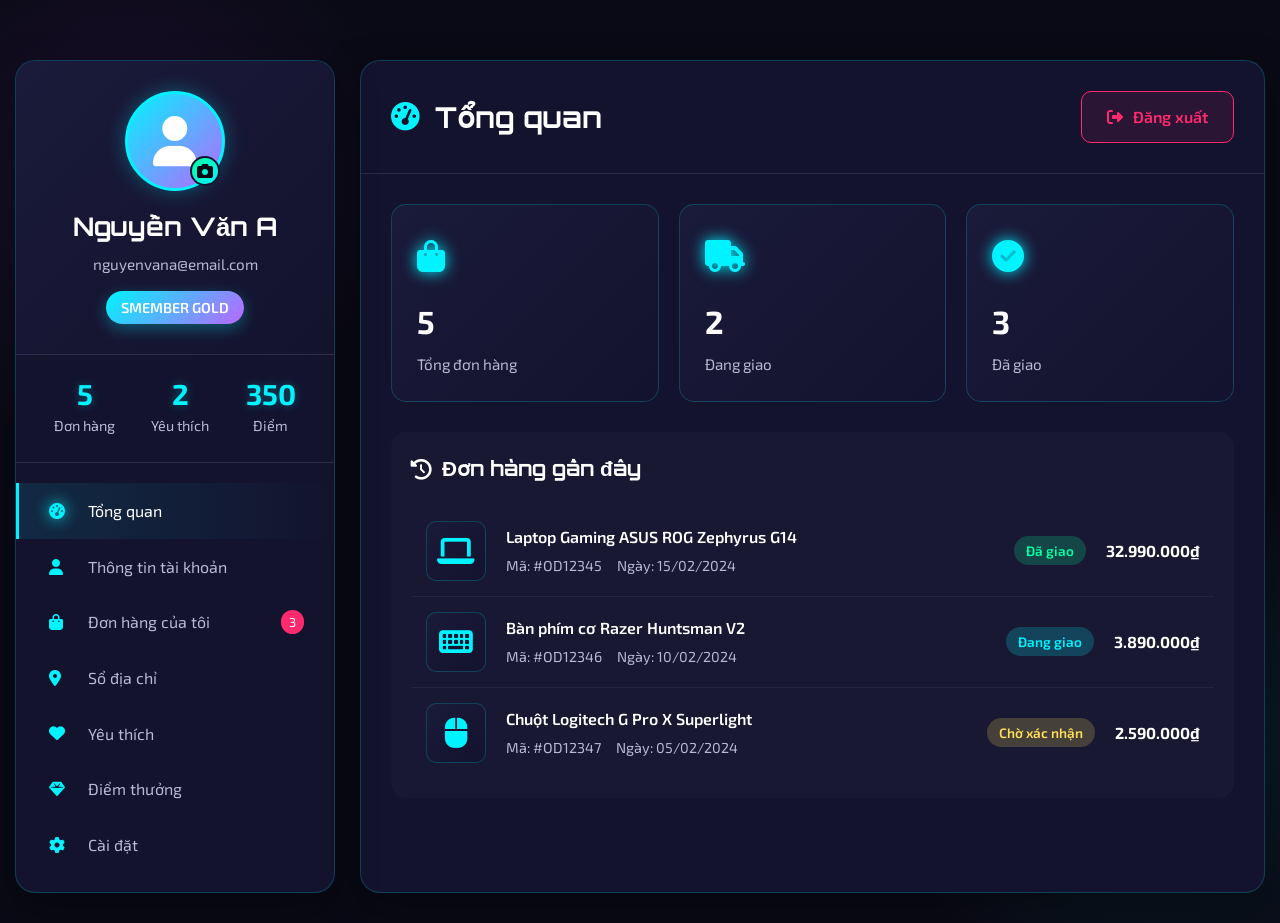
<file: user.html>
<!DOCTYPE html>
<html lang="vi">
<head>
    <meta charset="UTF-8">
    <meta name="viewport" content="width=device-width, initial-scale=1.0">
    <title>Computer - N9 | Tài khoản của tôi</title>
    <link rel="stylesheet" href="https://cdnjs.cloudflare.com/ajax/libs/font-awesome/6.4.0/css/all.min.css">
    <link href="https://fonts.googleapis.com/css2?family=Orbitron:wght@400;500;700;900&family=Exo+2:wght@300;400;500;600;700&display=swap" rel="stylesheet">
    <link rel="stylesheet" href="CSS/User.css">
    
</head>
<body>
    <div class="container">
        <!-- User Container -->
        <div class="user-container">
            <!-- Sidebar -->
            <div class="user-sidebar">
                <div class="user-profile">
                    <div class="avatar-container">
                        <div class="avatar">
                            <i class="fas fa-user"></i>
                        </div>
                        <div class="avatar-badge" onclick="showNotification('Tính năng đang phát triển', 'info')">
                            <i class="fas fa-camera"></i>
                        </div>
                    </div>
                    <h2 class="user-name">Nguyễn Văn A</h2>
                    <p class="user-email">nguyenvana@email.com</p>
                    <span class="member-badge">SMEMBER GOLD</span>
                </div>

                <div class="user-stats">
                    <div class="stat-item">
                        <div class="stat-value">5</div>
                        <div class="stat-label">Đơn hàng</div>
                    </div>
                    <div class="stat-item">
                        <div class="stat-value">2</div>
                        <div class="stat-label">Yêu thích</div>
                    </div>
                    <div class="stat-item">
                        <div class="stat-value">350</div>
                        <div class="stat-label">Điểm</div>
                    </div>
                </div>

                <div class="user-menu">
                    <div class="menu-item active" data-tab="dashboard">
                        <i class="fas fa-tachometer-alt"></i>
                        <span>Tổng quan</span>
                    </div>
                    <div class="menu-item" data-tab="profile">
                        <i class="fas fa-user"></i>
                        <span>Thông tin tài khoản</span>
                    </div>
                    <div class="menu-item" data-tab="orders">
                        <i class="fas fa-shopping-bag"></i>
                        <span>Đơn hàng của tôi</span>
                        <span class="badge">3</span>
                    </div>
                    <div class="menu-item" data-tab="addresses">
                        <i class="fas fa-map-marker-alt"></i>
                        <span>Sổ địa chỉ</span>
                    </div>
                    <div class="menu-item" data-tab="wishlist">
                        <i class="fas fa-heart"></i>
                        <span>Yêu thích</span>
                    </div>
                    <div class="menu-item" data-tab="rewards">
                        <i class="fas fa-gem"></i>
                        <span>Điểm thưởng</span>
                    </div>
                    <div class="menu-item" data-tab="settings">
                        <i class="fas fa-cog"></i>
                        <span>Cài đặt</span>
                    </div>
                </div>
            </div>

            <!-- Main Content -->
            <div class="user-content">
                <div class="content-header">
                    <h1 class="content-title">
                        <i class="fas fa-tachometer-alt"></i>
                        <span id="page-title">Tổng quan</span>
                    </h1>
                    <div class="logout-btn" onclick="logout()">
                        <i class="fas fa-sign-out-alt"></i>
                        <span>Đăng xuất</span>
                    </div>
                </div>

                <div class="content-body">
                    <!-- Dashboard Tab -->
                    <div class="tab-pane active" id="dashboard">
                        <div class="dashboard-grid">
                            <div class="dashboard-card">
                                <div class="card-icon">
                                    <i class="fas fa-shopping-bag"></i>
                                </div>
                                <div class="card-value">5</div>
                                <div class="card-label">Tổng đơn hàng</div>
                            </div>
                            <div class="dashboard-card">
                                <div class="card-icon">
                                    <i class="fas fa-truck"></i>
                                </div>
                                <div class="card-value">2</div>
                                <div class="card-label">Đang giao</div>
                            </div>
                            <div class="dashboard-card">
                                <div class="card-icon">
                                    <i class="fas fa-check-circle"></i>
                                </div>
                                <div class="card-value">3</div>
                                <div class="card-label">Đã giao</div>
                            </div>
                        </div>

                        <div class="recent-orders">
                            <h3 class="section-title">
                                <i class="fas fa-history"></i>
                                Đơn hàng gần đây
                            </h3>
                            
                            <div class="order-item">
                                <div class="order-img">
                                    <i class="fas fa-laptop"></i>
                                </div>
                                <div class="order-info">
                                    <div class="order-name">Laptop Gaming ASUS ROG Zephyrus G14</div>
                                    <div class="order-meta">
                                        <span>Mã: #OD12345</span>
                                        <span>Ngày: 15/02/2024</span>
                                    </div>
                                </div>
                                <div class="order-status status-delivered">Đã giao</div>
                                <div class="order-price">32.990.000₫</div>
                            </div>

                            <div class="order-item">
                                <div class="order-img">
                                    <i class="fas fa-keyboard"></i>
                                </div>
                                <div class="order-info">
                                    <div class="order-name">Bàn phím cơ Razer Huntsman V2</div>
                                    <div class="order-meta">
                                        <span>Mã: #OD12346</span>
                                        <span>Ngày: 10/02/2024</span>
                                    </div>
                                </div>
                                <div class="order-status status-shipping">Đang giao</div>
                                <div class="order-price">3.890.000₫</div>
                            </div>

                            <div class="order-item">
                                <div class="order-img">
                                    <i class="fas fa-mouse"></i>
                                </div>
                                <div class="order-info">
                                    <div class="order-name">Chuột Logitech G Pro X Superlight</div>
                                    <div class="order-meta">
                                        <span>Mã: #OD12347</span>
                                        <span>Ngày: 05/02/2024</span>
                                    </div>
                                </div>
                                <div class="order-status status-pending">Chờ xác nhận</div>
                                <div class="order-price">2.590.000₫</div>
                            </div>
                        </div>
                    </div>

                    <!-- Profile Tab -->
                    <div class="tab-pane" id="profile">
                        <h3 class="section-title">
                            <i class="fas fa-user-edit"></i>
                            Thông tin cá nhân
                        </h3>

                        <form class="profile-form" onsubmit="event.preventDefault(); saveProfile()">
                            <div class="form-row">
                                <div class="form-group">
                                    <label class="form-label">Họ và tên</label>
                                    <input type="text" class="form-input" value="Nguyễn Văn A" id="fullname">
                                </div>
                                <div class="form-group">
                                    <label class="form-label">Ngày sinh</label>
                                    <input type="date" class="form-input" value="1995-05-15" id="birthday">
                                </div>
                            </div>

                            <div class="form-row">
                                <div class="form-group">
                                    <label class="form-label">Email</label>
                                    <input type="email" class="form-input readonly" value="nguyenvana@email.com" readonly>
                                </div>
                                <div class="form-group">
                                    <label class="form-label">Số điện thoại</label>
                                    <input type="tel" class="form-input" value="0987654321" id="phone">
                                </div>
                            </div>

                            <div class="form-row">
                                <div class="form-group">
                                    <label class="form-label">Giới tính</label>
                                    <select class="form-input" id="gender">
                                        <option value="male" selected>Nam</option>
                                        <option value="female">Nữ</option>
                                        <option value="other">Khác</option>
                                    </select>
                                </div>
                                <div class="form-group">
                                    <label class="form-label">Thành viên từ</label>
                                    <input type="text" class="form-input readonly" value="01/01/2023" readonly>
                                </div>
                            </div>

                            <div style="display: flex; gap: 20px; margin-top: 30px;">
                                <button type="submit" class="btn btn-primary">Lưu thay đổi</button>
                                <button type="button" class="btn btn-secondary" onclick="changePassword()">Đổi mật khẩu</button>
                            </div>
                        </form>
                    </div>

                    <!-- Orders Tab -->
                    <div class="tab-pane" id="orders">
                        <h3 class="section-title">
                            <i class="fas fa-shopping-bag"></i>
                            Lịch sử đơn hàng
                        </h3>

                        <div class="orders-table">
                            <table>
                                <thead>
                                    <tr>
                                        <th>Mã đơn hàng</th>
                                        <th>Ngày đặt</th>
                                        <th>Sản phẩm</th>
                                        <th>Tổng tiền</th>
                                        <th>Trạng thái</th>
                                        <th></th>
                                    </tr>
                                </thead>
                                <tbody>
                                    <tr>
                                        <td class="order-id">#OD12345</td>
                                        <td>15/02/2024</td>
                                        <td>Laptop Gaming ASUS ROG</td>
                                        <td>32.990.000₫</td>
                                        <td><span class="order-status status-delivered">Đã giao</span></td>
                                        <td><button class="view-btn" onclick="viewOrder('OD12345')">Xem</button></td>
                                    </tr>
                                    <tr>
                                        <td class="order-id">#OD12346</td>
                                        <td>10/02/2024</td>
                                        <td>Bàn phím cơ Razer</td>
                                        <td>3.890.000₫</td>
                                        <td><span class="order-status status-shipping">Đang giao</span></td>
                                        <td><button class="view-btn" onclick="viewOrder('OD12346')">Xem</button></td>
                                    </tr>
                                    <tr>
                                        <td class="order-id">#OD12347</td>
                                        <td>05/02/2024</td>
                                        <td>Chuột Logitech G Pro</td>
                                        <td>2.590.000₫</td>
                                        <td><span class="order-status status-pending">Chờ xác nhận</span></td>
                                        <td><button class="view-btn" onclick="viewOrder('OD12347')">Xem</button></td>
                                    </tr>
                                    <tr>
                                        <td class="order-id">#OD12348</td>
                                        <td>01/02/2024</td>
                                        <td>Tai nghe SteelSeries</td>
                                        <td>7.490.000₫</td>
                                        <td><span class="order-status status-delivered">Đã giao</span></td>
                                        <td><button class="view-btn" onclick="viewOrder('OD12348')">Xem</button></td>
                                    </tr>
                                </tbody>
                            </table>
                        </div>
                    </div>

                    <!-- Addresses Tab -->
                    <div class="tab-pane" id="addresses">
                        <div style="display: flex; justify-content: space-between; align-items: center; margin-bottom: 25px;">
                            <h3 class="section-title" style="margin-bottom: 0;">
                                <i class="fas fa-map-marker-alt"></i>
                                Sổ địa chỉ
                            </h3>
                            <button class="btn btn-primary" onclick="addAddress()">
                                <i class="fas fa-plus"></i> Thêm địa chỉ mới
                            </button>
                        </div>

                        <div class="address-grid">
                            <div class="address-card">
                                <span class="address-badge">Mặc định</span>
                                <h4 class="address-name">Nguyễn Văn A</h4>
                                <p class="address-detail">
                                    Số 504 Đại lộ Bình Dương, P. Phú Lợi<br>
                                    Thành phố Hồ Chí Minh<br>
                                    SĐT: 0987654321
                                </p>
                                <div class="address-actions">
                                    <span onclick="editAddress()"><i class="fas fa-edit"></i> Sửa</span>
                                    <span onclick="deleteAddress()"><i class="fas fa-trash"></i> Xóa</span>
                                </div>
                            </div>

                            <div class="address-card">
                                <h4 class="address-name">Nguyễn Văn A (Công ty)</h4>
                                <p class="address-detail">
                                    Tòa nhà Bitexco, Q.1<br>
                                    Thành phố Hồ Chí Minh<br>
                                    SĐT: 0987654321
                                </p>
                                <div class="address-actions">
                                    <span onclick="editAddress()"><i class="fas fa-edit"></i> Sửa</span>
                                    <span onclick="deleteAddress()"><i class="fas fa-trash"></i> Xóa</span>
                                </div>
                            </div>
                        </div>
                    </div>

                    <!-- Wishlist Tab -->
                    <div class="tab-pane" id="wishlist">
                        <h3 class="section-title">
                            <i class="fas fa-heart"></i>
                            Sản phẩm yêu thích
                        </h3>

                        <div class="wishlist-grid">
                            <div class="wishlist-item">
                                <div class="wishlist-img">
                                    <i class="fas fa-laptop"></i>
                                    <div class="remove-btn" onclick="removeFromWishlist(1)">
                                        <i class="fas fa-times"></i>
                                    </div>
                                </div>
                                <div class="wishlist-info">
                                    <div class="wishlist-name">Laptop Gaming ASUS ROG Zephyrus G14</div>
                                    <div class="wishlist-price">32.990.000₫</div>
                                    <button class="add-to-cart-btn" onclick="addToCart()">
                                        <i class="fas fa-cart-plus"></i> Thêm vào giỏ
                                    </button>
                                </div>
                            </div>

                            <div class="wishlist-item">
                                <div class="wishlist-img">
                                    <i class="fas fa-keyboard"></i>
                                    <div class="remove-btn" onclick="removeFromWishlist(2)">
                                        <i class="fas fa-times"></i>
                                    </div>
                                </div>
                                <div class="wishlist-info">
                                    <div class="wishlist-name">Bàn phím cơ Razer Huntsman V2</div>
                                    <div class="wishlist-price">3.890.000₫</div>
                                    <button class="add-to-cart-btn" onclick="addToCart()">
                                        <i class="fas fa-cart-plus"></i> Thêm vào giỏ
                                    </button>
                                </div>
                            </div>

                            <div class="wishlist-item">
                                <div class="wishlist-img">
                                    <i class="fas fa-mouse"></i>
                                    <div class="remove-btn" onclick="removeFromWishlist(3)">
                                        <i class="fas fa-times"></i>
                                    </div>
                                </div>
                                <div class="wishlist-info">
                                    <div class="wishlist-name">Chuột Logitech G Pro X Superlight</div>
                                    <div class="wishlist-price">2.590.000₫</div>
                                    <button class="add-to-cart-btn" onclick="addToCart()">
                                        <i class="fas fa-cart-plus"></i> Thêm vào giỏ
                                    </button>
                                </div>
                            </div>
                        </div>
                    </div>

                    <!-- Rewards Tab -->
                    <div class="tab-pane" id="rewards">
                        <h3 class="section-title">
                            <i class="fas fa-gem"></i>
                            Điểm thưởng SMEMBER
                        </h3>

                        <div class="dashboard-grid">
                            <div class="dashboard-card">
                                <div class="card-icon">
                                    <i class="fas fa-star"></i>
                                </div>
                                <div class="card-value">350</div>
                                <div class="card-label">Điểm hiện tại</div>
                            </div>
                            <div class="dashboard-card">
                                <div class="card-icon">
                                    <i class="fas fa-history"></i>
                                </div>
                                <div class="card-value">150</div>
                                <div class="card-label">Điểm sắp hết hạn</div>
                            </div>
                            <div class="dashboard-card">
                                <div class="card-icon">
                                    <i class="fas fa-gift"></i>
                                </div>
                                <div class="card-value">3</div>
                                <div class="card-label">Ưu đãi khả dụng</div>
                            </div>
                        </div>

                        <div class="recent-orders" style="margin-top: 30px;">
                            <h3 class="section-title">Lịch sử tích điểm</h3>
                            <div class="order-item">
                                <div class="order-img">
                                    <i class="fas fa-plus-circle" style="color: var(--neon-green);"></i>
                                </div>
                                <div class="order-info">
                                    <div class="order-name">Mua Laptop Gaming ASUS ROG</div>
                                    <div class="order-meta">Mã đơn: #OD12345 - 15/02/2024</div>
                                </div>
                                <div class="order-price" style="color: var(--neon-green);">+320 điểm</div>
                            </div>
                            <div class="order-item">
                                <div class="order-img">
                                    <i class="fas fa-minus-circle" style="color: var(--neon-pink);"></i>
                                </div>
                                <div class="order-info">
                                    <div class="order-name">Đổi voucher giảm giá 100k</div>
                                    <div class="order-meta">Ngày: 10/02/2024</div>
                                </div>
                                <div class="order-price" style="color: var(--neon-pink);">-100 điểm</div>
                            </div>
                        </div>
                    </div>

                    <!-- Settings Tab -->
                    <div class="tab-pane" id="settings">
                        <h3 class="section-title">
                            <i class="fas fa-cog"></i>
                            Cài đặt tài khoản
                        </h3>

                        <form class="profile-form" style="max-width: 600px;">
                            <div class="form-group">
                                <label class="form-label">Ngôn ngữ hiển thị</label>
                                <select class="form-input" id="language">
                                    <option value="vi" selected>Tiếng Việt</option>
                                    <option value="en">English</option>
                                </select>
                            </div>

                            <div class="form-group">
                                <label class="form-label">Thông báo qua Email</label>
                                <div style="display: flex; gap: 20px;">
                                    <label style="display: flex; align-items: center; gap: 10px;">
                                        <input type="checkbox" class="checkbox" checked> Khuyến mãi
                                    </label>
                                    <label style="display: flex; align-items: center; gap: 10px;">
                                        <input type="checkbox" class="checkbox" checked> Trạng thái đơn hàng
                                    </label>
                                    <label style="display: flex; align-items: center; gap: 10px;">
                                        <input type="checkbox" class="checkbox"> Tin tức gaming
                                    </label>
                                </div>
                            </div>

                            <div class="form-group">
                                <label class="form-label">Bảo mật 2 lớp</label>
                                <div style="display: flex; align-items: center; gap: 20px;">
                                    <label class="remember-me">
                                        <input type="checkbox" class="checkbox" id="2fa">
                                        <span>Kích hoạt xác thực 2 lớp</span>
                                    </label>
                                </div>
                            </div>

                            <div style="display: flex; gap: 20px; margin-top: 30px;">
                                <button type="button" class="btn btn-primary" onclick="saveSettings()">Lưu cài đặt</button>
                                <button type="button" class="btn btn-secondary" onclick="deleteAccount()" style="border-color: var(--neon-pink); color: var(--neon-pink);">Xóa tài khoản</button>
                            </div>
                        </form>
                    </div>
                </div>
            </div>
        </div>
    </div>

    <script src="JS/User.js"></script>
</body>
</html>
</file>
<file: CSS/DangNhap.css>
:root {
    --neon-blue: #00f3ff;
    --neon-purple: #b967ff;
    --neon-pink: #ff2a6d;
    --neon-green: #05ffa1;
    --neon-yellow: #ffde59;
    --dark-bg: #0a0a16;
    --darker-bg: #050510;
    --card-bg: #13132e;
    --card-border: #1a1a3a;
    --text-primary: #ffffff;
    --text-secondary: #b8b8d1;
    --accent-glow: 0 0 15px currentColor;
    --transition-fast: 0.3s ease;
    --transition-slow: 0.6s cubic-bezier(0.175, 0.885, 0.32, 1.275);
}

* {
    margin: 0;
    padding: 0;
    box-sizing: border-box;
}

body {
    background-color: var(--dark-bg);
    color: var(--text-primary);
    font-family: 'Exo 2', sans-serif;
    line-height: 1.6;
    overflow-x: hidden;
    min-height: 100vh;
    background-image: 
        radial-gradient(circle at 10% 20%, rgba(180, 70, 255, 0.1) 0%, transparent 20%),
        radial-gradient(circle at 90% 80%, rgba(0, 243, 255, 0.1) 0%, transparent 20%),
        radial-gradient(circle at 50% 50%, rgba(255, 42, 109, 0.05) 0%, transparent 30%);
    display: flex;
    align-items: center;
    justify-content: center;
    padding: 20px;
}

h1, h2, h3, h4, .logo-text, .neon-text {
    font-family: 'Orbitron', sans-serif;
    font-weight: 700;
}

.container {
    width: 100%;
    max-width: 1200px;
    margin: 0 auto;
}

/* Auth Container */
.auth-container {
    display: flex;
    min-height: 700px;
    border-radius: 25px;
    overflow: hidden;
    box-shadow: 0 20px 60px rgba(0, 0, 0, 0.7);
    border: 2px solid rgba(0, 243, 255, 0.2);
    position: relative;
    transition: var(--transition-slow);
}

/* Welcome Section */
.welcome-section {
    flex: 1;
    background: linear-gradient(135deg, var(--card-bg), #1a1a3a);
    padding: 60px;
    display: flex;
    flex-direction: column;
    justify-content: center;
    position: relative;
    overflow: hidden;
    z-index: 2;
    min-width: 50%;
}

.welcome-section::before {
    content: '';
    position: absolute;
    top: 0;
    left: 0;
    width: 100%;
    height: 100%;
    background: url('https://images.unsplash.com/photo-1593640408182-31c70c8268f5?ixlib=rb-1.2.1&auto=format&fit=crop&w=1200&q=80') center/cover no-repeat;
    opacity: 0.15;
    z-index: -1;
}

.welcome-section::after {
    content: '';
    position: absolute;
    top: 0;
    left: 0;
    width: 100%;
    height: 100%;
    background: linear-gradient(45deg, rgba(0, 243, 255, 0.1), rgba(185, 103, 255, 0.1));
    z-index: -1;
}

.logo {
    display: flex;
    align-items: center;
    gap: 15px;
    margin-bottom: 40px;
}

.logo-icon {
    font-size: 40px;
    color: var(--neon-blue);
    text-shadow: var(--accent-glow);
    animation: pulse 2s infinite alternate;
}

@keyframes pulse {
    0% { text-shadow: 0 0 5px var(--neon-blue); }
    100% { text-shadow: 0 0 20px var(--neon-blue), 0 0 30px var(--neon-blue); }
}

.logo-text {
    font-size: 32px;
    font-weight: 900;
    background: linear-gradient(90deg, var(--neon-blue), var(--neon-purple));
    -webkit-background-clip: text;
    background-clip: text;
    color: transparent;
    letter-spacing: 1px;
}

.welcome-title {
    font-size: 2.5rem;
    margin-bottom: 20px;
    line-height: 1.2;
}

.welcome-title span {
    background: linear-gradient(90deg, var(--neon-blue), var(--neon-pink));
    -webkit-background-clip: text;
    background-clip: text;
    color: transparent;
}

.welcome-description {
    font-size: 1.1rem;
    color: var(--text-secondary);
    margin-bottom: 40px;
    line-height: 1.7;
}

.features-list {
    margin-bottom: 50px;
}

.feature-item {
    display: flex;
    align-items: center;
    gap: 15px;
    margin-bottom: 20px;
    color: var(--text-secondary);
}

.feature-item i {
    color: var(--neon-green);
    font-size: 1.2rem;
    width: 24px;
}

.contact-info {
    margin-top: auto;
    padding-top: 30px;
    border-top: 1px solid rgba(255, 255, 255, 0.1);
}

.contact-item {
    display: flex;
    align-items: center;
    gap: 15px;
    margin-bottom: 15px;
    color: var(--text-secondary);
}

.contact-item i {
    color: var(--neon-blue);
    font-size: 1.2rem;
    width: 24px;
}

/* Form Section */
.form-section {
    flex: 1;
    background: var(--card-bg);
    padding: 60px;
    display: flex;
    flex-direction: column;
    justify-content: center;
    position: relative;
    overflow: hidden;
    min-width: 50%;
    transition: transform 0.6s ease;
}

.form-section.register-active {
    transform: translateX(-100%);
}

.form-section::before {
    content: '';
    position: absolute;
    top: 0;
    left: 0;
    width: 100%;
    height: 100%;
    background: linear-gradient(45deg, transparent, rgba(0, 243, 255, 0.05), transparent);
    z-index: 0;
}

.form-container {
    display: grid;         /* Dùng Grid để các con chồng lên nhau dễ dàng */
    grid-template-columns: 1fr;
    grid-template-rows: 1fr;
    position: relative;
    padding: 40px;         /* Tạo khoảng cách với viền container */
    min-height: 550px;     /* Độ cao tối thiểu để không bị nhảy khung khi đổi form */
    align-items: start;    /* Căn các form từ phía trên cùng */
}

.login-form, .register-form {
    grid-column: 1 / 1;    /* Ép cả 2 form vào cùng 1 cột */
    grid-row: 1 / 1;       /* Ép cả 2 form vào cùng 1 hàng -> Chúng sẽ đè lên nhau */
    
    width: 100%;
    transition: opacity 0.5s ease, visibility 0.5s ease, transform 0.5s ease;
    background: transparent;
    
    /* Xóa các margin/padding thừa có thể gây lệch */
    margin: 0;
}

/* Trạng thái mặc định */
.login-form {
    opacity: 1;
    visibility: visible;
    z-index: 2;
    transform: translateY(0);
}

.register-form {
    opacity: 0;
    visibility: hidden;
    z-index: 1;
    transform: translateY(10px); /* Hơi thụt xuống 1 chút để tạo hiệu ứng bay lên khi hiện */
}

/* Common Form Styles */
.form-title {
    font-size: 2.5rem;
    margin-bottom: 15px;
    background: linear-gradient(90deg, var(--neon-pink), var(--neon-blue));
    background-clip: text;
     color: transparent;
}

.form-subtitle {
    color: var(--text-secondary);
    margin-bottom: 40px;
    font-size: 1rem;
}

.form-label {
    display: block;
    font-weight: 600;
    color: var(--text-primary);
}

.form-input {
    width: 100%;
    padding: 18px 20px;
    background: rgba(255, 255, 255, 0.05);
    border: 2px solid rgba(255, 255, 255, 0.1);
    border-radius: 12px;
    color: var(--text-primary);
    font-size: 1rem;
    transition: var(--transition-fast);
    outline: none;
}

.form-input:focus {
    border-color: var(--neon-blue);
    box-shadow: 0 0 20px rgba(0, 243, 255, 0.2);
    background: rgba(0, 243, 255, 0.05);
}

.form-input.error {
    border-color: var(--neon-pink);
    box-shadow: 0 0 20px rgba(255, 42, 109, 0.2);
}

.form-input.success {
    border-color: var(--neon-green);
    box-shadow: 0 0 20px rgba(5, 255, 161, 0.2);
}

.input-with-icon {
    position: relative;
}

.input-icon {
    position: absolute;
    right: 20px;
    top: 50%;
    transform: translateY(-50%);
    color: var(--text-secondary);
    font-size: 1.2rem;
}

.password-toggle {
    cursor: pointer;
    transition: var(--transition-fast);
}

.password-toggle:hover {
    color: var(--neon-blue);
}

.error-message {
    color: var(--neon-pink);
    font-size: 0.9rem;
    margin-top: 8px;
    display: flex;
    align-items: center;
    gap: 8px;
}

.password-strength {
    margin-top: 10px;
}

.strength-bar {
    height: 5px;
    background: rgba(255, 255, 255, 0.1);
    border-radius: 3px;
    overflow: hidden;
    margin-bottom: 5px;
}

.strength-fill {
    height: 100%;
    width: 0%;
    background: var(--neon-pink);
    border-radius: 3px;
    transition: width 0.5s ease;
}

.strength-fill.weak {
    background: var(--neon-pink);
    width: 33%;
}

.strength-fill.medium {
    background: var(--neon-yellow);
    width: 66%;
}

.strength-fill.strong {
    background: var(--neon-green);
    width: 100%;
}

.strength-text {
    font-size: 0.8rem;
    color: var(--text-secondary);
}

.form-options {
    display: flex;
    justify-content: space-between;
    align-items: center;
    margin-bottom: 30px;
}

.remember-me {
    display: flex;
    align-items: center;
    gap: 10px;
    cursor: pointer;
}

.checkbox {
    width: 20px;
    height: 20px;
    accent-color: var(--neon-blue);
    cursor: pointer;
}

.forgot-password {
    color: var(--neon-blue);
    text-decoration: none;
    transition: var(--transition-fast);
}

.forgot-password:hover {
    color: var(--neon-purple);
    text-shadow: 0 0 10px var(--neon-blue);
}

.btn {
    display: block;
    width: 100%;
    padding: 15px;
    border-radius: 12px;
    font-weight: 700;
    font-size: 1rem;
    cursor: pointer;
    transition: var(--transition-fast);
    border: none;
    text-transform: uppercase;
    letter-spacing: 1px;
    text-align: center;
}

.login-btn, .register-btn {
    background: linear-gradient(135deg, var(--neon-blue), var(--neon-purple));
    color: white;
}

.login-btn:hover, .register-btn:hover {
    background: linear-gradient(135deg, var(--neon-purple), var(--neon-pink));
    transform: translateY(-3px);
    box-shadow: 0 10px 25px rgba(185, 103, 255, 0.4);
}

.toggle-btn {
    background: transparent;
    color: var(--neon-blue);
    border: 2px solid var(--neon-blue);
}

.toggle-btn:hover {
    background: rgba(0, 243, 255, 0.1);
    transform: translateY(-3px);
    box-shadow: 0 10px 25px rgba(0, 243, 255, 0.3);
}

.divider {
    display: flex;
    align-items: center;
    margin: 30px 0;
    color: var(--text-secondary);
}

.divider::before, .divider::after {
    content: '';
    flex: 1;
    height: 1px;
    background: rgba(255, 255, 255, 0.1);
}

.divider span {
    padding: 0 15px;
    font-size: 0.9rem;
}

.social-login {
    display: flex;
    gap: 20px;
    margin-bottom: 30px;
}

.social-btn {
    flex: 1;
    padding: 15px;
    border-radius: 12px;
    background: rgba(255, 255, 255, 0.05);
    border: 1px solid rgba(255, 255, 255, 0.1);
    color: var(--text-secondary);
    font-weight: 600;
    cursor: pointer;
    transition: var(--transition-fast);
    display: flex;
    align-items: center;
    justify-content: center;
    gap: 10px;
}

.social-btn:hover {
    transform: translateY(-3px);
    box-shadow: 0 10px 20px rgba(0, 0, 0, 0.2);
}

.social-btn.google:hover {
    background: #DB4437;
    color: white;
    border-color: #DB4437;
}

.social-btn.zalo:hover {
    background: #0068FF;
    color: white;
    border-color: #0068FF;
}

/* Register Form Specific */
.register-title {
    font-size: 2.5rem;
    margin-bottom: 10px;
    text-align: center;
    background: linear-gradient(90deg, var(--neon-blue), var(--neon-pink));
    -webkit-background-clip: text;
    background-clip: text;
    color: transparent;
}

.register-subtitle {
    color: var(--text-secondary);
    text-align: center;
    font-size: 1.2rem;
}

.form-row {
    display: flex;
    gap: 20px;
    margin-bottom: 10px;
}

@media (max-width: 768px) {
    .form-row {
        flex-direction: column;
    }
}

.form-row .form-group {
    flex: 1;
}

.back-to-login {
    display: inline-flex;
    align-items: center;
    gap: 10px;
    color: var(--neon-blue);
    text-decoration: none;
    font-weight: 600;
    margin-top: 20px;
    transition: var(--transition-fast);
}

.back-to-login:hover {
    color: var(--neon-purple);
    gap: 15px;
}

.terms-agreement {
    display: flex;
    align-items: flex-start;
    gap: 10px;
    margin-bottom: 30px;
    color: var(--text-secondary);
    font-size: 0.9rem;
}

.terms-agreement a {
    color: var(--neon-blue);
    text-decoration: none;
}

.terms-agreement a:hover {
    text-decoration: underline;
}

/* Notification */
.notification {
    position: fixed;
    top: 30px;
    right: 30px;
    padding: 20px 25px;
    border-radius: 12px;
    font-weight: 600;
    z-index: 10000;
    animation: slideIn 0.5s cubic-bezier(0.175, 0.885, 0.32, 1.275);
    max-width: 350px;
    backdrop-filter: blur(10px);
    border: 1px solid rgba(255, 255, 255, 0.1);
}

.notification.success {
    background: linear-gradient(90deg, rgba(5, 255, 161, 0.1), rgba(10, 10, 22, 0.9));
    color: var(--neon-green);
    border-left: 4px solid var(--neon-green);
    box-shadow: 0 10px 30px rgba(0, 0, 0, 0.5);
}

.notification.error {
    background: linear-gradient(90deg, rgba(255, 42, 109, 0.1), rgba(10, 10, 22, 0.9));
    color: var(--neon-pink);
    border-left: 4px solid var(--neon-pink);
    box-shadow: 0 10px 30px rgba(0, 0, 0, 0.5);
}

.notification.info {
    background: linear-gradient(90deg, rgba(0, 243, 255, 0.1), rgba(10, 10, 22, 0.9));
    color: var(--neon-blue);
    border-left: 4px solid var(--neon-blue);
    box-shadow: 0 10px 30px rgba(0, 0, 0, 0.5);
}

/* Responsive */
@media (max-width: 992px) {
    .auth-container {
        flex-direction: column;
        min-height: auto;
    }
    
    .welcome-section, .form-section {
        padding: 40px 30px;
        min-width: 100%;
    }
    
    .form-section.register-active {
        transform: translateX(0);
    }
}

@media (max-width: 576px) {
    body {
        padding: 10px;
    }
    
    .welcome-section, .form-section {
        padding: 30px 20px;
    }
    
    .welcome-title {
        font-size: 2rem;
    }
    
    .form-title {
        font-size: 1.8rem;
    }
    
    .social-login {
       flex-direction: row; 
        gap: 10px;
    }
    
    .social-btn {
        font-size: 0; /* Ẩn toàn bộ chữ bên trong nút */
        padding: 15px 0; /* Điều chỉnh padding để nút cân đối */
        aspect-ratio: 1 / 0; /* Biến nút thành hình vuông */
        flex: 1;
    }
    .social-btn i {
        font-size: 1.5rem; /* Đảm bảo icon vẫn hiển thị rõ ràng */
        margin: 0; /* Bỏ khoảng cách cũ giữa icon và chữ */
    }
    .register-title {
        font-size: 1.6rem; /* Giảm size chữ một chút để phù hợp mobile */
        line-height: 1.3;  /* Khoảng cách dòng vừa phải */
        max-width: 250px;  /* Giới hạn độ rộng để ép chữ xuống 2 dòng */
        margin: 0 auto 15px auto; /* Căn giữa tiêu đề */
        text-align: center;
        display: block;
    }
    .form-options {
        flex-direction: column; /* Chuyển thành hàng dọc */
        align-items: flex-start; /* Căn lề trái */
        gap: 15px; /* Tạo khoảng cách giữa 2 phần */
        margin-bottom: 25px;
    }

    .remember-me {
        font-size: 0.95rem; /* Tăng nhẹ kích thước để dễ bấm */
    }

    .forgot-password {
        font-size: 0.95rem;
        padding-left: 2px; /* Căn chỉnh nhẹ cho thẳng hàng với text bên trên */
        width: 100%;
        text-align: right; /* Cho link quên mật khẩu về bên phải hoặc để mặc định bên trái */
    }

    /* Tăng kích thước checkbox để dễ thao tác bằng ngón tay */
    .checkbox {
        width: 22px;
        height: 22px;
    }
}


/* Responsive */
@media (max-width: 992px) {
    body {
        /* Cho phép trang web có thể cuộn nếu nội dung quá dài */
        display: block; 
        padding: 10px;
        overflow: auto;
    }
    .auth-container {
        flex-direction: column;
        min-height: auto;
        border-radius: 15px;
        margin-top: 20px;
    }
    
    /* Ẩn phần Welcome Section trên điện thoại và máy tính bảng nhỏ */
    .welcome-section {
        display: none;
    }
    
   .form-section {
        padding: 20px;
        min-width: 100%;
        /* Quan trọng: Để form-container quyết định chiều cao */
        min-height: auto; 
    }
    .form-container {
        padding: 10px;
        /* Để chiều cao tự động theo nội dung form bên trong */
        min-height: auto; 
    }
    /* Xử lý cho Form Đăng Nhập: Không cho cuộn quá dài */
    .login-form {
        max-height: 90vh; 
        overflow: auto; /* Ngăn cuộn nội dung bên trong form login */
    }
    .form-section.register-active {
        transform: translateX(0);
    }
}
</file>
<file: CSS/GioHang.css>
:root {
            --neon-blue: #00f3ff;
            --neon-purple: #b967ff;
            --neon-pink: #ff2a6d;
            --neon-green: #05ffa1;
            --neon-yellow: #ffde59;
            --dark-bg: #0a0a16;
            --darker-bg: #050510;
            --card-bg: #13132e;
            --card-border: #1a1a3a;
            --text-primary: #ffffff;
            --text-secondary: #b8b8d1;
            --accent-glow: 0 0 15px currentColor;
            --transition-fast: 0.3s ease;
            --transition-slow: 0.6s cubic-bezier(0.175, 0.885, 0.32, 1.275);
        }

        * {
            margin: 0;
            padding: 0;
            box-sizing: border-box;
        }

        body {
            background-color: var(--dark-bg);
            color: var(--text-primary);
            font-family: 'Exo 2', sans-serif;
            line-height: 1.6;
            overflow-x: hidden;
            background-image: 
                radial-gradient(circle at 10% 20%, rgba(180, 70, 255, 0.1) 0%, transparent 20%),
                radial-gradient(circle at 90% 80%, rgba(0, 243, 255, 0.1) 0%, transparent 20%);
            min-height: 100vh;
        }

        h1, h2, h3, h4, .logo-text, .neon-text {
            font-family: 'Orbitron', sans-serif;
            font-weight: 700;
        }

        .container {
            width: 100%;
            max-width: 1300px;
            margin: 0 auto;
            padding: 30px 15px;
        }

        /* Cart Header */
        .cart-header {
            display: flex;
            justify-content: space-between;
            align-items: center;
            margin-bottom: 40px;
            flex-wrap: wrap;
            gap: 20px;
        }

        .cart-title {
            font-size: 2.5rem;
            color: white;
            display: flex;
            align-items: center;
            gap: 15px;
        }

        .cart-title i {
            color: var(--neon-blue);
            text-shadow: var(--accent-glow);
        }

        .cart-count-badge {
            background: linear-gradient(135deg, var(--neon-blue), var(--neon-purple));
            color: white;
            padding: 5px 15px;
            border-radius: 30px;
            font-size: 1.1rem;
            font-weight: 600;
        }

        .continue-shopping {
            display: flex;
            align-items: center;
            gap: 10px;
            padding: 12px 25px;
            background: transparent;
            border: 2px solid var(--neon-blue);
            border-radius: 10px;
            color: var(--neon-blue);
            font-weight: 600;
            cursor: pointer;
            transition: var(--transition-fast);
        }

        .continue-shopping:hover {
            background: rgba(0, 243, 255, 0.1);
            transform: translateY(-3px);
            box-shadow: 0 10px 20px rgba(0, 243, 255, 0.2);
        }

        /* Cart Container */
        .cart-container {
            display: grid;
            grid-template-columns: 1fr 380px;
            gap: 25px;
        }

        @media (max-width: 992px) {
            .cart-container {
                grid-template-columns: 1fr;
            }
        }

        /* Cart Items Section */
        .cart-items {
            background: var(--card-bg);
            border-radius: 20px;
            border: 1px solid rgba(0, 243, 255, 0.2);
            box-shadow: 0 15px 40px rgba(0, 0, 0, 0.4);
            overflow: hidden;
        }

        .cart-items-header {
            padding: 20px 25px;
            background: linear-gradient(135deg, #1a1a3a, var(--card-bg));
            border-bottom: 1px solid rgba(255, 255, 255, 0.1);
            display: flex;
            justify-content: space-between;
            align-items: center;
        }

        .select-all {
            display: flex;
            align-items: center;
            gap: 10px;
            cursor: pointer;
        }

        .select-all-checkbox {
            width: 20px;
            height: 20px;
            accent-color: var(--neon-blue);
            cursor: pointer;
        }

        .delete-selected {
            display: flex;
            align-items: center;
            gap: 8px;
            padding: 8px 16px;
            background: rgba(255, 42, 109, 0.1);
            border: 1px solid var(--neon-pink);
            border-radius: 8px;
            color: var(--neon-pink);
            cursor: pointer;
            transition: var(--transition-fast);
        }

        .delete-selected:hover {
            background: var(--neon-pink);
            color: white;
        }

        .cart-items-body {
            padding: 25px;
        }

        /* Cart Item */
        .cart-item {
            display: grid;
            grid-template-columns: 50px 100px 1fr 150px 80px;
            gap: 20px;
            align-items: center;
            padding: 20px;
            background: rgba(255, 255, 255, 0.02);
            border-radius: 15px;
            margin-bottom: 15px;
            border: 1px solid rgba(255, 255, 255, 0.05);
            transition: var(--transition-fast);
            position: relative;
        }

        .cart-item:hover {
            border-color: rgba(0, 243, 255, 0.3);
            box-shadow: 0 5px 15px rgba(0, 243, 255, 0.1);
            transform: translateY(-2px);
        }

        .item-checkbox {
            width: 20px;
            height: 20px;
            accent-color: var(--neon-blue);
            cursor: pointer;
        }

        .item-image {
            width: 100px;
            height: 100px;
            background: linear-gradient(135deg, #1a1a3a, var(--card-bg));
            border-radius: 12px;
            display: flex;
            align-items: center;
            justify-content: center;
            border: 1px solid rgba(0, 243, 255, 0.3);
        }

        .item-image i {
            font-size: 50px;
            color: var(--neon-blue);
        }

        .item-info {
            flex: 1;
        }

        .item-name {
            font-size: 1.2rem;
            font-weight: 600;
            margin-bottom: 8px;
            color: white;
        }

        .item-category {
            color: var(--text-secondary);
            font-size: 0.9rem;
            margin-bottom: 5px;
        }

        .item-specs {
            display: flex;
            gap: 20px;
            color: var(--text-secondary);
            font-size: 0.9rem;
             text-decoration: none;
        }

        .item-specs span i {
            color: var(--neon-blue);
            margin-right: 5px;
        }

        .item-price {
            font-size: 1.3rem;
            font-weight: 700;
            color: var(--neon-green);
            text-align: right;
            min-width: 120px;
        }

        .old-price {
            color: var(--text-secondary);
            text-decoration: line-through;
            font-size: 1rem;
            font-weight: normal;
            margin-left: 8px;
        }

        .item-quantity {
            display: flex;
            align-items: center;
            gap: 10px;
            background: rgba(255, 255, 255, 0.05);
            border-radius: 30px;
            padding: 5px;
            border: 1px solid rgba(0, 243, 255, 0.2);
        }

        .quantity-btn {
            width: 35px;
            height: 35px;
            border-radius: 50%;
            background: transparent;
            border: none;
            color: var(--neon-blue);
            font-size: 1.2rem;
            cursor: pointer;
            transition: var(--transition-fast);
            display: flex;
            align-items: center;
            justify-content: center;
        }

        .quantity-btn:hover:not(:disabled) {
            background: rgba(0, 243, 255, 0.2);
            color: white;
        }

        .quantity-btn:disabled {
            opacity: 0.3;
            cursor: not-allowed;
        }

        .quantity-input {
            width: 50px;
            text-align: center;
            background: transparent;
            border: none;
            color: white;
            font-size: 1.1rem;
            font-weight: 600;
        }

        .item-total {
            font-size: 1.3rem;
            font-weight: 700;
            color: var(--neon-blue);
            min-width: 120px;
            text-align: right;
        }

        .item-actions {
            display: flex;
            gap: 10px;
        }
        .item-name {
            display: -webkit-box;
            -webkit-line-clamp: 1; 
            -webkit-box-orient: vertical;
            overflow: hidden;
            text-overflow: ellipsis;
            line-height: 3.4;
            max-height: 2.8em; /* 1.4 x 2 dòng */
            margin-bottom: 5px;
            font-size: 1rem;
            font-weight: 600;
        }

        .action-btn {
            width: 40px;
            height: 40px;
            border-radius: 50%;
            background: rgba(255, 255, 255, 0.05);
            border: 1px solid rgba(255, 255, 255, 0.1);
            color: var(--text-secondary);
            cursor: pointer;
            transition: var(--transition-fast);
            display: flex;
            align-items: center;
            justify-content: center;
        }

        .action-btn:hover {
            border-color: var(--neon-pink);
            color: var(--neon-pink);
            transform: scale(1.1);
        }

        .action-btn.delete:hover {
            background: rgba(255, 42, 109, 0.2);
            border-color: var(--neon-pink);
            color: var(--neon-pink);
        }

        .action-btn.wishlist:hover {
            background: rgba(255, 222, 89, 0.2);
            border-color: var(--neon-yellow);
            color: var(--neon-yellow);
        }

        /* Empty Cart */
        .empty-cart {
            text-align: center;
            padding: 80px 20px;
        }

        .empty-cart-icon {
            font-size: 80px;
            color: var(--neon-blue);
            margin-bottom: 30px;
            opacity: 0.5;
        }

        .empty-cart h3 {
            font-size: 2rem;
            margin-bottom: 15px;
            color: white;
        }

        .empty-cart p {
            color: var(--text-secondary);
            margin-bottom: 30px;
            font-size: 1.1rem;
        }

        .shop-now-btn {
            display: inline-flex;
            align-items: center;
            gap: 10px;
            padding: 15px 40px;
            background: linear-gradient(135deg, var(--neon-blue), var(--neon-purple));
            color: white;
            border-radius: 50px;
            font-weight: 700;
            text-decoration: none;
            transition: var(--transition-fast);
        }

        .shop-now-btn:hover {
            background: linear-gradient(135deg, var(--neon-purple), var(--neon-pink));
            transform: translateY(-3px);
            box-shadow: 0 10px 25px rgba(185, 103, 255, 0.4);
        }

        /* Cart Summary */
        .cart-summary {
            background: var(--card-bg);
            border-radius: 20px;
            border: 1px solid rgba(0, 243, 255, 0.2);
            box-shadow: 0 15px 40px rgba(0, 0, 0, 0.4);
            padding: 25px;
            position: sticky;
            top: 30px;
            height: fit-content;
        }

        .summary-title {
            font-size: 1.5rem;
            margin-bottom: 25px;
            color: white;
            display: flex;
            align-items: center;
            gap: 10px;
        }

        .summary-title i {
            color: var(--neon-blue);
        }

        .summary-row {
            display: flex;
            justify-content: space-between;
            margin-bottom: 20px;
            color: var(--text-secondary);
            font-size: 1.1rem;
        }

        .summary-row.total {
            margin-top: 25px;
            padding-top: 25px;
            border-top: 2px dashed rgba(0, 243, 255, 0.3);
            font-size: 1.3rem;
            font-weight: 700;
            color: white;
        }

        .summary-row.total span:last-child {
            color: var(--neon-green);
            font-size: 1.6rem;
        }

        .discount-input {
            display: flex;
            gap: 10px;
            margin: 20px 0;
        }

        .discount-input input {
            flex: 1;
            padding: 12px 15px;
            background: rgba(255, 255, 255, 0.05);
            border: 1px solid rgba(255, 255, 255, 0.1);
            border-radius: 10px;
            color: white;
            outline: none;
            transition: var(--transition-fast);
        }

        .discount-input input:focus {
            border-color: var(--neon-blue);
            box-shadow: 0 0 15px rgba(0, 243, 255, 0.2);
        }

        .apply-btn {
            padding: 12px 20px;
            background: linear-gradient(135deg, var(--neon-blue), var(--neon-purple));
            color: white;
            border: none;
            border-radius: 10px;
            font-weight: 600;
            cursor: pointer;
            transition: var(--transition-fast);
        }

        .apply-btn:hover {
            background: linear-gradient(135deg, var(--neon-purple), var(--neon-pink));
            transform: translateY(-2px);
            box-shadow: 0 5px 15px rgba(185, 103, 255, 0.4);
        }

        .checkout-btn {
            width: 100%;
            padding: 18px;
            background: linear-gradient(135deg, var(--neon-green), var(--neon-blue));
            color: white;
            border: none;
            border-radius: 12px;
            font-weight: 700;
            font-size: 1.2rem;
            cursor: pointer;
            transition: var(--transition-fast);
            margin: 20px 0;
            display: flex;
            align-items: center;
            justify-content: center;
            gap: 10px;
        }

        .checkout-btn:hover {
            background: linear-gradient(135deg, var(--neon-blue), var(--neon-purple));
            transform: translateY(-3px);
            box-shadow: 0 10px 25px rgba(5, 255, 161, 0.4);
        }

        .payment-methods {
            display: flex;
            justify-content: center;
            gap: 15px;
            margin-top: 20px;
        }

        .payment-methods i {
            font-size: 30px;
            color: var(--text-secondary);
            transition: var(--transition-fast);
        }

        .payment-methods i:hover {
            color: var(--neon-blue);
            transform: translateY(-3px);
        }

        /* Notification */
        .notification {
            position: fixed;
            top: 30px;
            right: 30px;
            padding: 20px 25px;
            border-radius: 12px;
            font-weight: 600;
            z-index: 10000;
            animation: slideIn 0.5s cubic-bezier(0.175, 0.885, 0.32, 1.275);
            max-width: 350px;
            backdrop-filter: blur(10px);
            border: 1px solid rgba(255, 255, 255, 0.1);
        }

        .notification.success {
            background: linear-gradient(90deg, rgba(5, 255, 161, 0.1), rgba(10, 10, 22, 0.9));
            color: var(--neon-green);
            border-left: 4px solid var(--neon-green);
        }

        .notification.error {
            background: linear-gradient(90deg, rgba(255, 42, 109, 0.1), rgba(10, 10, 22, 0.9));
            color: var(--neon-pink);
            border-left: 4px solid var(--neon-pink);
        }

        .notification.info {
            background: linear-gradient(90deg, rgba(0, 243, 255, 0.1), rgba(10, 10, 22, 0.9));
            color: var(--neon-blue);
            border-left: 4px solid var(--neon-blue);
        }

        @keyframes slideIn {
            from { transform: translateX(100%); opacity: 0; }
            to { transform: translateX(0); opacity: 1; }
        }

        /* Responsive */
        @media (max-width: 1200px) {
            .cart-item {
                grid-template-columns: auto 80px 1fr auto auto;
                grid-template-areas: 
                    "checkbox image info actions actions"
                    "checkbox image price quantity total";
                gap: 15px;
            }

            .item-checkbox { grid-area: checkbox; }
            .item-image { grid-area: image; }
            .item-info { grid-area: info; }
            .item-price { grid-area: price; }
            .item-quantity { grid-area: quantity; }
            .item-total { grid-area: total; }
            .item-actions { grid-area: actions; justify-content: flex-end; }

            .item-price, .item-total {
                text-align: left;
            }
        }

        @media (max-width: 768px) {
            .cart-item {
                grid-template-columns: auto 1fr auto;
                grid-template-areas: 
                    "checkbox image actions"
                    "info info info"
                    "price quantity total";
                gap: 15px;
            }

            .item-info {
                margin: 10px 0;
            }

            .item-specs {
                flex-wrap: wrap;
                gap: 10px;
                
            }

            .cart-header {
                flex-direction: column;
                align-items: flex-start;
            }
        }
</file>
<file: CSS/TrangChu.css>
:root {
            --neon-blue: #00f3ff;
            --neon-purple: #b967ff;
            --neon-pink: #ff2a6d;
            --neon-green: #05ffa1;
            --neon-yellow: #ffde59;
            --dark-bg: #0a0a16;
            --darker-bg: #050510;
            --card-bg: #13132e;
            --card-border: #1a1a3a;
            --text-primary: #ffffff;
            --text-secondary: #b8b8d1;
            --accent-glow: 0 0 15px currentColor;
            --transition-fast: 0.3s ease;
            --transition-slow: 0.6s cubic-bezier(0.175, 0.885, 0.32, 1.275);
        }

        * {
            margin: 0;
            padding: 0;
            box-sizing: border-box;
        }

        body {
            background-color: var(--dark-bg);
            color: var(--text-primary);
            font-family: 'Exo 2', sans-serif;
            line-height: 1.6;
            overflow-x: hidden;
            background-image: 
                radial-gradient(circle at 10% 20%, rgba(180, 70, 255, 0.1) 0%, transparent 20%),
                radial-gradient(circle at 90% 80%, rgba(0, 243, 255, 0.1) 0%, transparent 20%),
                radial-gradient(circle at 50% 50%, rgba(255, 42, 109, 0.05) 0%, transparent 30%);
            min-height: 100vh;
        }

        h1, h2, h3, h4, .logo-text, .neon-text {
            font-family: 'Orbitron', sans-serif;
            font-weight: 700;
        }

        .container {
            width: 100%;
            max-width: 1300px;
            margin: 0 auto;
            padding: 0 20px;
        }

        /* Header Styles */
        header {
            background: linear-gradient(to bottom, rgba(10, 10, 22, 0.95), rgba(5, 5, 16, 0.9));
            backdrop-filter: blur(10px);
            border-bottom: 1px solid rgba(0, 243, 255, 0.2);
            position: sticky;
            top: 0;
            z-index: 1000;
            box-shadow: 0 5px 30px rgba(0, 243, 255, 0.1);
        }

        .header-top {
            display: flex;
            justify-content: space-between;
            align-items: center;
            padding: 15px 0;
        }

        .logo {
            display: flex;
            align-items: center;
            gap: 12px;
            text-decoration: none;
        }

        .logo-icon {
            font-size: 32px;
            color: var(--neon-blue);
            text-shadow: var(--accent-glow);
            animation: pulse 2s infinite alternate;
        }

        @keyframes pulse {
            0% { text-shadow: 0 0 5px var(--neon-blue); }
            100% { text-shadow: 0 0 15px var(--neon-blue), 0 0 25px var(--neon-blue); }
        }

        .logo-text {
            font-size: 28px;
            font-weight: 900;
            background: linear-gradient(90deg, var(--neon-blue), var(--neon-purple));
            -webkit-background-clip: text;
            background-clip: text;
            color: transparent;
            letter-spacing: 1px;
            position: relative;
        }

        .logo-text::after {
            content: "GAMING";
            position: absolute;
            bottom: -12px;
            right: 0;
            font-size: 10px;
            color: var(--neon-yellow);
            text-shadow: 0 0 5px var(--neon-yellow);
            letter-spacing: 2px;
        }

        .nav-menu {
            list-style: none;
            align-items: center;
            display: flex;
            gap: 25px;
        }

        .nav-item {
            position: relative;
            font-weight: 600;
            padding: 10px 0;
            color: var(--text-secondary);
            transition: var(--transition-fast);
            text-transform: uppercase;
            font-size: 15px;
            letter-spacing: 0.5px;
            text-decoration: none;
        }

        .nav-item:hover, .nav-item.active {
            color: var(--neon-blue);
            text-shadow: var(--accent-glow);
        }

        .nav-item::after {
            content: '';
            position: absolute;
            bottom: 0;
            left: 0;
            width: 0;
            height: 2px;
            background: linear-gradient(90deg, var(--neon-blue), var(--neon-purple));
            transition: width var(--transition-fast);
        }

        .nav-item:hover::after, .nav-item.active::after {
            width: 100%;
        }

        .dropdown-menu {
            position: absolute;
            top: 100%;
            left: 0;
            background: var(--card-bg);
            min-width: 240px;
            box-shadow: 0 10px 30px rgba(0, 0, 0, 0.5);
            border-radius: 8px;
            padding: 15px 0;
            opacity: 0;
            visibility: hidden;
            transform: translateY(15px) scale(0.95);
            transition: all var(--transition-fast);
            z-index: 100;
            border: 1px solid rgba(0, 243, 255, 0.2);
            overflow: hidden;
        }

        .dropdown-menu::before {
            content: '';
            position: absolute;
            top: 0;
            left: 0;
            width: 100%;
            height: 3px;
            background: linear-gradient(90deg, var(--neon-blue), var(--neon-purple));
        }

        .nav-item:hover .dropdown-menu {
            opacity: 1;
            visibility: visible;
            transform: translateY(0) scale(1);
        }

        .dropdown-item {
            padding: 12px 25px;
            display: flex;
            align-items: center;
            gap: 10px;
            transition: var(--transition-fast);
            color: var(--text-secondary);
            text-decoration: none;
        }

        .dropdown-item:hover {
            background: linear-gradient(90deg, rgba(0, 243, 255, 0.1), rgba(185, 103, 255, 0.1));
            color: var(--neon-blue);
            padding-left: 30px;
        }

        .dropdown-item i {
            color: var(--neon-purple);
            width: 20px;
        }

        .header-icons {
            display: flex;
            gap: 20px;
            align-items: center;
        }

        .icon-btn {
            position: relative;
            font-size: 22px;
            cursor: pointer;
            color: var(--text-secondary);
            transition: var(--transition-fast);
            width: 40px;
            height: 40px;
            display: flex;
            align-items: center;
            justify-content: center;
            border-radius: 50%;
            background: rgba(255, 255, 255, 0.05);
        }

        .icon-btn:hover {
            color: var(--neon-blue);
            background: rgba(0, 243, 255, 0.1);
            transform: translateY(-2px);
            box-shadow: 0 5px 15px rgba(0, 243, 255, 0.2);
        }

        .cart-count {
            position: absolute;
            top: -5px;
            right: -5px;
            background: linear-gradient(135deg, var(--neon-pink), var(--neon-purple));
            color: white;
            font-size: 11px;
            width: 20px;
            height: 20px;
            border-radius: 50%;
            display: flex;
            align-items: center;
            justify-content: center;
            font-weight: bold;
            box-shadow: 0 0 10px var(--neon-pink);
        }

        .search-container {
            padding: 15px 0;
            border-top: 1px solid rgba(0, 243, 255, 0.1);
            background: rgba(5, 5, 16, 0.7);
        }

        .search-box {
            display: flex;
            max-width: 700px;
            margin: 0 auto;
            border-radius: 50px;
            overflow: hidden;
            border: 2px solid transparent;
            background: linear-gradient(90deg, var(--card-bg), var(--dark-bg)) padding-box,
                        linear-gradient(90deg, var(--neon-blue), var(--neon-purple)) border-box;
            box-shadow: 0 5px 20px rgba(0, 243, 255, 0.2);
        }

        .search-input {
            flex: 1;
            padding: 15px 25px;
            background: transparent;
            border: none;
            color: var(--text-primary);
            font-size: 16px;
            outline: none;
        }

        .search-input::placeholder {
            color: var(--text-secondary);
        }

        .search-btn {
            background: linear-gradient(90deg, var(--neon-blue), var(--neon-purple));
            color: white;
            border: none;
            padding: 0 30px;
            cursor: pointer;
            transition: var(--transition-fast);
            font-weight: 600;
            text-transform: uppercase;
            letter-spacing: 1px;
        }

        .search-btn:hover {
            background: linear-gradient(90deg, var(--neon-purple), var(--neon-pink));
            padding: 0 35px;
        }

        /* Main Content */
        .main-content {
            padding: 30px 0;
        }

        /* Slider */
        .slider {
            margin-bottom: 50px;
            border-radius: 15px;
            overflow: hidden;
            box-shadow: 0 15px 40px rgba(0, 0, 0, 0.6);
            position: relative;
            border: 2px solid transparent;
            background: linear-gradient(var(--card-bg), var(--card-bg)) padding-box,
                        linear-gradient(45deg, var(--neon-blue), var(--neon-purple), var(--neon-pink)) border-box;
        }

        .slider-container {
            position: relative;
            height: 500px;
            overflow: hidden;
        }

        .slide {
            position: absolute;
            top: 0;
            left: 0;
            width: 100%;
            height: 100%;
            opacity: 0;
            transition: opacity 1s ease;
            display: flex;
            align-items: center;
            justify-content: space-between;
            padding: 0 60px;
            background-size: cover;
            background-position: center;
        }

        .slide.active {
            opacity: 1;
        }

        .slide1 {
            background: linear-gradient(90deg, rgba(10, 10, 22, 0.9), rgba(5, 5, 16, 0.8)), url('https://images.unsplash.com/photo-1593305841991-05c297ba4575?ixlib=rb-1.2.1&auto=format&fit=crop&w=1200&q=80');
            background-size: cover;
            background-position: center;
        }

        .slide2 {
            background: linear-gradient(90deg, rgba(10, 10, 22, 0.9), rgba(5, 5, 16, 0.8)), url('https://images.unsplash.com/photo-1591799264318-7e6ef8ddb7ea?ixlib=rb-1.2.1&auto=format&fit=crop&w=1200&q=80');
            background-size: cover;
            background-position: center;
        }

        .slide3 {
            background: linear-gradient(90deg, rgba(10, 10, 22, 0.9), rgba(5, 5, 16, 0.8)), url('https://images.unsplash.com/photo-1593640408182-31c70c8268f5?ixlib=rb-1.2.1&auto=format&fit=crop&w=1200&q=80');
            background-size: cover;
            background-position: center;
        }

        .slide-content {
            max-width: 600px;
            z-index: 2;
        }

        .slide-content h2 {
            font-size: 3.5rem;
            margin-bottom: 20px;
            line-height: 1.1;
            text-transform: uppercase;
            background: linear-gradient(90deg, var(--neon-blue), var(--neon-pink), var(--neon-yellow));
            -webkit-background-clip: text;
            background-clip: text;
            color: transparent;
            text-shadow: 0 5px 15px rgba(0, 0, 0, 0.5);
        }

        .slide-content p {
            font-size: 1.2rem;
            margin-bottom: 30px;
            color: var(--text-secondary);
            max-width: 500px;
        }

        .btn {
            display: inline-block;
            padding: 15px 35px;
            background: linear-gradient(90deg, var(--neon-blue), var(--neon-purple));
            color: white;
            border-radius: 50px;
            font-weight: 700;
            transition: var(--transition-fast);
            border: none;
            cursor: pointer;
            text-transform: uppercase;
            letter-spacing: 1px;
            position: relative;
            overflow: hidden;
            z-index: 1;
            box-shadow: 0 5px 20px rgba(0, 243, 255, 0.3);
            text-decoration: none;
        }

        .btn::before {
            content: '';
            position: absolute;
            top: 0;
            left: -100%;
            width: 100%;
            height: 100%;
            background: linear-gradient(90deg, var(--neon-purple), var(--neon-pink));
            transition: left var(--transition-fast);
            z-index: -1;
        }

        .btn:hover::before {
            left: 0;
        }

        .btn:hover {
            transform: translateY(-5px);
            box-shadow: 0 10px 25px rgba(185, 103, 255, 0.4);
        }

        .slide-image {
            max-width: 500px;
            filter: drop-shadow(0 10px 20px rgba(0, 0, 0, 0.5));
            animation: float 6s ease-in-out infinite;
        }

        @keyframes float {
            0%, 100% { transform: translateY(0); }
            50% { transform: translateY(-20px); }
        }

        .slider-controls {
            position: absolute;
            bottom: 20px;
            left: 0;
            width: 100%;
            display: flex;
            justify-content: center;
            gap: 15px;
            z-index: 10;
        }

        .slider-dot {
            width: 15px;
            height: 15px;
            border-radius: 50%;
            background-color: rgba(255, 255, 255, 0.3);
            cursor: pointer;
            transition: var(--transition-fast);
            position: relative;
        }

        .slider-dot.active {
            background-color: var(--neon-blue);
            box-shadow: 0 0 15px var(--neon-blue);
        }

        .slider-dot::after {
            content: '';
            position: absolute;
            top: -5px;
            left: -5px;
            right: -5px;
            bottom: -5px;
            border-radius: 50%;
            border: 2px solid var(--neon-blue);
            opacity: 0;
            transition: var(--transition-fast);
        }

        .slider-dot.active::after {
            opacity: 1;
        }

        /* Filter Bar */
        .filter-section {
            margin-bottom: 40px;
            padding: 25px;
            background: var(--card-bg);
            border-radius: 15px;
            border: 1px solid var(--card-border);
            box-shadow: 0 10px 30px rgba(0, 0, 0, 0.3);
        }

        .filter-title {
            font-size: 1.5rem;
            margin-bottom: 20px;
            color: var(--neon-blue);
            display: flex;
            align-items: center;
            gap: 10px;
        }

        .filter-title i {
            color: var(--neon-purple);
        }

        .filter-buttons {
            display: flex;
            flex-wrap: wrap;
            gap: 15px;
        }

        .filter-btn {
            padding: 12px 25px;
            background: rgba(255, 255, 255, 0.05);
            border: 2px solid transparent;
            border-radius: 50px;
            cursor: pointer;
            transition: var(--transition-fast);
            font-weight: 600;
            color: var(--text-secondary);
            position: relative;
            overflow: hidden;
        }

        .filter-btn::before {
            content: '';
            position: absolute;
            top: 0;
            left: -100%;
            width: 100%;
            height: 100%;
            background: linear-gradient(90deg, transparent, rgba(255, 255, 255, 0.1), transparent);
            transition: left 0.7s;
        }

        .filter-btn:hover::before {
            left: 100%;
        }

        .filter-btn:hover {
            color: var(--neon-blue);
            border-color: var(--neon-blue);
            transform: translateY(-3px);
        }

        .filter-btn.active {
            background: linear-gradient(90deg, var(--neon-blue), var(--neon-purple));
            color: white;
            border-color: transparent;
            box-shadow: 0 5px 15px rgba(0, 243, 255, 0.3);
        }

        /* Products Section */
        .products-section {
            margin-bottom: 60px;
        }

        .section-title {
            font-size: 2.2rem;
            margin-bottom: 30px;
            color: white;
            display: flex;
            align-items: center;
            gap: 15px;
            position: relative;
            padding-bottom: 15px;
        }

        .section-title::after {
            content: '';
            position: absolute;
            bottom: 0;
            left: 0;
            width: 100px;
            height: 3px;
            background: linear-gradient(90deg, var(--neon-blue), var(--neon-purple));
            border-radius: 3px;
        }

        .section-title i {
            color: var(--neon-green);
            text-shadow: 0 0 15px var(--neon-green);
        }

        .products-grid {
            display: grid;
            grid-template-columns: repeat(5, 1fr);
            gap: 25px;
        }

        .product-card {
            background: var(--card-bg);
            border-radius: 15px;
            overflow: hidden;
            transition: var(--transition-slow);
            border: 1px solid var(--card-border);
            position: relative;
            height: 100%;
            display: flex;
            flex-direction: column;
        }

        .product-card::before {
            content: '';
            position: absolute;
            top: 0;
            left: 0;
            width: 100%;
            height: 100%;
            background: linear-gradient(45deg, transparent, rgba(0, 243, 255, 0.05), transparent);
            z-index: 1;
            opacity: 0;
            transition: opacity var(--transition-fast);
        }

        .product-card:hover::before {
            opacity: 1;
        }

        .product-card:hover {
            transform: translateY(-15px);
            box-shadow: 0 20px 40px rgba(0, 243, 255, 0.2);
            border-color: var(--neon-blue);
        }

        .product-badge {
            position: absolute;
            top: 15px;
            left: 15px;
            background: linear-gradient(135deg, var(--neon-pink), var(--neon-purple));
            color: white;
            padding: 5px 12px;
            border-radius: 20px;
            font-size: 12px;
            font-weight: 700;
            z-index: 3;
            box-shadow: 0 5px 10px rgba(255, 42, 109, 0.3);
        }

        .product-img {
            height: 200px;
            background: linear-gradient(135deg, #1a1a3a, #0a0a16);
            display: flex;
            align-items: center;
            justify-content: center;
            overflow: hidden;
            position: relative;
        }

        .product-img i {
            font-size: 70px;
            color: var(--neon-blue);
            filter: drop-shadow(0 5px 10px rgba(0, 243, 255, 0.5));
            z-index: 2;
        }

        .product-info {
            padding: 20px;
            flex-grow: 1;
            display: flex;
            flex-direction: column;
            z-index: 2;
            position: relative;
        }

        .product-category {
            font-size: 13px;
            color: var(--neon-purple);
            margin-bottom: 8px;
            text-transform: uppercase;
            letter-spacing: 1px;
            font-weight: 600;
        }

        .product-name {
            display: -webkit-box;
            -webkit-line-clamp: 2; /* Số dòng tối đa bạn muốn hiện */
            -webkit-box-orient: vertical;
            overflow: hidden;
            text-overflow: ellipsis;
            min-height: 2.8em; /* Giữ các card cao bằng nhau dù tên 1 hay 2 dòng */
            margin: 10px 0;
            font-size: 1rem;
        }

        .product-price {
            color: var(--neon-green);
            font-weight: 800;
            font-size: 1.4rem;
            margin-bottom: 5px;
            text-shadow: 0 0 10px rgba(5, 255, 161, 0.3);
        }

        .product-price .old-price {
            color: var(--text-secondary);
            text-decoration: line-through;
            font-size: 1rem;
            font-weight: normal;
            margin-left: 10px;
        }

        .product-rating {
            color: var(--neon-yellow);
            margin-bottom: 15px;
            font-size: 14px;
        }

        .product-actions {
            display: flex;
            justify-content: space-between;
            margin-top: 15px;
        }

        .cart-btn, .view-btn {
            padding: 12px 20px;
            border-radius: 8px;
            font-size: 14px;
            font-weight: 700;
            cursor: pointer;
            transition: var(--transition-fast);
            border: none;
            text-transform: uppercase;
            letter-spacing: 0.5px;
        }

        .cart-btn {
            background: linear-gradient(90deg, var(--neon-blue), var(--neon-purple));
            color: white;
            flex: 1;
            margin-right: 8px;
            position: relative;
            overflow: hidden;
        }

        .cart-btn:hover {
            background: linear-gradient(90deg, var(--neon-purple), var(--neon-pink));
            transform: translateY(-3px);
            box-shadow: 0 8px 15px rgba(185, 103, 255, 0.3);
        }

        .view-btn {
            background: transparent;
            color: var(--neon-blue);
            border: 2px solid var(--neon-blue);
            flex: 1;
            margin-left: 8px;
        }

        .view-btn:hover {
            background: rgba(0, 243, 255, 0.1);
            transform: translateY(-3px);
            box-shadow: 0 8px 15px rgba(0, 243, 255, 0.2);
        }

        /* Footer */
        footer {
            background: linear-gradient(to top, #050510, #0a0a16);
            padding: 60px 0 30px;
            border-top: 1px solid rgba(0, 243, 255, 0.2);
            position: relative;
            overflow: hidden;
        }

        footer::before {
            content: '';
            position: absolute;
            top: 0;
            left: 0;
            width: 100%;
            height: 3px;
            background: linear-gradient(90deg, var(--neon-blue), var(--neon-purple), var(--neon-pink));
        }

        .footer-content {
            display: grid;
            grid-template-columns: repeat(4, 1fr);
            gap: 40px;
            margin-bottom: 50px;
        }

        .footer-column h3 {
            font-size: 1.4rem;
            margin-bottom: 25px;
            color: var(--neon-blue);
            position: relative;
            padding-bottom: 15px;
        }

        .footer-column h3::after {
            content: '';
            position: absolute;
            bottom: 0;
            left: 0;
            width: 40px;
            height: 2px;
            background: linear-gradient(90deg, var(--neon-blue), var(--neon-purple));
        }

        .contact-list li {
            margin-bottom: 18px;
            display: flex;
            align-items: flex-start;
        }

        .contact-list i {
            margin-right: 15px;
            color: var(--neon-purple);
            margin-top: 5px;
            font-size: 18px;
        }

        .contact-text {
            color: var(--text-secondary);
        }

        .contact-text strong {
            color: white;
            display: block;
            margin-bottom: 5px;
        }

        .footer-links li {
            list-style: none;
            margin-bottom: 12px;
            text-decoration: none;
        }

        .footer-links a {
            list-style: none;
            color: var(--text-secondary);
            transition: var(--transition-fast);
            display: inline-block;
            text-decoration: none;
        }

        .footer-links a:hover {
            color: var(--neon-blue);
            transform: translateX(5px);
        }

        .newsletter p {
            margin-bottom: 20px;
            color: var(--text-secondary);
        }

        .newsletter-form {
            display: flex;
            margin-bottom: 20px;
            border-radius: 50px;
            overflow: hidden;
            border: 2px solid transparent;
            background: linear-gradient(90deg, var(--card-bg), var(--dark-bg)) padding-box,
                        linear-gradient(90deg, var(--neon-blue), var(--neon-purple)) border-box;
        }

        .newsletter-input {
            flex: 1;
            padding: 15px 20px;
            background: transparent;
            border: none;
            color: white;
            outline: none;
        }

        .newsletter-btn {
            background: linear-gradient(90deg, var(--neon-blue), var(--neon-purple));
            color: white;
            border: none;
            padding: 0 25px;
            cursor: pointer;
            transition: var(--transition-fast);
        }

        .newsletter-btn:hover {
            background: linear-gradient(90deg, var(--neon-purple), var(--neon-pink));
        }

        .social-links {
            display: flex;
            gap: 15px;
            margin-top: 20px;
        }

        .social-links a {
            display: inline-flex;
            align-items: center;
            justify-content: center;
            width: 40px;
            height: 40px;
            background: rgba(255, 255, 255, 0.05);
            border-radius: 50%;
            transition: var(--transition-fast);
            color: var(--text-secondary);
            font-size: 18px;
        }

        .social-links a:hover {
            background: linear-gradient(135deg, var(--neon-blue), var(--neon-purple));
            color: white;
            transform: translateY(-5px);
            box-shadow: 0 8px 15px rgba(0, 243, 255, 0.3);
        }

        .footer-bottom {
            text-align: center;
            padding-top: 30px;
            border-top: 1px solid rgba(255, 255, 255, 0.1);
            color: var(--text-secondary);
            font-size: 14px;
        }

        .footer-bottom p {
            margin-bottom: 10px;
        }

        .payment-methods {
            display: flex;
            justify-content: center;
            gap: 15px;
            margin-top: 20px;
        }

        .payment-methods i {
            font-size: 28px;
            color: var(--text-secondary);
            transition: var(--transition-fast);
        }

        .payment-methods i:hover {
            color: var(--neon-green);
        }

       
        /* Responsive Styles */
        @media (max-width: 1200px) {
            .products-grid {
                grid-template-columns: repeat(4, 1fr);
            }
            
            .footer-content {
                grid-template-columns: repeat(2, 1fr);
            }
            
            .slide-content h2 {
                font-size: 2.8rem;
            }
        }

        @media (max-width: 992px) {
            .products-grid {
                grid-template-columns: repeat(3, 1fr);
            }
            
            .slide {
                flex-direction: column;
                justify-content: center;
                text-align: center;
                padding: 40px;
            }
            
            .slide-image {
                display: none;
            }
            
            .nav-menu {
                gap: 15px;
            }
        }

        @media (max-width: 768px) {
            .header-top {
                flex-direction: column;
                gap: 20px;
            }
            
            .nav-menu {
                flex-wrap: wrap;
                justify-content: center;
            }
            
            .slider-container {
                height: 400px;
            }
            
            .slide-content h2 {
                font-size: 2.2rem;
            }
            
            .products-grid {
                grid-template-columns: repeat(2, 1fr);
            }
            
            .footer-content {
                grid-template-columns: 1fr;
            }
            
            .filter-buttons {
                justify-content: center;
            }
        }

        @media (max-width: 576px) {
            .header-icons {
                gap: 15px;
            }
            
            .slider-container {
                height: 350px;
            }
            
            .slide-content h2 {
                font-size: 1.8rem;
            }
            
            .slide-content p {
                font-size: 1rem;
            }
            
            .products-grid {
                grid-template-columns: 1fr;
                max-width: 350px;
                margin: 0 auto;
            }
            
            .search-box {
                flex-direction: column;
                border-radius: 15px;
                overflow: hidden;
            }
            
            .search-input, .search-btn {
                width: 100%;
                border-radius: 0;
            }
        }

        /* Special Effects */
        .particle {
            position: absolute;
            border-radius: 50%;
            pointer-events: none;
            z-index: 1;
        }
</file>
<file: CSS/User.css>
:root {
            --neon-blue: #00f3ff;
            --neon-purple: #b967ff;
            --neon-pink: #ff2a6d;
            --neon-green: #05ffa1;
            --neon-yellow: #ffde59;
            --dark-bg: #0a0a16;
            --darker-bg: #050510;
            --card-bg: #13132e;
            --card-border: #1a1a3a;
            --text-primary: #ffffff;
            --text-secondary: #b8b8d1;
            --accent-glow: 0 0 15px currentColor;
            --transition-fast: 0.3s ease;
            --transition-slow: 0.6s cubic-bezier(0.175, 0.885, 0.32, 1.275);
        }

        * {
            margin: 0;
            padding: 0;
            box-sizing: border-box;
        }

        body {
            background-color: var(--dark-bg);
            color: var(--text-primary);
            font-family: 'Exo 2', sans-serif;
            line-height: 1.6;
            overflow-x: hidden;
            background-image: 
                radial-gradient(circle at 10% 20%, rgba(180, 70, 255, 0.1) 0%, transparent 20%),
                radial-gradient(circle at 90% 80%, rgba(0, 243, 255, 0.1) 0%, transparent 20%);
            min-height: 100vh;
        }

        h1, h2, h3, h4, .logo-text, .neon-text {
            font-family: 'Orbitron', sans-serif;
            font-weight: 700;
        }

        .container {
            width: 100%;
            max-width: 1300px;
            margin: 0 auto;
            padding: 30px 15px;
        }

        /* User Container */
        .user-container {
            display: grid;
            grid-template-columns: 320px 1fr;
            gap: 25px;
            margin-top: 30px;
        }

        @media (max-width: 992px) {
            .user-container {
                grid-template-columns: 1fr;
            }
        }

        /* Sidebar */
        .user-sidebar {
            background: var(--card-bg);
            border-radius: 20px;
            overflow: hidden;
            border: 1px solid rgba(0, 243, 255, 0.2);
            box-shadow: 0 15px 40px rgba(0, 0, 0, 0.4);
            height: fit-content;
            position: sticky;
            top: 30px;
        }

        @media (max-width: 992px) {
            .user-sidebar {
                position: relative;
                top: 0;
            }
        }

        .user-profile {
            padding: 30px;
            text-align: center;
            background: linear-gradient(135deg, #1a1a3a, var(--card-bg));
            border-bottom: 1px solid rgba(255, 255, 255, 0.1);
            position: relative;
            overflow: hidden;
        }

        .user-profile::before {
            content: '';
            position: absolute;
            top: 0;
            left: 0;
            width: 100%;
            height: 100%;
            background: url('https://images.unsplash.com/photo-1593640408182-31c70c8268f5?ixlib=rb-1.2.1&auto=format&fit=crop&w=1200&q=80') center/cover no-repeat;
            opacity: 0.1;
            z-index: 0;
        }

        .avatar-container {
            position: relative;
            display: inline-block;
            margin-bottom: 15px;
            z-index: 1;
        }

        .avatar {
            width: 100px;
            height: 100px;
            border-radius: 50%;
            border: 3px solid var(--neon-blue);
            box-shadow: 0 0 20px rgba(0, 243, 255, 0.3);
            object-fit: cover;
            background: linear-gradient(135deg, var(--neon-blue), var(--neon-purple));
            display: flex;
            align-items: center;
            justify-content: center;
            font-size: 40px;
            color: white;
        }

        .avatar i {
            font-size: 50px;
            color: white;
        }

        .avatar-badge {
            position: absolute;
            bottom: 5px;
            right: 5px;
            width: 30px;
            height: 30px;
            border-radius: 50%;
            background: linear-gradient(135deg, var(--neon-green), var(--neon-blue));
            border: 2px solid var(--card-bg);
            display: flex;
            align-items: center;
            justify-content: center;
            color: var(--dark-bg);
            cursor: pointer;
            transition: var(--transition-fast);
        }

        .avatar-badge:hover {
            transform: scale(1.1);
            box-shadow: 0 0 15px var(--neon-green);
        }

        .user-name {
            font-size: 1.6rem;
            margin-bottom: 5px;
            color: white;
            z-index: 1;
            position: relative;
        }

        .user-email {
            color: var(--text-secondary);
            margin-bottom: 15px;
            font-size: 0.95rem;
            z-index: 1;
            position: relative;
        }

        .member-badge {
            display: inline-block;
            padding: 5px 15px;
            background: linear-gradient(135deg, var(--neon-blue), var(--neon-purple));
            border-radius: 25px;
            font-size: 0.9rem;
            font-weight: 600;
            color: white;
            box-shadow: 0 5px 15px rgba(0, 243, 255, 0.3);
            z-index: 1;
            position: relative;
        }

        .user-stats {
            display: flex;
            justify-content: space-around;
            padding: 25px 20px;
            border-bottom: 1px solid rgba(255, 255, 255, 0.1);
        }

        .stat-item {
            text-align: center;
        }

        .stat-value {
            font-size: 1.8rem;
            font-weight: 700;
            color: var(--neon-blue);
            text-shadow: 0 0 10px rgba(0, 243, 255, 0.3);
            line-height: 1;
        }

        .stat-label {
            font-size: 0.9rem;
            color: var(--text-secondary);
            margin-top: 5px;
        }

        .user-menu {
            padding: 20px 0;
        }

        .menu-item {
            display: flex;
            align-items: center;
            gap: 15px;
            padding: 15px 30px;
            color: var(--text-secondary);
            transition: var(--transition-fast);
            cursor: pointer;
            border-left: 3px solid transparent;
        }

        .menu-item i {
            width: 24px;
            color: var(--neon-blue);
        }

        .menu-item:hover, .menu-item.active {
            background: linear-gradient(90deg, rgba(0, 243, 255, 0.1), transparent);
            color: white;
            border-left-color: var(--neon-blue);
        }

        .menu-item:hover i, .menu-item.active i {
            color: var(--neon-blue);
            text-shadow: var(--accent-glow);
        }

        .badge {
            margin-left: auto;
            background: var(--neon-pink);
            color: white;
            padding: 2px 8px;
            border-radius: 15px;
            font-size: 0.8rem;
        }

        /* Main Content */
        .user-content {
            background: var(--card-bg);
            border-radius: 20px;
            border: 1px solid rgba(0, 243, 255, 0.2);
            box-shadow: 0 15px 40px rgba(0, 0, 0, 0.4);
            overflow: hidden;
        }

        .content-header {
            padding: 30px;
            border-bottom: 1px solid rgba(255, 255, 255, 0.1);
            display: flex;
            justify-content: space-between;
            align-items: center;
            flex-wrap: wrap;
            gap: 20px;
        }

        .content-title {
            font-size: 1.8rem;
            color: white;
            display: flex;
            align-items: center;
            gap: 15px;
        }

        .content-title i {
            color: var(--neon-blue);
        }

        .content-body {
            padding: 30px;
        }

        /* Tab Content */
        .tab-pane {
            display: none;
        }

        .tab-pane.active {
            display: block;
            animation: fadeIn 0.5s ease;
        }

        @keyframes fadeIn {
            from { opacity: 0; transform: translateY(20px); }
            to { opacity: 1; transform: translateY(0); }
        }

        /* Dashboard Cards */
        .dashboard-grid {
            display: grid;
            grid-template-columns: repeat(3, 1fr);
            gap: 20px;
            margin-bottom: 30px;
        }

        @media (max-width: 768px) {
            .dashboard-grid {
                grid-template-columns: repeat(2, 1fr);
            }
        }

        @media (max-width: 576px) {
            .dashboard-grid {
                grid-template-columns: 1fr;
            }
        }

        .dashboard-card {
            background: linear-gradient(135deg, #1a1a3a, var(--card-bg));
            padding: 25px;
            border-radius: 15px;
            border: 1px solid rgba(0, 243, 255, 0.2);
            transition: var(--transition-fast);
            position: relative;
            overflow: hidden;
        }

        .dashboard-card::before {
            content: '';
            position: absolute;
            top: 0;
            left: 0;
            width: 100%;
            height: 100%;
            background: linear-gradient(45deg, transparent, rgba(0, 243, 255, 0.05), transparent);
            opacity: 0;
            transition: opacity 0.5s;
        }

        .dashboard-card:hover::before {
            opacity: 1;
        }

        .dashboard-card:hover {
            transform: translateY(-5px);
            box-shadow: 0 15px 30px rgba(0, 243, 255, 0.2);
        }

        .card-icon {
            font-size: 2rem;
            color: var(--neon-blue);
            margin-bottom: 15px;
            text-shadow: 0 0 15px var(--neon-blue);
        }

        .card-value {
            font-size: 2rem;
            font-weight: 700;
            color: white;
            margin-bottom: 5px;
        }

        .card-label {
            color: var(--text-secondary);
            font-size: 0.95rem;
        }

        .recent-orders {
            background: rgba(255, 255, 255, 0.02);
            border-radius: 15px;
            padding: 20px;
            margin-top: 30px;
        }

        .section-title {
            font-size: 1.3rem;
            margin-bottom: 20px;
            color: white;
            display: flex;
            align-items: center;
            gap: 10px;
        }

        .order-item {
            display: flex;
            align-items: center;
            gap: 20px;
            padding: 15px;
            border-bottom: 1px solid rgba(255, 255, 255, 0.05);
        }

        .order-item:last-child {
            border-bottom: none;
        }

        .order-img {
            width: 60px;
            height: 60px;
            background: linear-gradient(135deg, #1a1a3a, var(--card-bg));
            border-radius: 10px;
            display: flex;
            align-items: center;
            justify-content: center;
            border: 1px solid rgba(0, 243, 255, 0.2);
        }

        .order-img i {
            font-size: 30px;
            color: var(--neon-blue);
        }

        .order-info {
            flex: 1;
        }

        .order-name {
            font-weight: 600;
            margin-bottom: 5px;
        }

        .order-meta {
            display: flex;
            gap: 15px;
            color: var(--text-secondary);
            font-size: 0.9rem;
        }

        .order-status {
            padding: 4px 12px;
            border-radius: 15px;
            font-size: 0.85rem;
            font-weight: 600;
        }

        .status-delivered {
            background: rgba(5, 255, 161, 0.2);
            color: var(--neon-green);
        }

        .status-shipping {
            background: rgba(0, 243, 255, 0.2);
            color: var(--neon-blue);
        }

        .status-pending {
            background: rgba(255, 222, 89, 0.2);
            color: var(--neon-yellow);
        }

        .order-price {
            font-weight: 700;
            color: white;
        }

        /* Profile Form */
        .profile-form {
            max-width: 800px;
        }

        .form-row {
            display: flex;
            gap: 20px;
            margin-bottom: 25px;
        }

        @media (max-width: 768px) {
            .form-row {
                flex-direction: column;
            }
        }

        .form-group {
            flex: 1;
            margin-bottom: 20px;
        }

        .form-label {
            display: block;
            margin-bottom: 10px;
            font-weight: 600;
            color: var(--text-primary);
        }

        .form-input {
            width: 100%;
            padding: 15px 18px;
            background: rgba(255, 255, 255, 0.05);
            border: 2px solid rgba(255, 255, 255, 0.1);
            border-radius: 12px;
            color: var(--text-primary);
            font-size: 1rem;
            transition: var(--transition-fast);
            outline: none;
        }

        .form-input:focus {
            border-color: var(--neon-blue);
            box-shadow: 0 0 20px rgba(0, 243, 255, 0.2);
            background: rgba(0, 243, 255, 0.05);
        }

        .form-input.readonly {
            background: rgba(255, 255, 255, 0.02);
            border-color: rgba(255, 255, 255, 0.05);
            color: var(--text-secondary);
            cursor: not-allowed;
        }

        .btn {
            display: inline-block;
            padding: 15px 35px;
            border-radius: 12px;
            font-weight: 700;
            font-size: 1rem;
            cursor: pointer;
            transition: var(--transition-fast);
            border: none;
            text-transform: uppercase;
            letter-spacing: 1px;
            text-align: center;
        }

        .btn-primary {
            background: linear-gradient(135deg, var(--neon-blue), var(--neon-purple));
            color: white;
        }

        .btn-primary:hover {
            background: linear-gradient(135deg, var(--neon-purple), var(--neon-pink));
            transform: translateY(-3px);
            box-shadow: 0 10px 25px rgba(185, 103, 255, 0.4);
        }

        .btn-secondary {
            background: transparent;
            color: var(--neon-blue);
            border: 2px solid var(--neon-blue);
            margin-left: 15px;
        }

        .btn-secondary:hover {
            background: rgba(0, 243, 255, 0.1);
            transform: translateY(-3px);
            box-shadow: 0 10px 25px rgba(0, 243, 255, 0.3);
        }

        /* Orders Table */
        .orders-table {
            width: 100%;
            overflow-x: auto;
        }

        table {
            width: 100%;
            border-collapse: collapse;
        }

        th {
            text-align: left;
            padding: 15px 10px;
            color: var(--neon-blue);
            font-weight: 600;
            border-bottom: 2px solid rgba(0, 243, 255, 0.3);
        }

        td {
            padding: 15px 10px;
            border-bottom: 1px solid rgba(255, 255, 255, 0.05);
        }

        .order-id {
            color: var(--neon-blue);
            font-weight: 600;
        }

        .view-btn {
            padding: 6px 15px;
            background: rgba(0, 243, 255, 0.1);
            color: var(--neon-blue);
            border: 1px solid var(--neon-blue);
            border-radius: 20px;
            font-size: 0.9rem;
            cursor: pointer;
            transition: var(--transition-fast);
        }

        .view-btn:hover {
            background: var(--neon-blue);
            color: var(--dark-bg);
        }

        /* Address Book */
        .address-grid {
            display: grid;
            grid-template-columns: repeat(2, 1fr);
            gap: 20px;
        }

        @media (max-width: 768px) {
            .address-grid {
                grid-template-columns: 1fr;
            }
        }

        .address-card {
            background: linear-gradient(135deg, #1a1a3a, var(--card-bg));
            padding: 20px;
            border-radius: 15px;
            border: 1px solid rgba(0, 243, 255, 0.2);
            position: relative;
        }

        .address-badge {
            position: absolute;
            top: 15px;
            right: 15px;
            background: var(--neon-green);
            color: var(--dark-bg);
            padding: 3px 10px;
            border-radius: 15px;
            font-size: 0.8rem;
            font-weight: 600;
        }

        .address-name {
            font-size: 1.2rem;
            margin-bottom: 5px;
            color: white;
        }

        .address-detail {
            color: var(--text-secondary);
            margin-bottom: 15px;
            font-size: 0.95rem;
        }

        .address-actions {
            display: flex;
            gap: 15px;
        }

        .address-actions span {
            color: var(--neon-blue);
            font-size: 0.9rem;
            cursor: pointer;
            transition: var(--transition-fast);
        }

        .address-actions span:hover {
            color: var(--neon-pink);
        }

        /* Wishlist */
        .wishlist-grid {
            display: grid;
            grid-template-columns: repeat(3, 1fr);
            gap: 20px;
        }

        @media (max-width: 992px) {
            .wishlist-grid {
                grid-template-columns: repeat(2, 1fr);
            }
        }

        @media (max-width: 576px) {
            .wishlist-grid {
                grid-template-columns: 1fr;
            }
        }

        .wishlist-item {
            background: linear-gradient(135deg, #1a1a3a, var(--card-bg));
            border-radius: 15px;
            overflow: hidden;
            border: 1px solid rgba(0, 243, 255, 0.2);
            transition: var(--transition-fast);
        }

        .wishlist-item:hover {
            transform: translateY(-5px);
            box-shadow: 0 15px 30px rgba(0, 243, 255, 0.2);
        }

        .wishlist-img {
            height: 150px;
            background: linear-gradient(135deg, #1a1a3a, var(--darker-bg));
            display: flex;
            align-items: center;
            justify-content: center;
            position: relative;
        }

        .wishlist-img i {
            font-size: 60px;
            color: var(--neon-blue);
        }

        .remove-btn {
            position: absolute;
            top: 10px;
            right: 10px;
            width: 30px;
            height: 30px;
            background: rgba(255, 42, 109, 0.2);
            border: 1px solid var(--neon-pink);
            border-radius: 50%;
            display: flex;
            align-items: center;
            justify-content: center;
            color: var(--neon-pink);
            cursor: pointer;
            transition: var(--transition-fast);
        }

        .remove-btn:hover {
            background: var(--neon-pink);
            color: white;
        }

        .wishlist-info {
            padding: 15px;
        }

        .wishlist-name {
            font-weight: 600;
            margin-bottom: 5px;
        }

        .wishlist-price {
            color: var(--neon-green);
            font-weight: 700;
            font-size: 1.2rem;
            margin-bottom: 10px;
        }

        .add-to-cart-btn {
            width: 100%;
            padding: 10px;
            background: linear-gradient(135deg, var(--neon-blue), var(--neon-purple));
            color: white;
            border: none;
            border-radius: 8px;
            font-weight: 600;
            cursor: pointer;
            transition: var(--transition-fast);
        }

        .add-to-cart-btn:hover {
            background: linear-gradient(135deg, var(--neon-purple), var(--neon-pink));
        }

        /* Notifications */
        .notification {
            position: fixed;
            top: 30px;
            right: 30px;
            padding: 20px 25px;
            border-radius: 12px;
            font-weight: 600;
            z-index: 10000;
            animation: slideIn 0.5s cubic-bezier(0.175, 0.885, 0.32, 1.275);
            max-width: 350px;
            backdrop-filter: blur(10px);
            border: 1px solid rgba(255, 255, 255, 0.1);
        }

        .notification.success {
            background: linear-gradient(90deg, rgba(5, 255, 161, 0.1), rgba(10, 10, 22, 0.9));
            color: var(--neon-green);
            border-left: 4px solid var(--neon-green);
        }

        .notification.error {
            background: linear-gradient(90deg, rgba(255, 42, 109, 0.1), rgba(10, 10, 22, 0.9));
            color: var(--neon-pink);
            border-left: 4px solid var(--neon-pink);
        }

        .notification.info {
            background: linear-gradient(90deg, rgba(0, 243, 255, 0.1), rgba(10, 10, 22, 0.9));
            color: var(--neon-blue);
            border-left: 4px solid var(--neon-blue);
        }

        /* Logout Button */
        .logout-btn {
            display: flex;
            align-items: center;
            gap: 10px;
            padding: 12px 25px;
            background: rgba(255, 42, 109, 0.1);
            border: 1px solid var(--neon-pink);
            border-radius: 10px;
            color: var(--neon-pink);
            font-weight: 600;
            cursor: pointer;
            transition: var(--transition-fast);
        }

        .logout-btn:hover {
            background: var(--neon-pink);
            color: white;
        }

        @keyframes slideIn {
            from { transform: translateX(100%); opacity: 0; }
            to { transform: translateX(0); opacity: 1; }
        }
</file>
